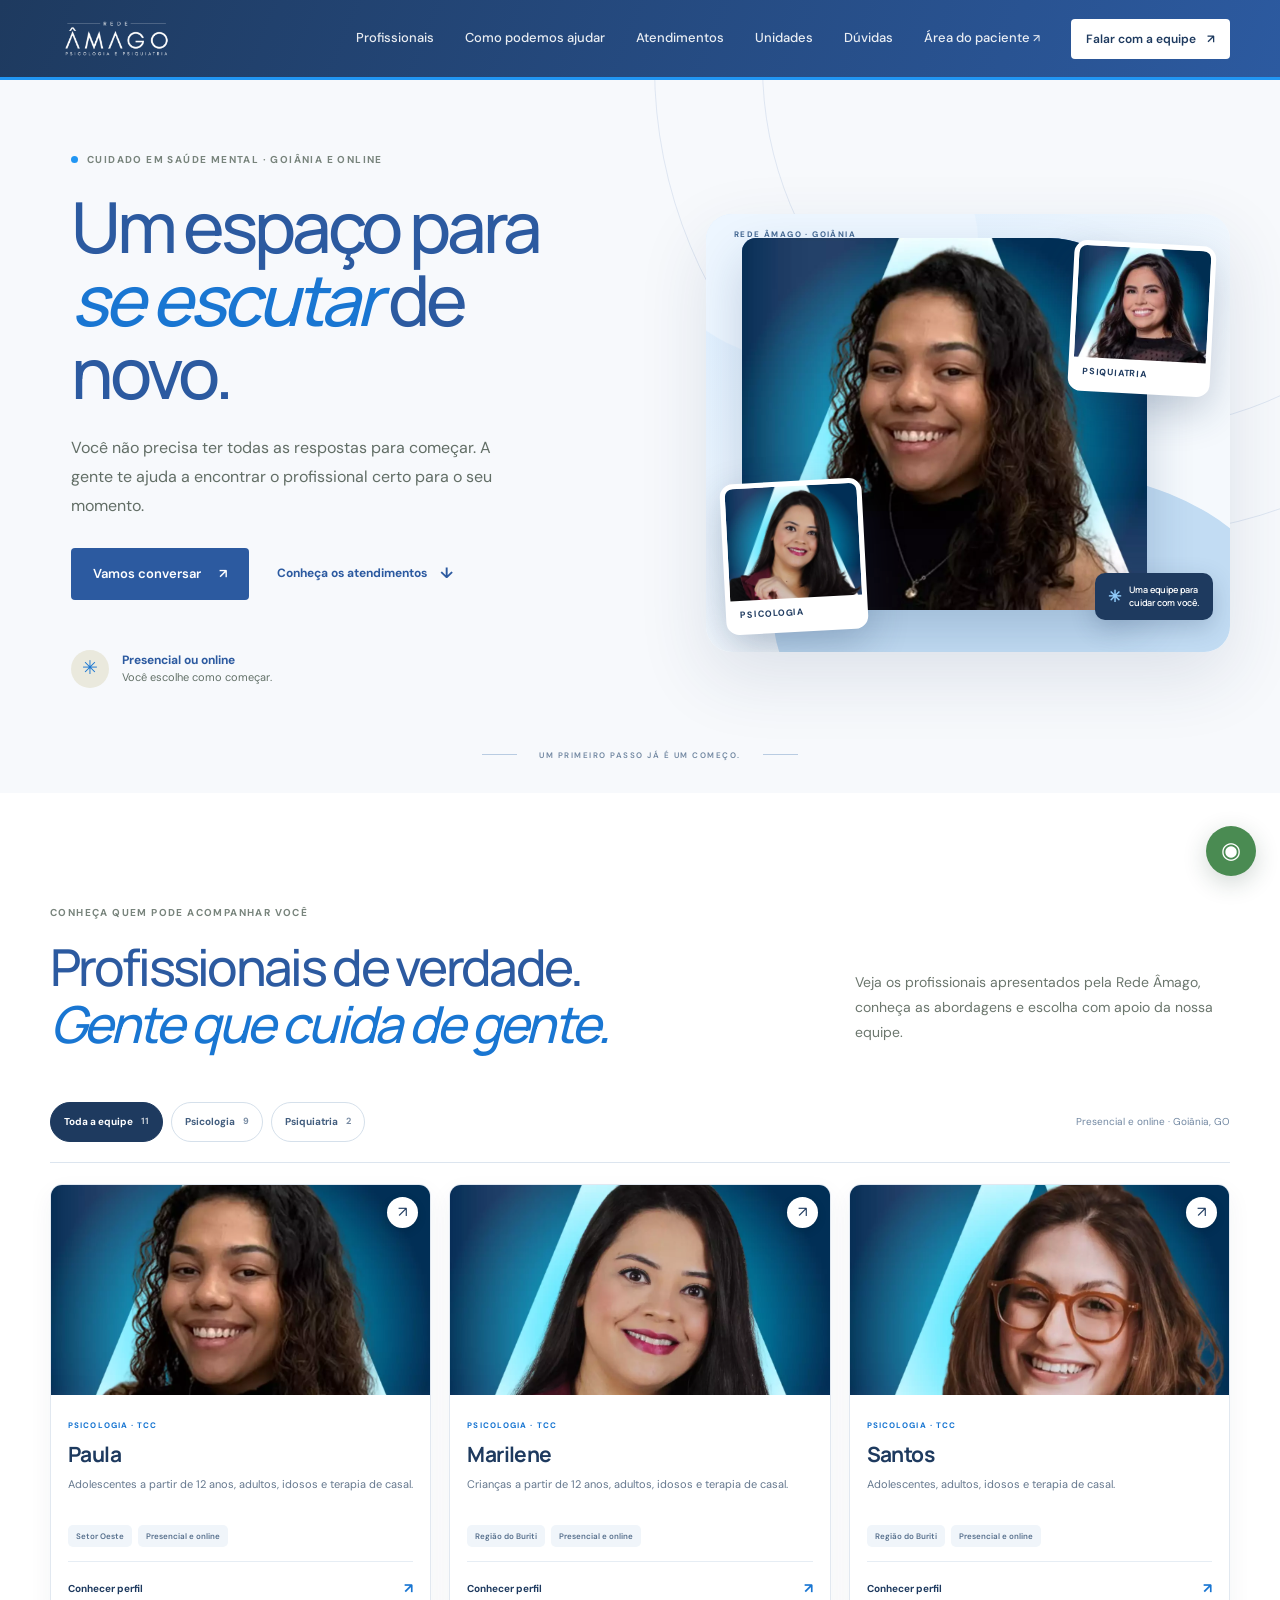
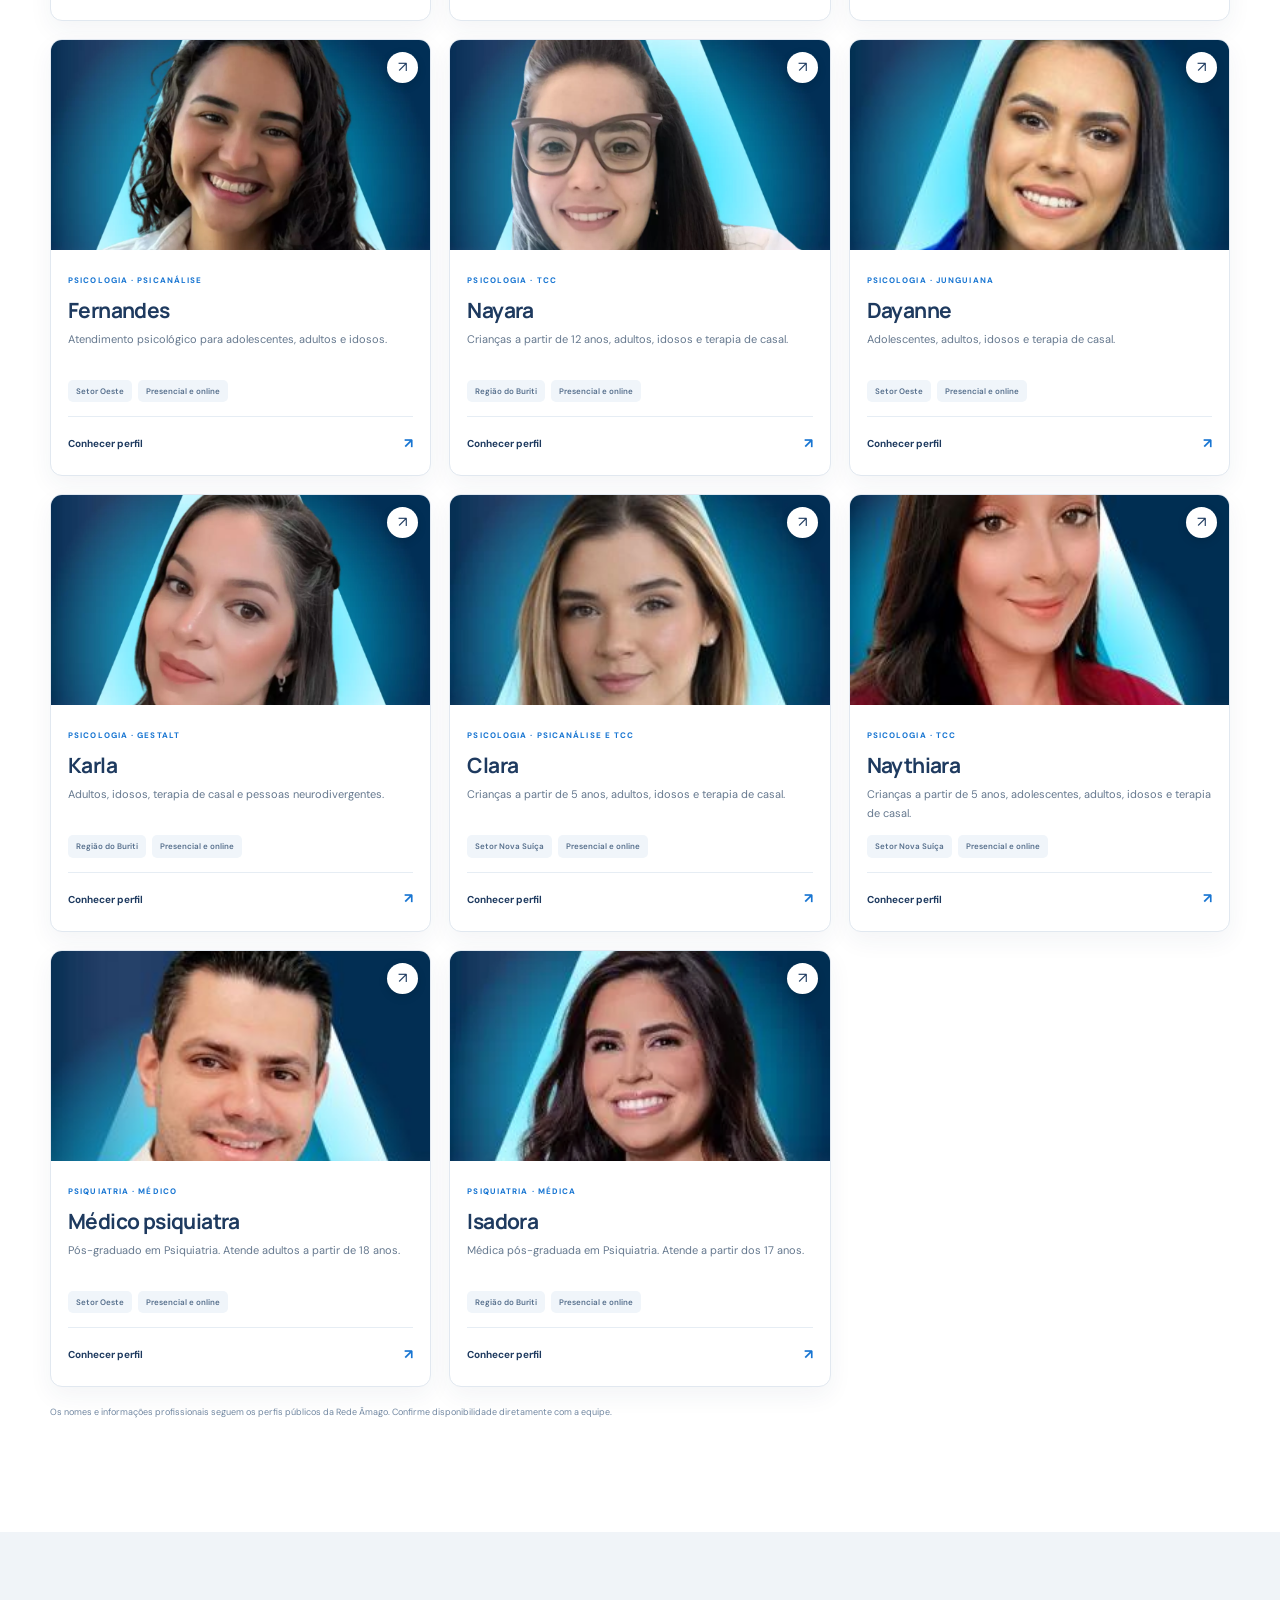
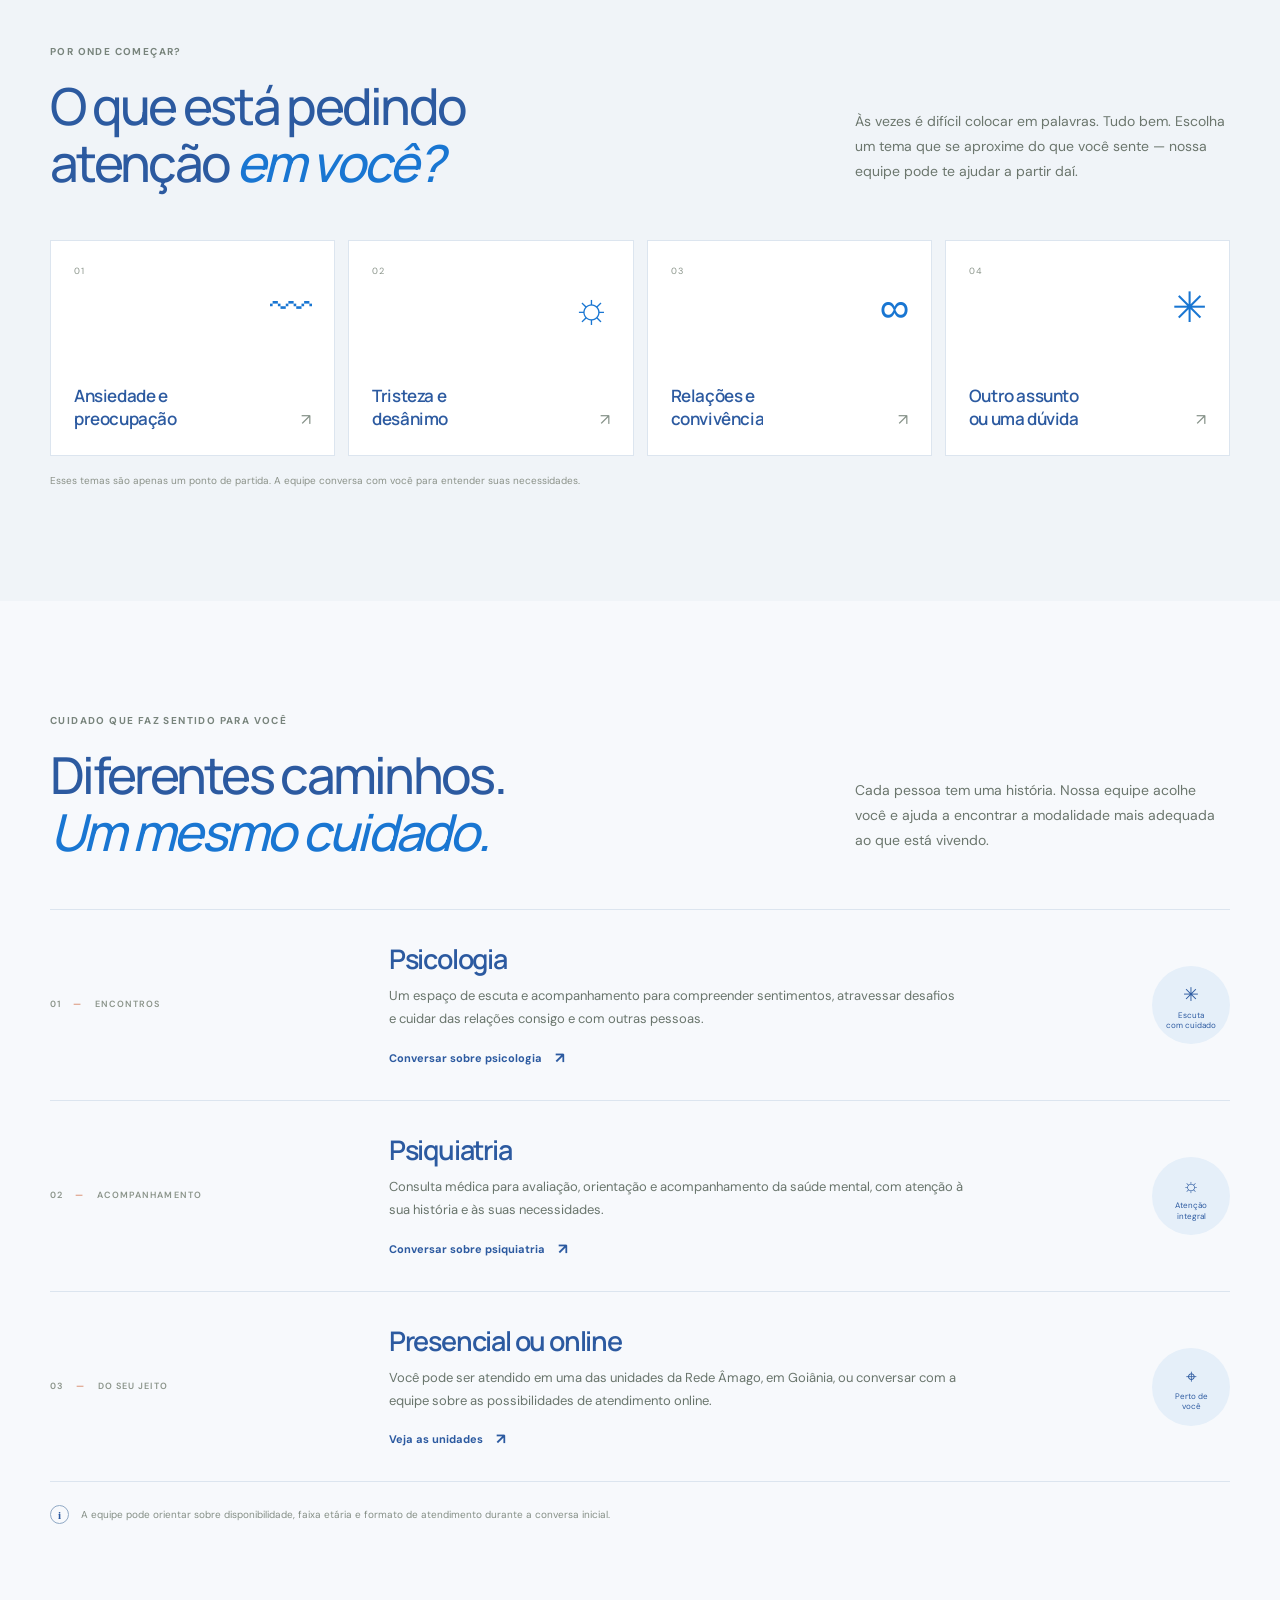
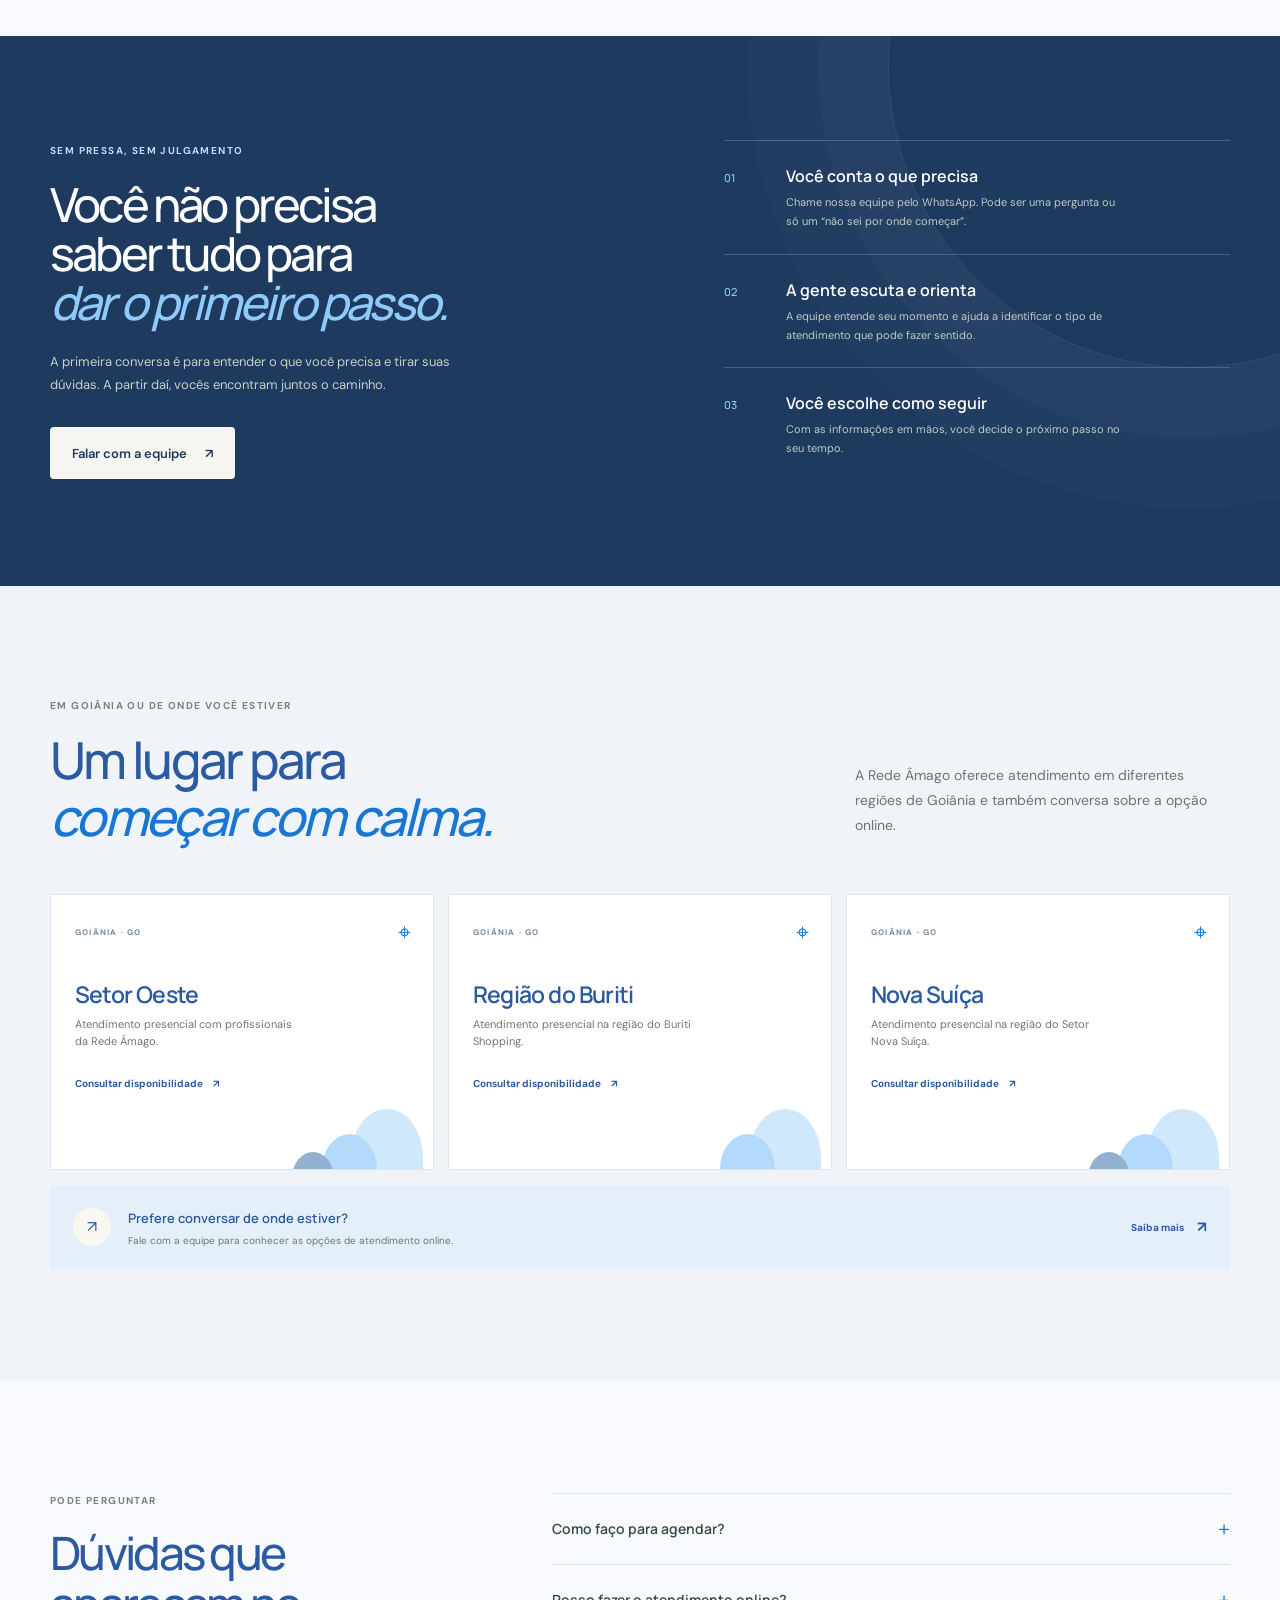
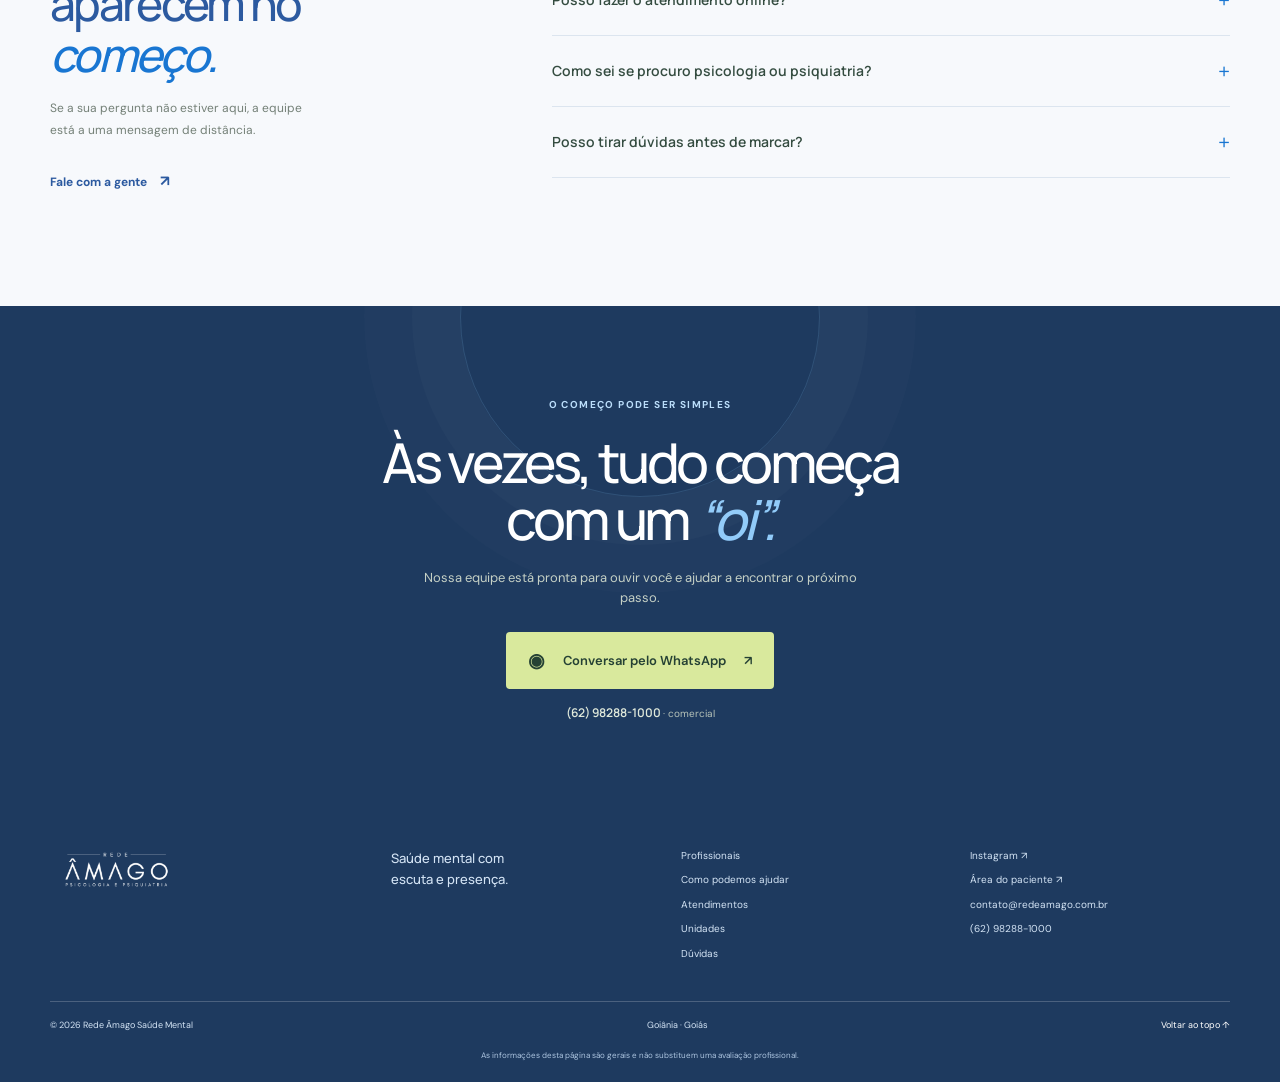
<file: index.html>
<!doctype html>
<html lang="pt-BR">
  <head>
    <meta charset="UTF-8" />
    <meta name="viewport" content="width=device-width, initial-scale=1" />
    <meta name="theme-color" content="#f7f5ef" />
    <meta name="description" content="Conheça psicólogos e psiquiatras da Rede Âmago em Goiânia. Veja perfis, abordagens e regiões de atendimento; converse com a equipe pelo WhatsApp." />
    <title>Rede Âmago | Psicologia e Psiquiatria em Goiânia</title>
    <link rel="preconnect" href="https://fonts.googleapis.com" />
    <link rel="preconnect" href="https://fonts.gstatic.com" crossorigin />
    <link href="https://fonts.googleapis.com/css2?family=DM+Sans:wght@400;500;600;700&family=Manrope:wght@400;500;600;700;800&display=swap" rel="stylesheet" />
    <link rel="stylesheet" href="styles.css" />
    <script src="script.js" defer></script>
  </head>
  <body>
    <a class="skip-link" href="#conteudo">Pular para o conteúdo</a>
    <header class="site-header">
      <div class="container nav-wrap">
        <a class="brand" href="#inicio" aria-label="Rede Âmago, início">
          <img class="brand-logo" src="assets/logo-rede-amago.webp" alt="Rede Âmago" />
        </a>
        <button class="menu-toggle" type="button" aria-expanded="false" aria-controls="site-nav" aria-label="Abrir menu"><span></span><span></span></button>
        <nav id="site-nav" class="site-nav" aria-label="Navegação principal">
          <a href="#profissionais">Profissionais</a>
          <a href="#cuidado">Como podemos ajudar</a>
          <a href="#atendimentos">Atendimentos</a>
          <a href="#unidades">Unidades</a>
          <a href="#duvidas">Dúvidas</a>
          <a class="nav-login" href="https://paciente.redeamago.com.br/" target="_blank" rel="noreferrer">Área do paciente <span aria-hidden="true">↗</span></a>
          <a class="button button-small button-dark nav-cta" href="#agendar">Falar com a equipe <span aria-hidden="true">↗</span></a>
        </nav>
      </div>
    </header>

    <main id="conteudo">
      <section class="hero" id="inicio">
        <div class="hero-orbit orbit-one" aria-hidden="true"></div><div class="hero-orbit orbit-two" aria-hidden="true"></div>
        <div class="container hero-grid">
          <div class="hero-copy">
            <p class="eyebrow"><span class="eyebrow-dot"></span> Cuidado em saúde mental · Goiânia e online</p>
            <h1>Um espaço para<br /><em>se escutar</em> de novo.</h1>
            <p class="hero-lede">Você não precisa ter todas as respostas para começar. A gente te ajuda a encontrar o profissional certo para o seu momento.</p>
            <div class="hero-actions">
              <a class="button button-dark" href="#agendar">Vamos conversar <span aria-hidden="true">↗</span></a>
              <a class="text-link" href="#atendimentos">Conheça os atendimentos <span aria-hidden="true">↓</span></a>
            </div>
            <div class="hero-note"><span class="note-icon" aria-hidden="true">✳</span><span><strong>Presencial ou online</strong><br />Você escolhe como começar.</span></div>
          </div>
          <div class="hero-art" aria-label="Profissionais da equipe Rede Âmago">
            <div class="hero-photo-main"><img src="assets/paula.webp" alt="Psicóloga Paula, profissional da Rede Âmago" fetchpriority="high" /></div>
            <div class="hero-photo-card hero-photo-top"><img src="assets/isadora.webp" alt="Médica Isadora, profissional da Rede Âmago" /><span>Psiquiatria</span></div>
            <div class="hero-photo-card hero-photo-bottom"><img src="assets/marilene.webp" alt="Psicóloga Marilene, profissional da Rede Âmago" /><span>Psicologia</span></div>
            <div class="hero-photo-label"><span class="caption-spark">✳</span><span>Uma equipe para<br />cuidar com você.</span></div>
            <span class="hero-photo-kicker">Rede Âmago · Goiânia</span>
          </div>
        </div>
        <div class="container trust-row"><span class="trust-line"></span><span>Um primeiro passo já é um começo.</span><span class="trust-line"></span></div>
      </section>

      <section class="section professionals-section" id="profissionais">
        <div class="container">
          <div class="section-heading heading-split"><div><p class="eyebrow">Conheça quem pode acompanhar você</p><h2>Profissionais de verdade.<br /><em>Gente que cuida de gente.</em></h2></div><p class="heading-aside">Veja os profissionais apresentados pela Rede Âmago, conheça as abordagens e escolha com apoio da nossa equipe.</p></div>
          <div class="team-toolbar"><div class="team-filters" role="group" aria-label="Filtrar profissionais"><button class="filter-chip is-active" type="button" data-filter="todos" aria-pressed="true">Toda a equipe <span>11</span></button><button class="filter-chip" type="button" data-filter="psicologia" aria-pressed="false">Psicologia <span>9</span></button><button class="filter-chip" type="button" data-filter="psiquiatria" aria-pressed="false">Psiquiatria <span>2</span></button></div><p>Presencial e online · Goiânia, GO</p></div>
          <div class="team-grid">
            <article class="professional-card" data-professional="psicologia"><a class="professional-photo" href="profissionais/paula.html"><img src="assets/paula.webp" alt="Psicóloga Paula" loading="lazy" /><span class="photo-arrow" aria-hidden="true">↗</span></a><div class="professional-info"><span class="professional-type">PSICOLOGIA · TCC</span><h3>Paula</h3><p>Adolescentes a partir de 12 anos, adultos, idosos e terapia de casal.</p><div class="professional-meta"><span>Setor Oeste</span><span>Presencial e online</span></div><a class="professional-link" href="profissionais/paula.html">Conhecer perfil <span>↗</span></a></div></article>
            <article class="professional-card" data-professional="psicologia"><a class="professional-photo" href="profissionais/marilene.html"><img src="assets/marilene.webp" alt="Psicóloga Marilene" loading="lazy" /><span class="photo-arrow" aria-hidden="true">↗</span></a><div class="professional-info"><span class="professional-type">PSICOLOGIA · TCC</span><h3>Marilene</h3><p>Crianças a partir de 12 anos, adultos, idosos e terapia de casal.</p><div class="professional-meta"><span>Região do Buriti</span><span>Presencial e online</span></div><a class="professional-link" href="profissionais/marilene.html">Conhecer perfil <span>↗</span></a></div></article>
            <article class="professional-card" data-professional="psicologia"><a class="professional-photo" href="profissionais/santos.html"><img src="assets/santos.webp" alt="Psicóloga Santos" loading="lazy" /><span class="photo-arrow" aria-hidden="true">↗</span></a><div class="professional-info"><span class="professional-type">PSICOLOGIA · TCC</span><h3>Santos</h3><p>Adolescentes, adultos, idosos e terapia de casal.</p><div class="professional-meta"><span>Região do Buriti</span><span>Presencial e online</span></div><a class="professional-link" href="profissionais/santos.html">Conhecer perfil <span>↗</span></a></div></article>
            <article class="professional-card" data-professional="psicologia"><a class="professional-photo" href="profissionais/fernandes.html"><img src="assets/fernandes.webp" alt="Psicóloga Fernandes" loading="lazy" /><span class="photo-arrow" aria-hidden="true">↗</span></a><div class="professional-info"><span class="professional-type">PSICOLOGIA · PSICANÁLISE</span><h3>Fernandes</h3><p>Atendimento psicológico para adolescentes, adultos e idosos.</p><div class="professional-meta"><span>Setor Oeste</span><span>Presencial e online</span></div><a class="professional-link" href="profissionais/fernandes.html">Conhecer perfil <span>↗</span></a></div></article>
            <article class="professional-card" data-professional="psicologia"><a class="professional-photo" href="profissionais/silva.html"><img src="assets/silva.webp" alt="Psicóloga Silva" loading="lazy" /><span class="photo-arrow" aria-hidden="true">↗</span></a><div class="professional-info"><span class="professional-type">PSICOLOGIA · TCC</span><h3>Nayara</h3><p>Crianças a partir de 12 anos, adultos, idosos e terapia de casal.</p><div class="professional-meta"><span>Região do Buriti</span><span>Presencial e online</span></div><a class="professional-link" href="profissionais/silva.html">Conhecer perfil <span>↗</span></a></div></article>
            <article class="professional-card" data-professional="psicologia"><a class="professional-photo" href="profissionais/dayanne.html"><img src="assets/diniz.jpg" alt="Psicóloga Dayanne" loading="lazy" /><span class="photo-arrow" aria-hidden="true">↗</span></a><div class="professional-info"><span class="professional-type">PSICOLOGIA · JUNGUIANA</span><h3>Dayanne</h3><p>Adolescentes, adultos, idosos e terapia de casal.</p><div class="professional-meta"><span>Setor Oeste</span><span>Presencial e online</span></div><a class="professional-link" href="profissionais/dayanne.html">Conhecer perfil <span>↗</span></a></div></article>
            <article class="professional-card" data-professional="psicologia"><a class="professional-photo" href="profissionais/karla.html"><img src="assets/queiroz.webp" alt="Psicóloga Karla" loading="lazy" /><span class="photo-arrow" aria-hidden="true">↗</span></a><div class="professional-info"><span class="professional-type">PSICOLOGIA · GESTALT</span><h3>Karla</h3><p>Adultos, idosos, terapia de casal e pessoas neurodivergentes.</p><div class="professional-meta"><span>Região do Buriti</span><span>Presencial e online</span></div><a class="professional-link" href="profissionais/karla.html">Conhecer perfil <span>↗</span></a></div></article>
            <article class="professional-card" data-professional="psicologia"><a class="professional-photo" href="profissionais/clara.html"><img src="assets/oliveira.webp" alt="Psicóloga Clara" loading="lazy" /><span class="photo-arrow" aria-hidden="true">↗</span></a><div class="professional-info"><span class="professional-type">PSICOLOGIA · PSICANÁLISE E TCC</span><h3>Clara</h3><p>Crianças a partir de 5 anos, adultos, idosos e terapia de casal.</p><div class="professional-meta"><span>Setor Nova Suíça</span><span>Presencial e online</span></div><a class="professional-link" href="profissionais/clara.html">Conhecer perfil <span>↗</span></a></div></article>
            <article class="professional-card" data-professional="psicologia"><a class="professional-photo" href="profissionais/naythiara.html"><img src="assets/rosa.jpg" alt="Psicóloga Naythiara" loading="lazy" /><span class="photo-arrow" aria-hidden="true">↗</span></a><div class="professional-info"><span class="professional-type">PSICOLOGIA · TCC</span><h3>Naythiara</h3><p>Crianças a partir de 5 anos, adolescentes, adultos, idosos e terapia de casal.</p><div class="professional-meta"><span>Setor Nova Suíça</span><span>Presencial e online</span></div><a class="professional-link" href="profissionais/naythiara.html">Conhecer perfil <span>↗</span></a></div></article>
            <article class="professional-card" data-professional="psiquiatria"><a class="professional-photo" href="profissionais/medico-psiquiatria.html"><img src="assets/psiquiatra-setor-oeste.jpg" alt="Médico da equipe de psiquiatria da Rede Âmago" loading="lazy" /><span class="photo-arrow" aria-hidden="true">↗</span></a><div class="professional-info"><span class="professional-type">PSIQUIATRIA · MÉDICO</span><h3>Médico psiquiatra</h3><p>Pós-graduado em Psiquiatria. Atende adultos a partir de 18 anos.</p><div class="professional-meta"><span>Setor Oeste</span><span>Presencial e online</span></div><a class="professional-link" href="profissionais/medico-psiquiatria.html">Conhecer perfil <span>↗</span></a></div></article>
            <article class="professional-card" data-professional="psiquiatria"><a class="professional-photo" href="profissionais/isadora.html"><img src="assets/isadora.webp" alt="Médica Isadora, profissional da equipe de psiquiatria" loading="lazy" /><span class="photo-arrow" aria-hidden="true">↗</span></a><div class="professional-info"><span class="professional-type">PSIQUIATRIA · MÉDICA</span><h3>Isadora</h3><p>Médica pós-graduada em Psiquiatria. Atende a partir dos 17 anos.</p><div class="professional-meta"><span>Região do Buriti</span><span>Presencial e online</span></div><a class="professional-link" href="profissionais/isadora.html">Conhecer perfil <span>↗</span></a></div></article>
          </div>
          <p class="team-footnote">Os nomes e informações profissionais seguem os perfis públicos da Rede Âmago. Confirme disponibilidade diretamente com a equipe.</p>
        </div>
      </section>

      <section class="section care-section" id="cuidado">
        <div class="container">
          <div class="section-heading heading-split"><div><p class="eyebrow">Por onde começar?</p><h2>O que está pedindo<br />atenção <em>em você?</em></h2></div><p class="heading-aside">Às vezes é difícil colocar em palavras. Tudo bem. Escolha um tema que se aproxime do que você sente — nossa equipe pode te ajudar a partir daí.</p></div>
          <div class="topic-grid" role="group" aria-label="Selecione um tema para iniciar a conversa">
            <button class="topic-card" type="button" data-topic="ansiedade"><span class="topic-number">01</span><span class="topic-symbol symbol-1" aria-hidden="true">〰</span><span class="topic-title">Ansiedade e<br />preocupação</span><span class="topic-arrow" aria-hidden="true">↗</span></button>
            <button class="topic-card" type="button" data-topic="tristeza"><span class="topic-number">02</span><span class="topic-symbol symbol-2" aria-hidden="true">☼</span><span class="topic-title">Tristeza e<br />desânimo</span><span class="topic-arrow" aria-hidden="true">↗</span></button>
            <button class="topic-card" type="button" data-topic="relacionamentos"><span class="topic-number">03</span><span class="topic-symbol symbol-3" aria-hidden="true">∞</span><span class="topic-title">Relações e<br />convivência</span><span class="topic-arrow" aria-hidden="true">↗</span></button>
            <button class="topic-card topic-card-other" type="button" data-topic="outro assunto"><span class="topic-number">04</span><span class="topic-symbol symbol-4" aria-hidden="true">✳</span><span class="topic-title">Outro assunto<br />ou uma dúvida</span><span class="topic-arrow" aria-hidden="true">↗</span></button>
          </div>
          <p class="topic-disclaimer">Esses temas são apenas um ponto de partida. A equipe conversa com você para entender suas necessidades.</p>
        </div>
      </section>

      <section class="section services-section" id="atendimentos">
        <div class="container">
          <div class="section-heading heading-split"><div><p class="eyebrow">Cuidado que faz sentido para você</p><h2>Diferentes caminhos.<br /><em>Um mesmo cuidado.</em></h2></div><p class="heading-aside">Cada pessoa tem uma história. Nossa equipe acolhe você e ajuda a encontrar a modalidade mais adequada ao que está vivendo.</p></div>
          <div class="service-list">
            <article class="service-item"><div class="service-index">01 <span>—</span> ENCONTROS</div><div class="service-main"><h3>Psicologia</h3><p>Um espaço de escuta e acompanhamento para compreender sentimentos, atravessar desafios e cuidar das relações consigo e com outras pessoas.</p><a class="text-link" href="#agendar" data-message="Olá! Gostaria de saber mais sobre atendimento psicológico.">Conversar sobre psicologia <span aria-hidden="true">↗</span></a></div><div class="service-badge badge-green"><span aria-hidden="true">✳</span><small>Escuta<br />com cuidado</small></div></article>
            <article class="service-item"><div class="service-index">02 <span>—</span> ACOMPANHAMENTO</div><div class="service-main"><h3>Psiquiatria</h3><p>Consulta médica para avaliação, orientação e acompanhamento da saúde mental, com atenção à sua história e às suas necessidades.</p><a class="text-link" href="#agendar" data-message="Olá! Gostaria de saber mais sobre atendimento psiquiátrico.">Conversar sobre psiquiatria <span aria-hidden="true">↗</span></a></div><div class="service-badge badge-peach"><span aria-hidden="true">☼</span><small>Atenção<br />integral</small></div></article>
            <article class="service-item"><div class="service-index">03 <span>—</span> DO SEU JEITO</div><div class="service-main"><h3>Presencial ou online</h3><p>Você pode ser atendido em uma das unidades da Rede Âmago, em Goiânia, ou conversar com a equipe sobre as possibilidades de atendimento online.</p><a class="text-link" href="#unidades">Veja as unidades <span aria-hidden="true">↗</span></a></div><div class="service-badge badge-blue"><span aria-hidden="true">⌖</span><small>Perto de<br />você</small></div></article>
          </div>
          <div class="care-note"><span aria-hidden="true">i</span><p>A equipe pode orientar sobre disponibilidade, faixa etária e formato de atendimento durante a conversa inicial.</p></div>
        </div>
      </section>

      <section class="journey-section">
        <div class="container journey-grid">
          <div class="journey-intro"><p class="eyebrow eyebrow-light">Sem pressa, sem julgamento</p><h2>Você não precisa<br />saber tudo para<br /><em>dar o primeiro passo.</em></h2><p>A primeira conversa é para entender o que você precisa e tirar suas dúvidas. A partir daí, vocês encontram juntos o caminho.</p><a class="button button-light" href="#agendar">Falar com a equipe <span aria-hidden="true">↗</span></a></div>
          <div class="journey-steps"><article class="step"><span class="step-no">01</span><div><h3>Você conta o que precisa</h3><p>Chame nossa equipe pelo WhatsApp. Pode ser uma pergunta ou só um “não sei por onde começar”.</p></div><span class="step-line"></span></article><article class="step"><span class="step-no">02</span><div><h3>A gente escuta e orienta</h3><p>A equipe entende seu momento e ajuda a identificar o tipo de atendimento que pode fazer sentido.</p></div><span class="step-line"></span></article><article class="step"><span class="step-no">03</span><div><h3>Você escolhe como seguir</h3><p>Com as informações em mãos, você decide o próximo passo no seu tempo.</p></div></article></div>
        </div>
      </section>

      <section class="section locations-section" id="unidades">
        <div class="container">
          <div class="section-heading heading-split"><div><p class="eyebrow">Em Goiânia ou de onde você estiver</p><h2>Um lugar para<br /><em>começar com calma.</em></h2></div><p class="heading-aside">A Rede Âmago oferece atendimento em diferentes regiões de Goiânia e também conversa sobre a opção online.</p></div>
          <div class="location-grid">
            <article class="location-card location-main"><span class="location-tag">GOIÂNIA · GO</span><span class="location-icon" aria-hidden="true">⌖</span><h3>Setor Oeste</h3><p>Atendimento presencial com profissionais da Rede Âmago.</p><a href="#agendar" class="location-link" data-message="Olá! Gostaria de informações sobre atendimento no Setor Oeste.">Consultar disponibilidade <span aria-hidden="true">↗</span></a><div class="location-art art-west" aria-hidden="true"><span></span><span></span><span></span></div></article>
            <article class="location-card"><span class="location-tag">GOIÂNIA · GO</span><span class="location-icon" aria-hidden="true">⌖</span><h3>Região do Buriti</h3><p>Atendimento presencial na região do Buriti Shopping.</p><a href="#agendar" class="location-link" data-message="Olá! Gostaria de informações sobre atendimento na região do Buriti Shopping.">Consultar disponibilidade <span aria-hidden="true">↗</span></a><div class="location-art art-buriti" aria-hidden="true"><span></span><span></span></div></article>
            <article class="location-card"><span class="location-tag">GOIÂNIA · GO</span><span class="location-icon" aria-hidden="true">⌖</span><h3>Nova Suíça</h3><p>Atendimento presencial na região do Setor Nova Suíça.</p><a href="#agendar" class="location-link" data-message="Olá! Gostaria de informações sobre atendimento na região do Setor Nova Suíça.">Consultar disponibilidade <span aria-hidden="true">↗</span></a><div class="location-art art-switzerland" aria-hidden="true"><span></span><span></span><span></span></div></article>
          </div>
          <div class="online-strip"><span class="online-orb" aria-hidden="true">↗</span><div><strong>Prefere conversar de onde estiver?</strong><p>Fale com a equipe para conhecer as opções de atendimento online.</p></div><a class="text-link" href="#agendar" data-message="Olá! Gostaria de saber sobre atendimento online.">Saiba mais <span aria-hidden="true">↗</span></a></div>
        </div>
      </section>

      <section class="faq-section section" id="duvidas">
        <div class="container faq-grid"><div class="faq-intro"><p class="eyebrow">Pode perguntar</p><h2>Dúvidas que<br />aparecem no<br /><em>começo.</em></h2><p>Se a sua pergunta não estiver aqui, a equipe está a uma mensagem de distância.</p><a class="text-link" href="#agendar">Fale com a gente <span aria-hidden="true">↗</span></a></div>
          <div class="faq-list"><details><summary>Como faço para agendar? <span aria-hidden="true">+</span></summary><p>Entre em contato pelo WhatsApp. A equipe vai ouvir o que você procura, responder às suas dúvidas e orientar sobre os próximos passos.</p></details><details><summary>Posso fazer o atendimento online? <span aria-hidden="true">+</span></summary><p>A Rede Âmago informa que oferece atendimento presencial e online. Fale com a equipe para confirmar disponibilidade e entender como funciona para você.</p></details><details><summary>Como sei se procuro psicologia ou psiquiatria? <span aria-hidden="true">+</span></summary><p>Você não precisa decidir sozinho. Conte à equipe o que está vivendo, e ela pode explicar as diferenças e ajudar a direcionar sua busca.</p></details><details><summary>Posso tirar dúvidas antes de marcar? <span aria-hidden="true">+</span></summary><p>Sim. O primeiro contato também serve para entender o atendimento, as unidades e as opções disponíveis.</p></details></div>
        </div>
      </section>

      <section class="contact-section" id="agendar"><div class="container contact-inner"><div class="contact-sun" aria-hidden="true"></div><p class="eyebrow eyebrow-light">O começo pode ser simples</p><h2>Às vezes, tudo começa<br />com um <em>“oi”.</em></h2><p class="contact-copy">Nossa equipe está pronta para ouvir você e ajudar a encontrar o próximo passo.</p><a class="button button-lime" id="main-whatsapp" href="https://wa.me/5562982881000?text=Ol%C3%A1%21%20Gostaria%20de%20saber%20mais%20sobre%20os%20atendimentos%20da%20Rede%20%C3%82mago." target="_blank" rel="noreferrer"><span class="whatsapp-icon" aria-hidden="true">◉</span> Conversar pelo WhatsApp <span aria-hidden="true">↗</span></a><p class="contact-phone">(62) 98288-1000 <span>· comercial</span></p></div></section>
    </main>

    <footer class="site-footer"><div class="container footer-top"><a class="brand brand-footer" href="#inicio"><img class="brand-logo" src="assets/logo-rede-amago.webp" alt="Rede Âmago" /></a><p>Saúde mental com<br />escuta e presença.</p><div class="footer-links"><a href="#profissionais">Profissionais</a><a href="#cuidado">Como podemos ajudar</a><a href="#atendimentos">Atendimentos</a><a href="#unidades">Unidades</a><a href="#duvidas">Dúvidas</a></div><div class="footer-links"><a href="https://www.instagram.com/rede.amago/" target="_blank" rel="noreferrer">Instagram ↗</a><a href="https://paciente.redeamago.com.br/" target="_blank" rel="noreferrer">Área do paciente ↗</a><a href="mailto:contato@redeamago.com.br">contato@redeamago.com.br</a><a href="tel:+5562982881000">(62) 98288-1000</a></div></div><div class="container footer-bottom"><span>© 2026 Rede Âmago Saúde Mental</span><span>Goiânia · Goiás</span><a href="#inicio">Voltar ao topo ↑</a></div><p class="footer-disclaimer">As informações desta página são gerais e não substituem uma avaliação profissional.</p></footer>
    <a class="floating-whatsapp" href="https://wa.me/5562982881000?text=Ol%C3%A1%21%20Gostaria%20de%20saber%20mais%20sobre%20os%20atendimentos%20da%20Rede%20%C3%82mago." aria-label="Conversar com a Rede Âmago pelo WhatsApp" target="_blank" rel="noreferrer"><span aria-hidden="true">◉</span></a>
  </body>
</html>
</file>
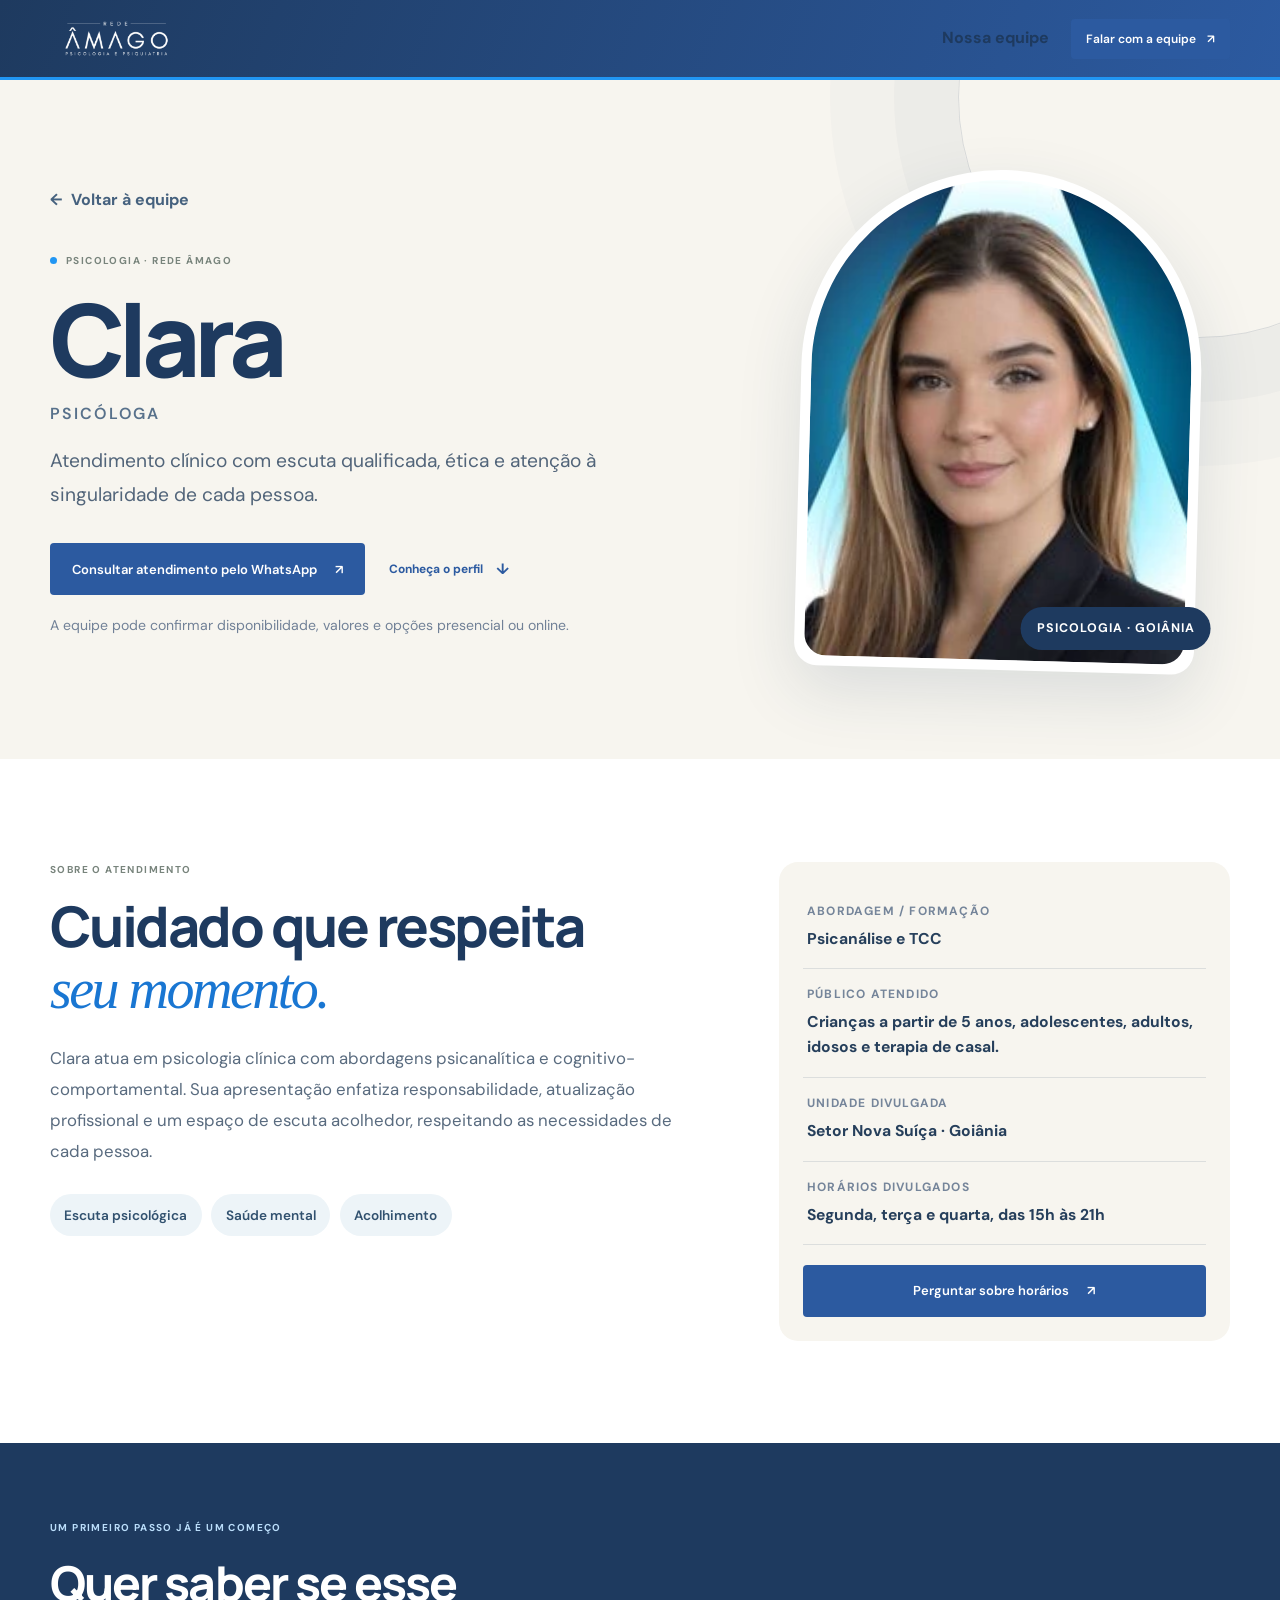
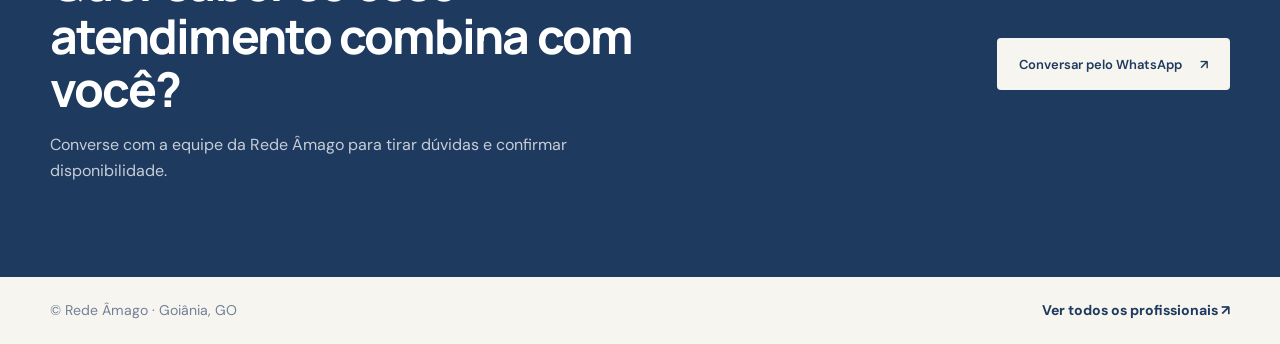
<file: profissionais/clara.html>
<!doctype html>
<html lang="pt-BR">
  <head>
    <meta charset="UTF-8" />
    <meta name="viewport" content="width=device-width, initial-scale=1" />
    <meta name="theme-color" content="#f7f5ef" />
    <meta name="description" content="Psicóloga Clara na Rede Âmago, em Goiânia. Conheça abordagem, público atendido e horários divulgados." />
    <title>Clara | Rede Âmago — Psicologia em Goiânia</title>
    <link rel="preconnect" href="https://fonts.googleapis.com" />
    <link rel="preconnect" href="https://fonts.gstatic.com" crossorigin />
    <link href="https://fonts.googleapis.com/css2?family=DM+Sans:wght@400;500;600;700&family=Manrope:wght@400;500;600;700;800&display=swap" rel="stylesheet" />
    <link rel="stylesheet" href="../styles.css" />
    <link rel="stylesheet" href="../professional-page.css" />
  </head>
  <body class="profile-page">
    <a class="skip-link" href="#conteudo">Pular para o conteúdo</a>
    <header class="site-header">
      <div class="container nav-wrap">
        <a class="brand" href="../index.html" aria-label="Rede Âmago, início"><img class="brand-logo" src="../assets/logo-rede-amago.webp" alt="Rede Âmago" /></a>
        <nav class="profile-nav" aria-label="Navegação principal"><a href="../index.html#profissionais">Nossa equipe</a><a class="button button-small button-dark" href="https://wa.me/5562982881000?text=Ol%C3%A1!%20Gostaria%20de%20informa%C3%A7%C3%B5es%20sobre%20atendimento%20com%20Clara." target="_blank" rel="noopener noreferrer">Falar com a equipe <span aria-hidden="true">↗</span></a></nav>
      </div>
    </header>
    <main id="conteudo">
      <section class="profile-hero">
        <div class="container profile-hero-grid">
          <div class="profile-copy">
            <a class="profile-back" href="../index.html#profissionais"><span aria-hidden="true">←</span> Voltar à equipe</a>
            <p class="eyebrow"><span class="eyebrow-dot"></span> Psicologia · Rede Âmago</p>
            <h1>Clara<span class="profile-role">Psicóloga</span></h1>
            <p class="profile-summary">Atendimento clínico com escuta qualificada, ética e atenção à singularidade de cada pessoa.</p>
            <div class="profile-actions"><a class="button button-dark" href="https://wa.me/5562982881000?text=Ol%C3%A1!%20Gostaria%20de%20informa%C3%A7%C3%B5es%20sobre%20atendimento%20com%20Clara." target="_blank" rel="noopener noreferrer">Consultar atendimento pelo WhatsApp <span aria-hidden="true">↗</span></a><a class="text-link" href="#sobre">Conheça o perfil <span aria-hidden="true">↓</span></a></div>
            <p class="profile-contact-note">A equipe pode confirmar disponibilidade, valores e opções presencial ou online.</p>
          </div>
          <div class="profile-portrait-wrap"><img class="profile-portrait" src="../assets/oliveira.webp" alt="Psicóloga Clara, profissional da Rede Âmago" /><span class="profile-portrait-caption">Psicologia · Goiânia</span></div>
        </div>
      </section>
      <section class="profile-details section" id="sobre">
        <div class="container profile-detail-grid">
          <div class="profile-about"><p class="eyebrow">Sobre o atendimento</p><h2>Cuidado que respeita <em>seu momento.</em></h2><p>Clara atua em psicologia clínica com abordagens psicanalítica e cognitivo-comportamental. Sua apresentação enfatiza responsabilidade, atualização profissional e um espaço de escuta acolhedor, respeitando as necessidades de cada pessoa.</p><div class="profile-tags" aria-label="Temas e áreas de atuação"><span>Escuta psicológica</span><span>Saúde mental</span><span>Acolhimento</span></div></div>
          <aside class="profile-facts" aria-label="Informações do atendimento">
            <div class="profile-fact"><span class="fact-label">Abordagem / formação</span><strong>Psicanálise e TCC</strong></div>
            <div class="profile-fact"><span class="fact-label">Público atendido</span><strong>Crianças a partir de 5 anos, adolescentes, adultos, idosos e terapia de casal.</strong></div>
            <div class="profile-fact"><span class="fact-label">Unidade divulgada</span><strong>Setor Nova Suíça · Goiânia</strong></div>
            <div class="profile-fact"><span class="fact-label">Horários divulgados</span><strong>Segunda, terça e quarta, das 15h às 21h</strong></div>
            <a class="button button-dark profile-fact-button" href="https://wa.me/5562982881000?text=Ol%C3%A1!%20Gostaria%20de%20informa%C3%A7%C3%B5es%20sobre%20atendimento%20com%20Clara." target="_blank" rel="noopener noreferrer">Perguntar sobre horários <span aria-hidden="true">↗</span></a>
          </aside>
        </div>
      </section>
      <section class="profile-next"><div class="container profile-next-inner"><div><p class="eyebrow eyebrow-light">Um primeiro passo já é um começo</p><h2>Quer saber se esse atendimento combina com você?</h2><p>Converse com a equipe da Rede Âmago para tirar dúvidas e confirmar disponibilidade.</p></div><a class="button button-light" href="https://wa.me/5562982881000?text=Ol%C3%A1!%20Gostaria%20de%20informa%C3%A7%C3%B5es%20sobre%20atendimento%20com%20Clara." target="_blank" rel="noopener noreferrer">Conversar pelo WhatsApp <span aria-hidden="true">↗</span></a></div></section>
    </main>
    <footer class="profile-footer"><div class="container"><span>© Rede Âmago · Goiânia, GO</span><a href="../index.html#profissionais">Ver todos os profissionais <span aria-hidden="true">↗</span></a></div></footer>
  </body>
</html>
</file>
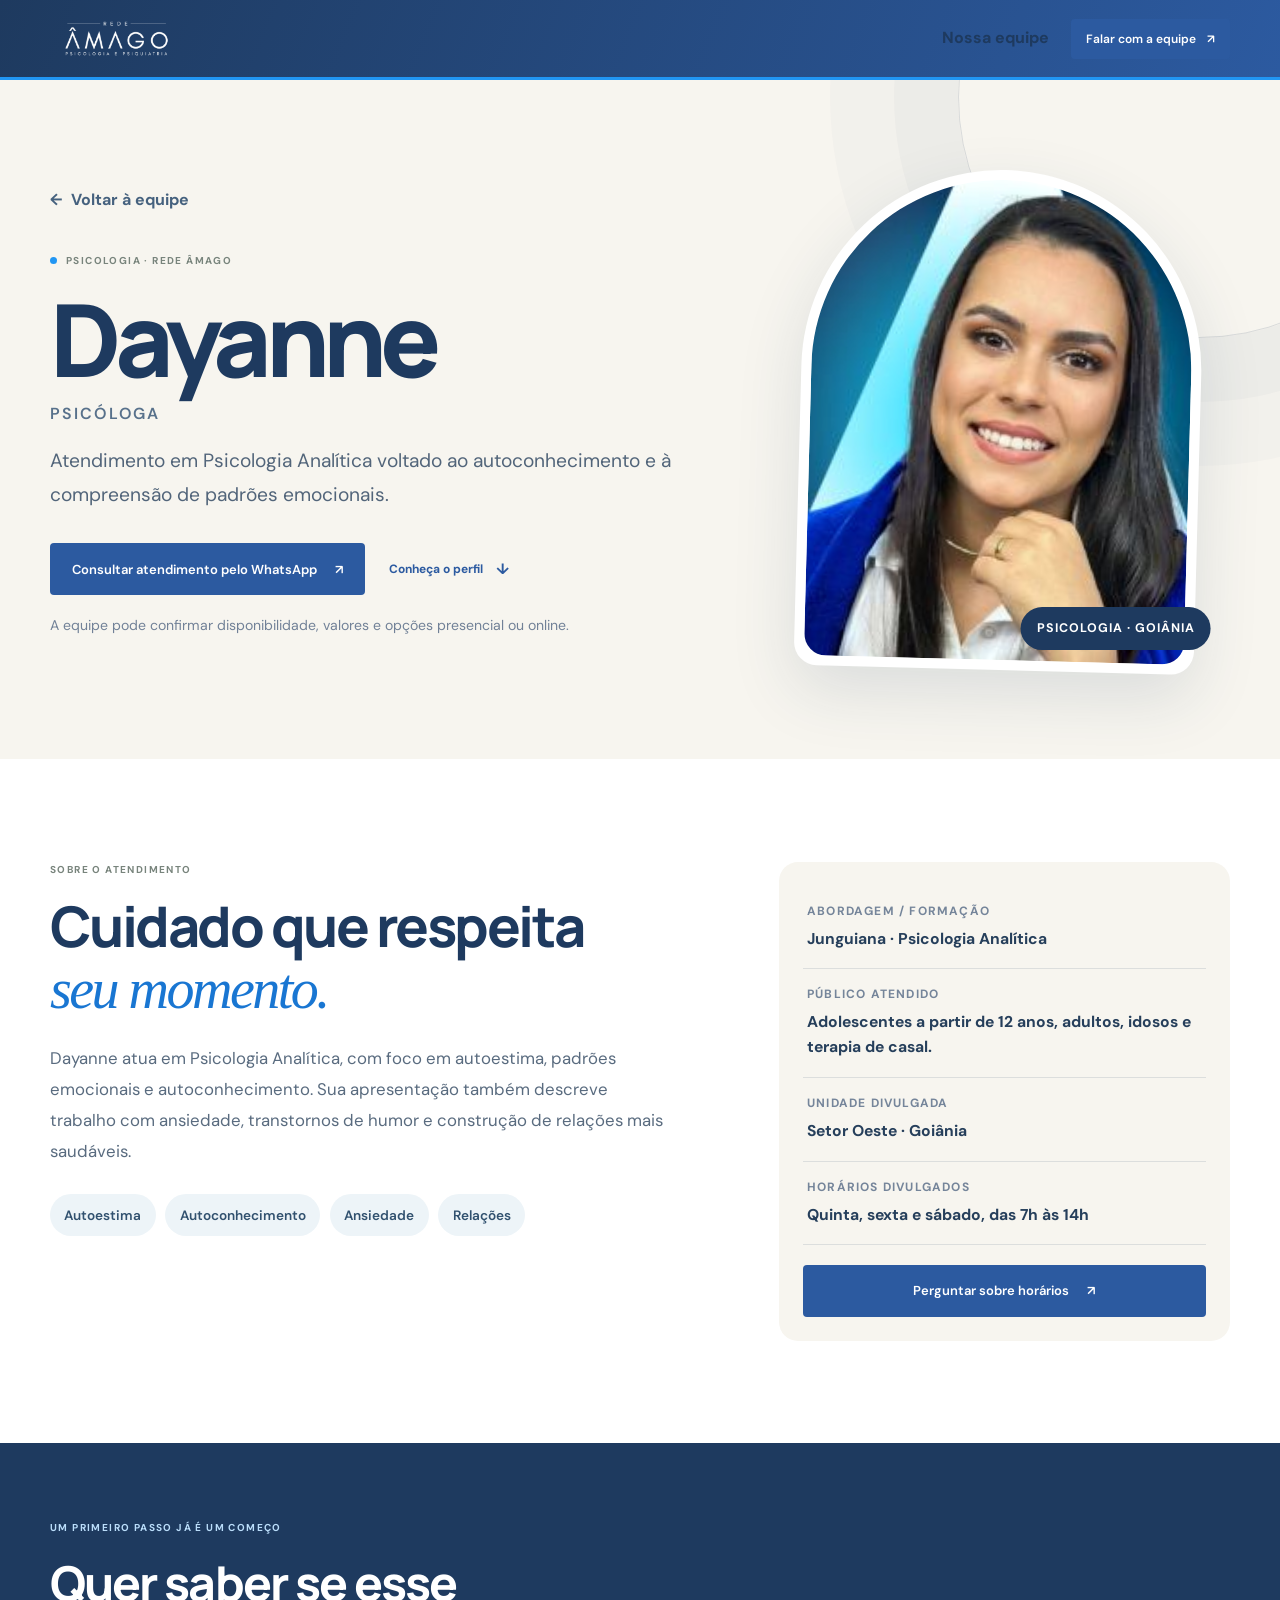
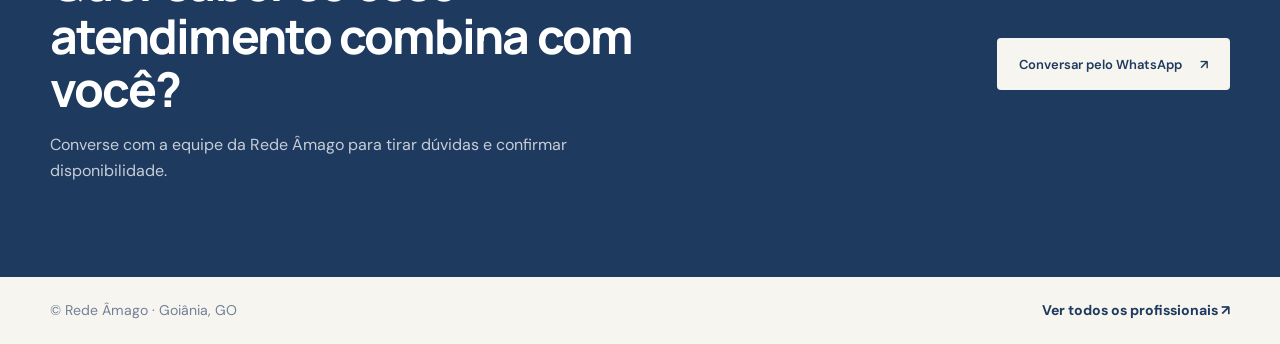
<file: profissionais/dayanne.html>
<!doctype html>
<html lang="pt-BR">
  <head>
    <meta charset="UTF-8" />
    <meta name="viewport" content="width=device-width, initial-scale=1" />
    <meta name="theme-color" content="#f7f5ef" />
    <meta name="description" content="Psicóloga Dayanne na Rede Âmago, em Goiânia. Conheça abordagem, público atendido e horários divulgados." />
    <title>Dayanne | Rede Âmago — Psicologia em Goiânia</title>
    <link rel="preconnect" href="https://fonts.googleapis.com" />
    <link rel="preconnect" href="https://fonts.gstatic.com" crossorigin />
    <link href="https://fonts.googleapis.com/css2?family=DM+Sans:wght@400;500;600;700&family=Manrope:wght@400;500;600;700;800&display=swap" rel="stylesheet" />
    <link rel="stylesheet" href="../styles.css" />
    <link rel="stylesheet" href="../professional-page.css" />
  </head>
  <body class="profile-page">
    <a class="skip-link" href="#conteudo">Pular para o conteúdo</a>
    <header class="site-header">
      <div class="container nav-wrap">
        <a class="brand" href="../index.html" aria-label="Rede Âmago, início"><img class="brand-logo" src="../assets/logo-rede-amago.webp" alt="Rede Âmago" /></a>
        <nav class="profile-nav" aria-label="Navegação principal"><a href="../index.html#profissionais">Nossa equipe</a><a class="button button-small button-dark" href="https://wa.me/5562982881000?text=Ol%C3%A1!%20Gostaria%20de%20informa%C3%A7%C3%B5es%20sobre%20atendimento%20com%20Dayanne." target="_blank" rel="noopener noreferrer">Falar com a equipe <span aria-hidden="true">↗</span></a></nav>
      </div>
    </header>
    <main id="conteudo">
      <section class="profile-hero">
        <div class="container profile-hero-grid">
          <div class="profile-copy">
            <a class="profile-back" href="../index.html#profissionais"><span aria-hidden="true">←</span> Voltar à equipe</a>
            <p class="eyebrow"><span class="eyebrow-dot"></span> Psicologia · Rede Âmago</p>
            <h1>Dayanne<span class="profile-role">Psicóloga</span></h1>
            <p class="profile-summary">Atendimento em Psicologia Analítica voltado ao autoconhecimento e à compreensão de padrões emocionais.</p>
            <div class="profile-actions"><a class="button button-dark" href="https://wa.me/5562982881000?text=Ol%C3%A1!%20Gostaria%20de%20informa%C3%A7%C3%B5es%20sobre%20atendimento%20com%20Dayanne." target="_blank" rel="noopener noreferrer">Consultar atendimento pelo WhatsApp <span aria-hidden="true">↗</span></a><a class="text-link" href="#sobre">Conheça o perfil <span aria-hidden="true">↓</span></a></div>
            <p class="profile-contact-note">A equipe pode confirmar disponibilidade, valores e opções presencial ou online.</p>
          </div>
          <div class="profile-portrait-wrap"><img class="profile-portrait" src="../assets/diniz.jpg" alt="Psicóloga Dayanne, profissional da Rede Âmago" /><span class="profile-portrait-caption">Psicologia · Goiânia</span></div>
        </div>
      </section>
      <section class="profile-details section" id="sobre">
        <div class="container profile-detail-grid">
          <div class="profile-about"><p class="eyebrow">Sobre o atendimento</p><h2>Cuidado que respeita <em>seu momento.</em></h2><p>Dayanne atua em Psicologia Analítica, com foco em autoestima, padrões emocionais e autoconhecimento. Sua apresentação também descreve trabalho com ansiedade, transtornos de humor e construção de relações mais saudáveis.</p><div class="profile-tags" aria-label="Temas e áreas de atuação"><span>Autoestima</span><span>Autoconhecimento</span><span>Ansiedade</span><span>Relações</span></div></div>
          <aside class="profile-facts" aria-label="Informações do atendimento">
            <div class="profile-fact"><span class="fact-label">Abordagem / formação</span><strong>Junguiana · Psicologia Analítica</strong></div>
            <div class="profile-fact"><span class="fact-label">Público atendido</span><strong>Adolescentes a partir de 12 anos, adultos, idosos e terapia de casal.</strong></div>
            <div class="profile-fact"><span class="fact-label">Unidade divulgada</span><strong>Setor Oeste · Goiânia</strong></div>
            <div class="profile-fact"><span class="fact-label">Horários divulgados</span><strong>Quinta, sexta e sábado, das 7h às 14h</strong></div>
            <a class="button button-dark profile-fact-button" href="https://wa.me/5562982881000?text=Ol%C3%A1!%20Gostaria%20de%20informa%C3%A7%C3%B5es%20sobre%20atendimento%20com%20Dayanne." target="_blank" rel="noopener noreferrer">Perguntar sobre horários <span aria-hidden="true">↗</span></a>
          </aside>
        </div>
      </section>
      <section class="profile-next"><div class="container profile-next-inner"><div><p class="eyebrow eyebrow-light">Um primeiro passo já é um começo</p><h2>Quer saber se esse atendimento combina com você?</h2><p>Converse com a equipe da Rede Âmago para tirar dúvidas e confirmar disponibilidade.</p></div><a class="button button-light" href="https://wa.me/5562982881000?text=Ol%C3%A1!%20Gostaria%20de%20informa%C3%A7%C3%B5es%20sobre%20atendimento%20com%20Dayanne." target="_blank" rel="noopener noreferrer">Conversar pelo WhatsApp <span aria-hidden="true">↗</span></a></div></section>
    </main>
    <footer class="profile-footer"><div class="container"><span>© Rede Âmago · Goiânia, GO</span><a href="../index.html#profissionais">Ver todos os profissionais <span aria-hidden="true">↗</span></a></div></footer>
  </body>
</html>
</file>
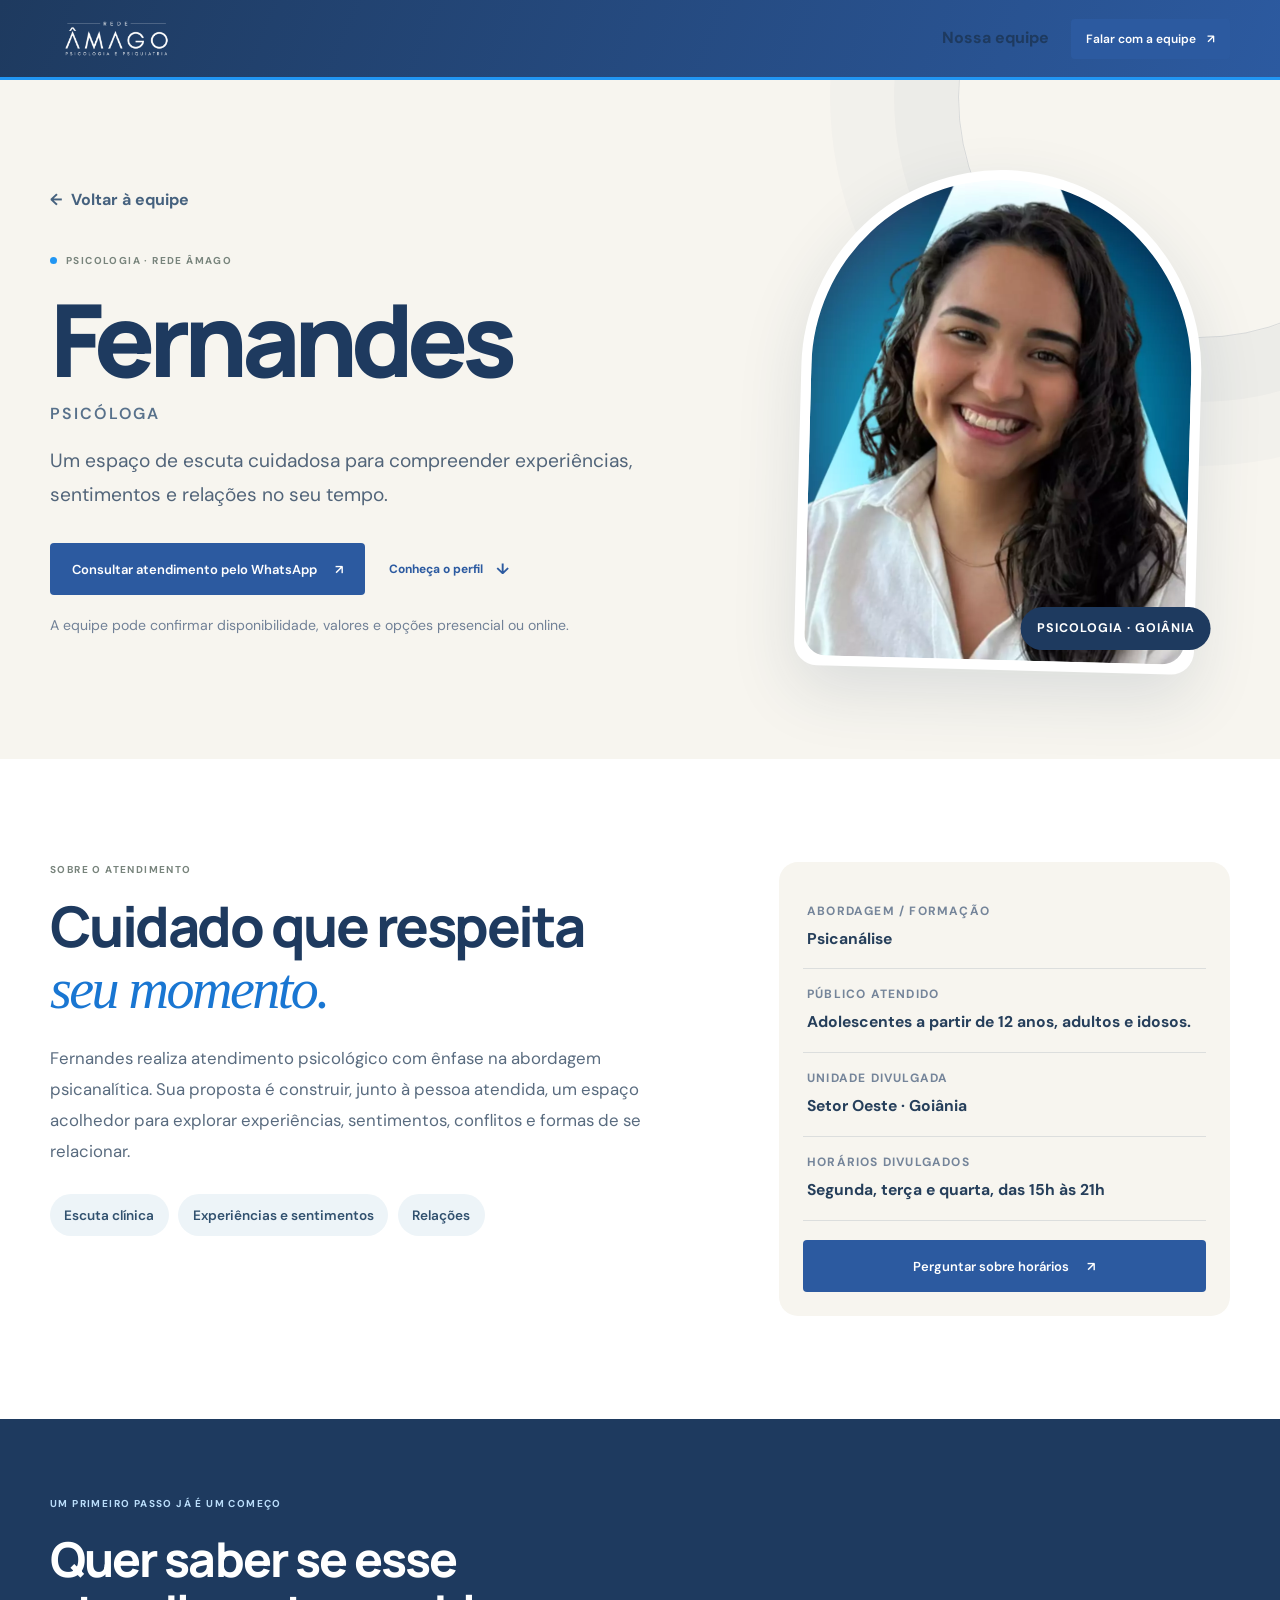
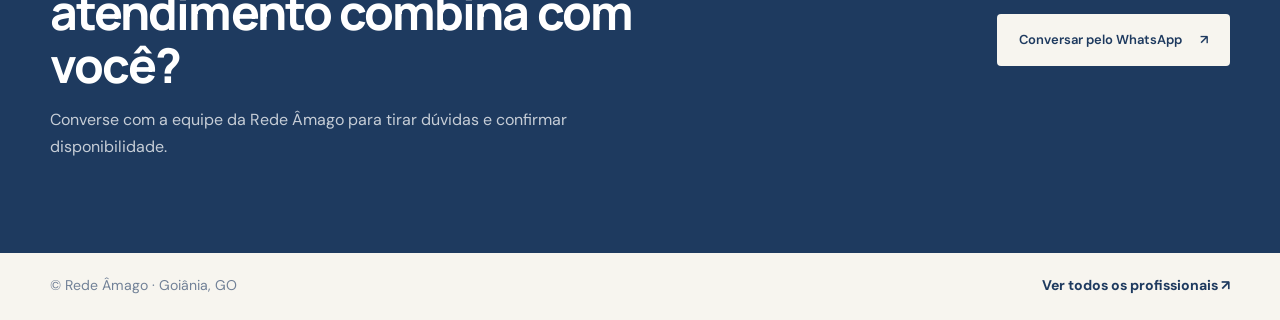
<file: profissionais/fernandes.html>
<!doctype html>
<html lang="pt-BR">
  <head>
    <meta charset="UTF-8" />
    <meta name="viewport" content="width=device-width, initial-scale=1" />
    <meta name="theme-color" content="#f7f5ef" />
    <meta name="description" content="Psicóloga Fernandes na Rede Âmago, em Goiânia. Conheça abordagem, público atendido e horários divulgados." />
    <title>Fernandes | Rede Âmago — Psicologia em Goiânia</title>
    <link rel="preconnect" href="https://fonts.googleapis.com" />
    <link rel="preconnect" href="https://fonts.gstatic.com" crossorigin />
    <link href="https://fonts.googleapis.com/css2?family=DM+Sans:wght@400;500;600;700&family=Manrope:wght@400;500;600;700;800&display=swap" rel="stylesheet" />
    <link rel="stylesheet" href="../styles.css" />
    <link rel="stylesheet" href="../professional-page.css" />
  </head>
  <body class="profile-page">
    <a class="skip-link" href="#conteudo">Pular para o conteúdo</a>
    <header class="site-header">
      <div class="container nav-wrap">
        <a class="brand" href="../index.html" aria-label="Rede Âmago, início"><img class="brand-logo" src="../assets/logo-rede-amago.webp" alt="Rede Âmago" /></a>
        <nav class="profile-nav" aria-label="Navegação principal"><a href="../index.html#profissionais">Nossa equipe</a><a class="button button-small button-dark" href="https://wa.me/5562982881000?text=Ol%C3%A1!%20Gostaria%20de%20informa%C3%A7%C3%B5es%20sobre%20atendimento%20com%20Fernandes." target="_blank" rel="noopener noreferrer">Falar com a equipe <span aria-hidden="true">↗</span></a></nav>
      </div>
    </header>
    <main id="conteudo">
      <section class="profile-hero">
        <div class="container profile-hero-grid">
          <div class="profile-copy">
            <a class="profile-back" href="../index.html#profissionais"><span aria-hidden="true">←</span> Voltar à equipe</a>
            <p class="eyebrow"><span class="eyebrow-dot"></span> Psicologia · Rede Âmago</p>
            <h1>Fernandes<span class="profile-role">Psicóloga</span></h1>
            <p class="profile-summary">Um espaço de escuta cuidadosa para compreender experiências, sentimentos e relações no seu tempo.</p>
            <div class="profile-actions"><a class="button button-dark" href="https://wa.me/5562982881000?text=Ol%C3%A1!%20Gostaria%20de%20informa%C3%A7%C3%B5es%20sobre%20atendimento%20com%20Fernandes." target="_blank" rel="noopener noreferrer">Consultar atendimento pelo WhatsApp <span aria-hidden="true">↗</span></a><a class="text-link" href="#sobre">Conheça o perfil <span aria-hidden="true">↓</span></a></div>
            <p class="profile-contact-note">A equipe pode confirmar disponibilidade, valores e opções presencial ou online.</p>
          </div>
          <div class="profile-portrait-wrap"><img class="profile-portrait" src="../assets/fernandes.webp" alt="Psicóloga Fernandes, profissional da Rede Âmago" /><span class="profile-portrait-caption">Psicologia · Goiânia</span></div>
        </div>
      </section>
      <section class="profile-details section" id="sobre">
        <div class="container profile-detail-grid">
          <div class="profile-about"><p class="eyebrow">Sobre o atendimento</p><h2>Cuidado que respeita <em>seu momento.</em></h2><p>Fernandes realiza atendimento psicológico com ênfase na abordagem psicanalítica. Sua proposta é construir, junto à pessoa atendida, um espaço acolhedor para explorar experiências, sentimentos, conflitos e formas de se relacionar.</p><div class="profile-tags" aria-label="Temas e áreas de atuação"><span>Escuta clínica</span><span>Experiências e sentimentos</span><span>Relações</span></div></div>
          <aside class="profile-facts" aria-label="Informações do atendimento">
            <div class="profile-fact"><span class="fact-label">Abordagem / formação</span><strong>Psicanálise</strong></div>
            <div class="profile-fact"><span class="fact-label">Público atendido</span><strong>Adolescentes a partir de 12 anos, adultos e idosos.</strong></div>
            <div class="profile-fact"><span class="fact-label">Unidade divulgada</span><strong>Setor Oeste · Goiânia</strong></div>
            <div class="profile-fact"><span class="fact-label">Horários divulgados</span><strong>Segunda, terça e quarta, das 15h às 21h</strong></div>
            <a class="button button-dark profile-fact-button" href="https://wa.me/5562982881000?text=Ol%C3%A1!%20Gostaria%20de%20informa%C3%A7%C3%B5es%20sobre%20atendimento%20com%20Fernandes." target="_blank" rel="noopener noreferrer">Perguntar sobre horários <span aria-hidden="true">↗</span></a>
          </aside>
        </div>
      </section>
      <section class="profile-next"><div class="container profile-next-inner"><div><p class="eyebrow eyebrow-light">Um primeiro passo já é um começo</p><h2>Quer saber se esse atendimento combina com você?</h2><p>Converse com a equipe da Rede Âmago para tirar dúvidas e confirmar disponibilidade.</p></div><a class="button button-light" href="https://wa.me/5562982881000?text=Ol%C3%A1!%20Gostaria%20de%20informa%C3%A7%C3%B5es%20sobre%20atendimento%20com%20Fernandes." target="_blank" rel="noopener noreferrer">Conversar pelo WhatsApp <span aria-hidden="true">↗</span></a></div></section>
    </main>
    <footer class="profile-footer"><div class="container"><span>© Rede Âmago · Goiânia, GO</span><a href="../index.html#profissionais">Ver todos os profissionais <span aria-hidden="true">↗</span></a></div></footer>
  </body>
</html>
</file>
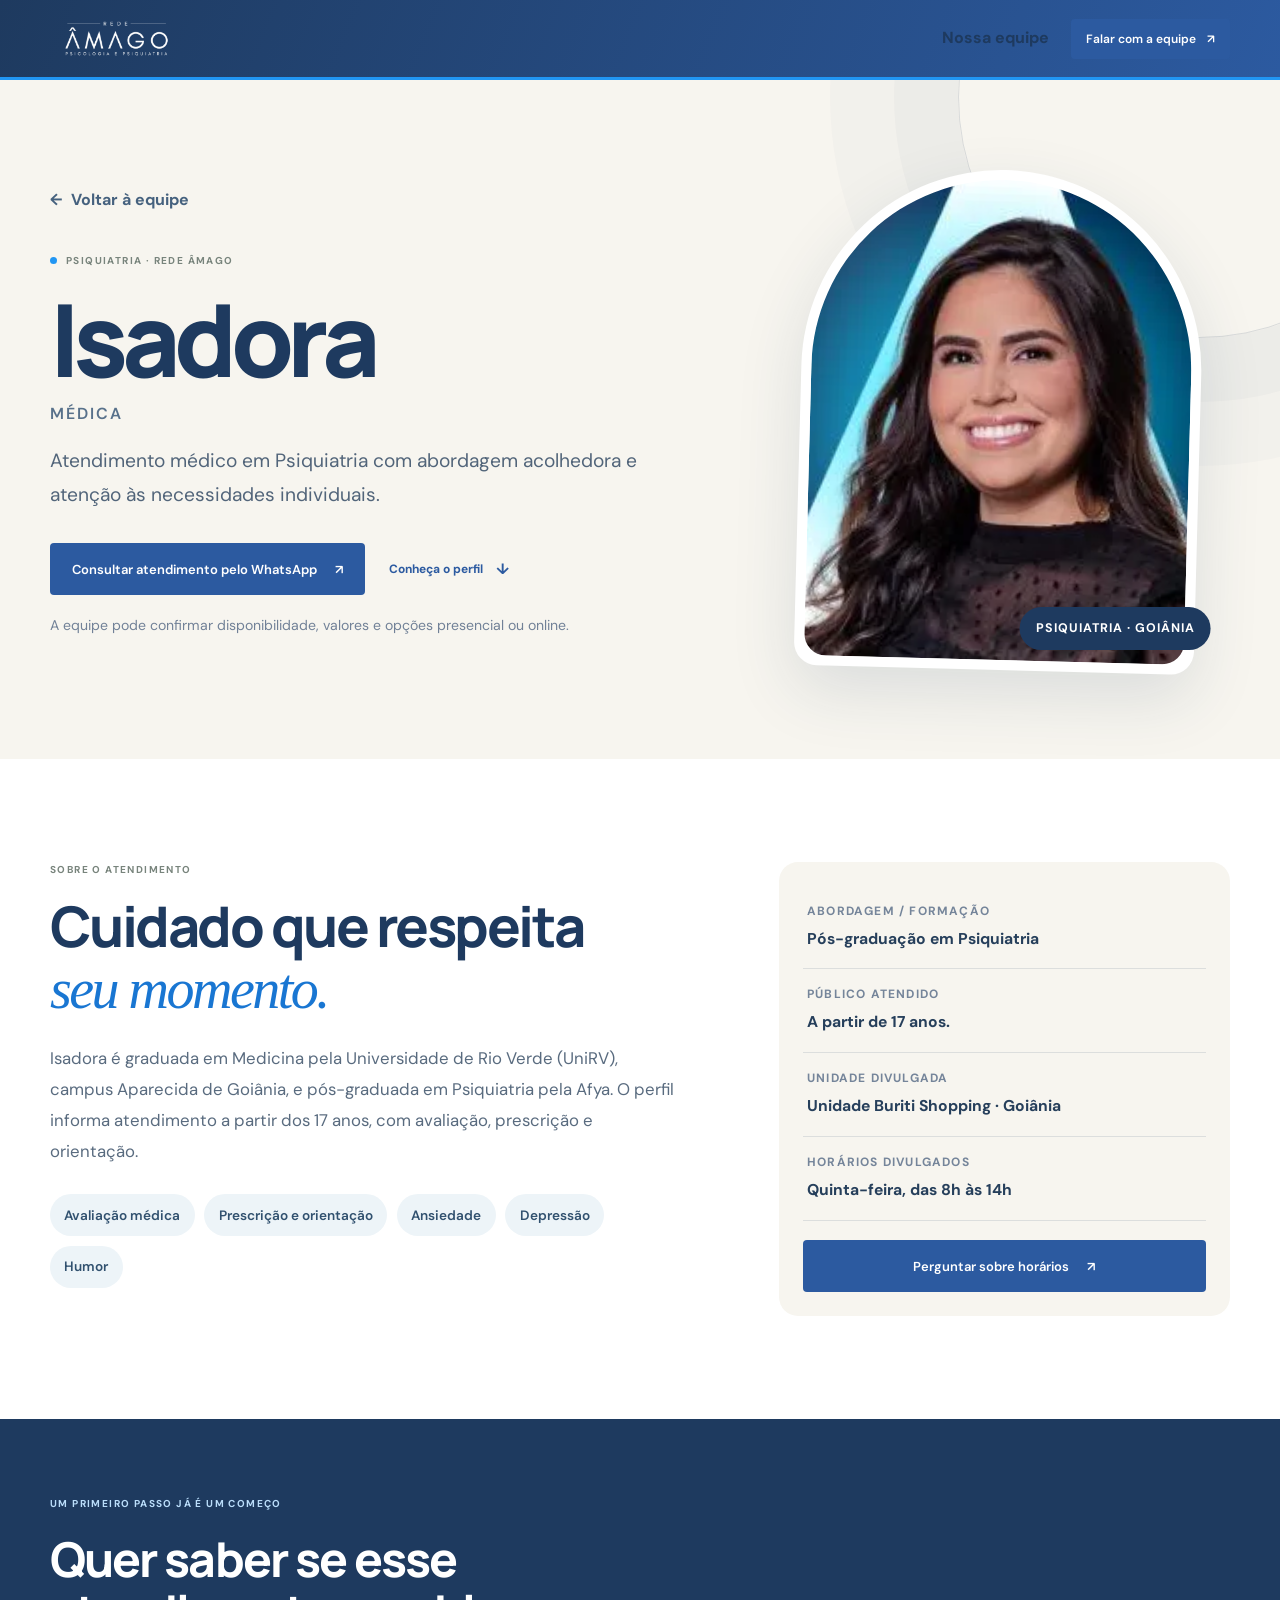
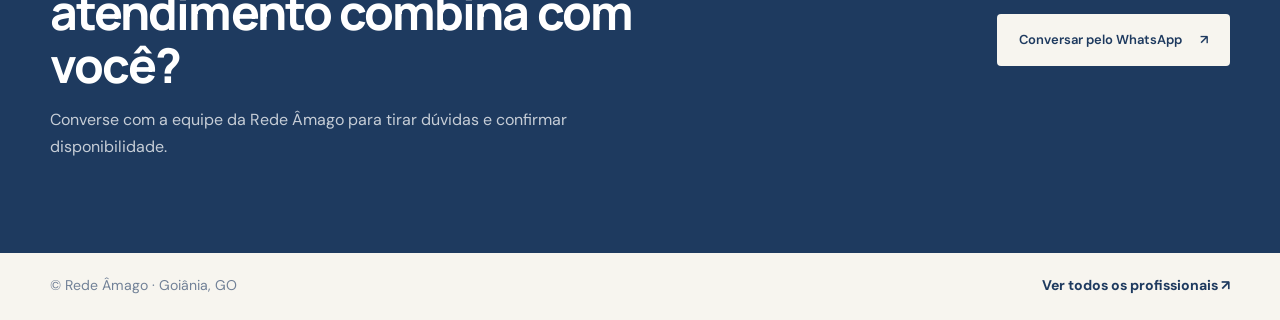
<file: profissionais/isadora.html>
<!doctype html>
<html lang="pt-BR">
  <head>
    <meta charset="UTF-8" />
    <meta name="viewport" content="width=device-width, initial-scale=1" />
    <meta name="theme-color" content="#f7f5ef" />
    <meta name="description" content="Médica Isadora na Rede Âmago, em Goiânia. Conheça abordagem, público atendido e horários divulgados." />
    <title>Isadora | Rede Âmago — Psiquiatria em Goiânia</title>
    <link rel="preconnect" href="https://fonts.googleapis.com" />
    <link rel="preconnect" href="https://fonts.gstatic.com" crossorigin />
    <link href="https://fonts.googleapis.com/css2?family=DM+Sans:wght@400;500;600;700&family=Manrope:wght@400;500;600;700;800&display=swap" rel="stylesheet" />
    <link rel="stylesheet" href="../styles.css" />
    <link rel="stylesheet" href="../professional-page.css" />
  </head>
  <body class="profile-page">
    <a class="skip-link" href="#conteudo">Pular para o conteúdo</a>
    <header class="site-header">
      <div class="container nav-wrap">
        <a class="brand" href="../index.html" aria-label="Rede Âmago, início"><img class="brand-logo" src="../assets/logo-rede-amago.webp" alt="Rede Âmago" /></a>
        <nav class="profile-nav" aria-label="Navegação principal"><a href="../index.html#profissionais">Nossa equipe</a><a class="button button-small button-dark" href="https://wa.me/5562982881000?text=Ol%C3%A1!%20Gostaria%20de%20informa%C3%A7%C3%B5es%20sobre%20atendimento%20com%20Isadora." target="_blank" rel="noopener noreferrer">Falar com a equipe <span aria-hidden="true">↗</span></a></nav>
      </div>
    </header>
    <main id="conteudo">
      <section class="profile-hero">
        <div class="container profile-hero-grid">
          <div class="profile-copy">
            <a class="profile-back" href="../index.html#profissionais"><span aria-hidden="true">←</span> Voltar à equipe</a>
            <p class="eyebrow"><span class="eyebrow-dot"></span> Psiquiatria · Rede Âmago</p>
            <h1>Isadora<span class="profile-role">Médica</span></h1>
            <p class="profile-summary">Atendimento médico em Psiquiatria com abordagem acolhedora e atenção às necessidades individuais.</p>
            <div class="profile-actions"><a class="button button-dark" href="https://wa.me/5562982881000?text=Ol%C3%A1!%20Gostaria%20de%20informa%C3%A7%C3%B5es%20sobre%20atendimento%20com%20Isadora." target="_blank" rel="noopener noreferrer">Consultar atendimento pelo WhatsApp <span aria-hidden="true">↗</span></a><a class="text-link" href="#sobre">Conheça o perfil <span aria-hidden="true">↓</span></a></div>
            <p class="profile-contact-note">A equipe pode confirmar disponibilidade, valores e opções presencial ou online.</p>
          </div>
          <div class="profile-portrait-wrap"><img class="profile-portrait" src="../assets/isadora.webp" alt="Médica Isadora, profissional da Rede Âmago" /><span class="profile-portrait-caption">Psiquiatria · Goiânia</span></div>
        </div>
      </section>
      <section class="profile-details section" id="sobre">
        <div class="container profile-detail-grid">
          <div class="profile-about"><p class="eyebrow">Sobre o atendimento</p><h2>Cuidado que respeita <em>seu momento.</em></h2><p>Isadora é graduada em Medicina pela Universidade de Rio Verde (UniRV), campus Aparecida de Goiânia, e pós-graduada em Psiquiatria pela Afya. O perfil informa atendimento a partir dos 17 anos, com avaliação, prescrição e orientação.</p><div class="profile-tags" aria-label="Temas e áreas de atuação"><span>Avaliação médica</span><span>Prescrição e orientação</span><span>Ansiedade</span><span>Depressão</span><span>Humor</span></div></div>
          <aside class="profile-facts" aria-label="Informações do atendimento">
            <div class="profile-fact"><span class="fact-label">Abordagem / formação</span><strong>Pós-graduação em Psiquiatria</strong></div>
            <div class="profile-fact"><span class="fact-label">Público atendido</span><strong>A partir de 17 anos.</strong></div>
            <div class="profile-fact"><span class="fact-label">Unidade divulgada</span><strong>Unidade Buriti Shopping · Goiânia</strong></div>
            <div class="profile-fact"><span class="fact-label">Horários divulgados</span><strong>Quinta-feira, das 8h às 14h</strong></div>
            <a class="button button-dark profile-fact-button" href="https://wa.me/5562982881000?text=Ol%C3%A1!%20Gostaria%20de%20informa%C3%A7%C3%B5es%20sobre%20atendimento%20com%20Isadora." target="_blank" rel="noopener noreferrer">Perguntar sobre horários <span aria-hidden="true">↗</span></a>
          </aside>
        </div>
      </section>
      <section class="profile-next"><div class="container profile-next-inner"><div><p class="eyebrow eyebrow-light">Um primeiro passo já é um começo</p><h2>Quer saber se esse atendimento combina com você?</h2><p>Converse com a equipe da Rede Âmago para tirar dúvidas e confirmar disponibilidade.</p></div><a class="button button-light" href="https://wa.me/5562982881000?text=Ol%C3%A1!%20Gostaria%20de%20informa%C3%A7%C3%B5es%20sobre%20atendimento%20com%20Isadora." target="_blank" rel="noopener noreferrer">Conversar pelo WhatsApp <span aria-hidden="true">↗</span></a></div></section>
    </main>
    <footer class="profile-footer"><div class="container"><span>© Rede Âmago · Goiânia, GO</span><a href="../index.html#profissionais">Ver todos os profissionais <span aria-hidden="true">↗</span></a></div></footer>
  </body>
</html>
</file>
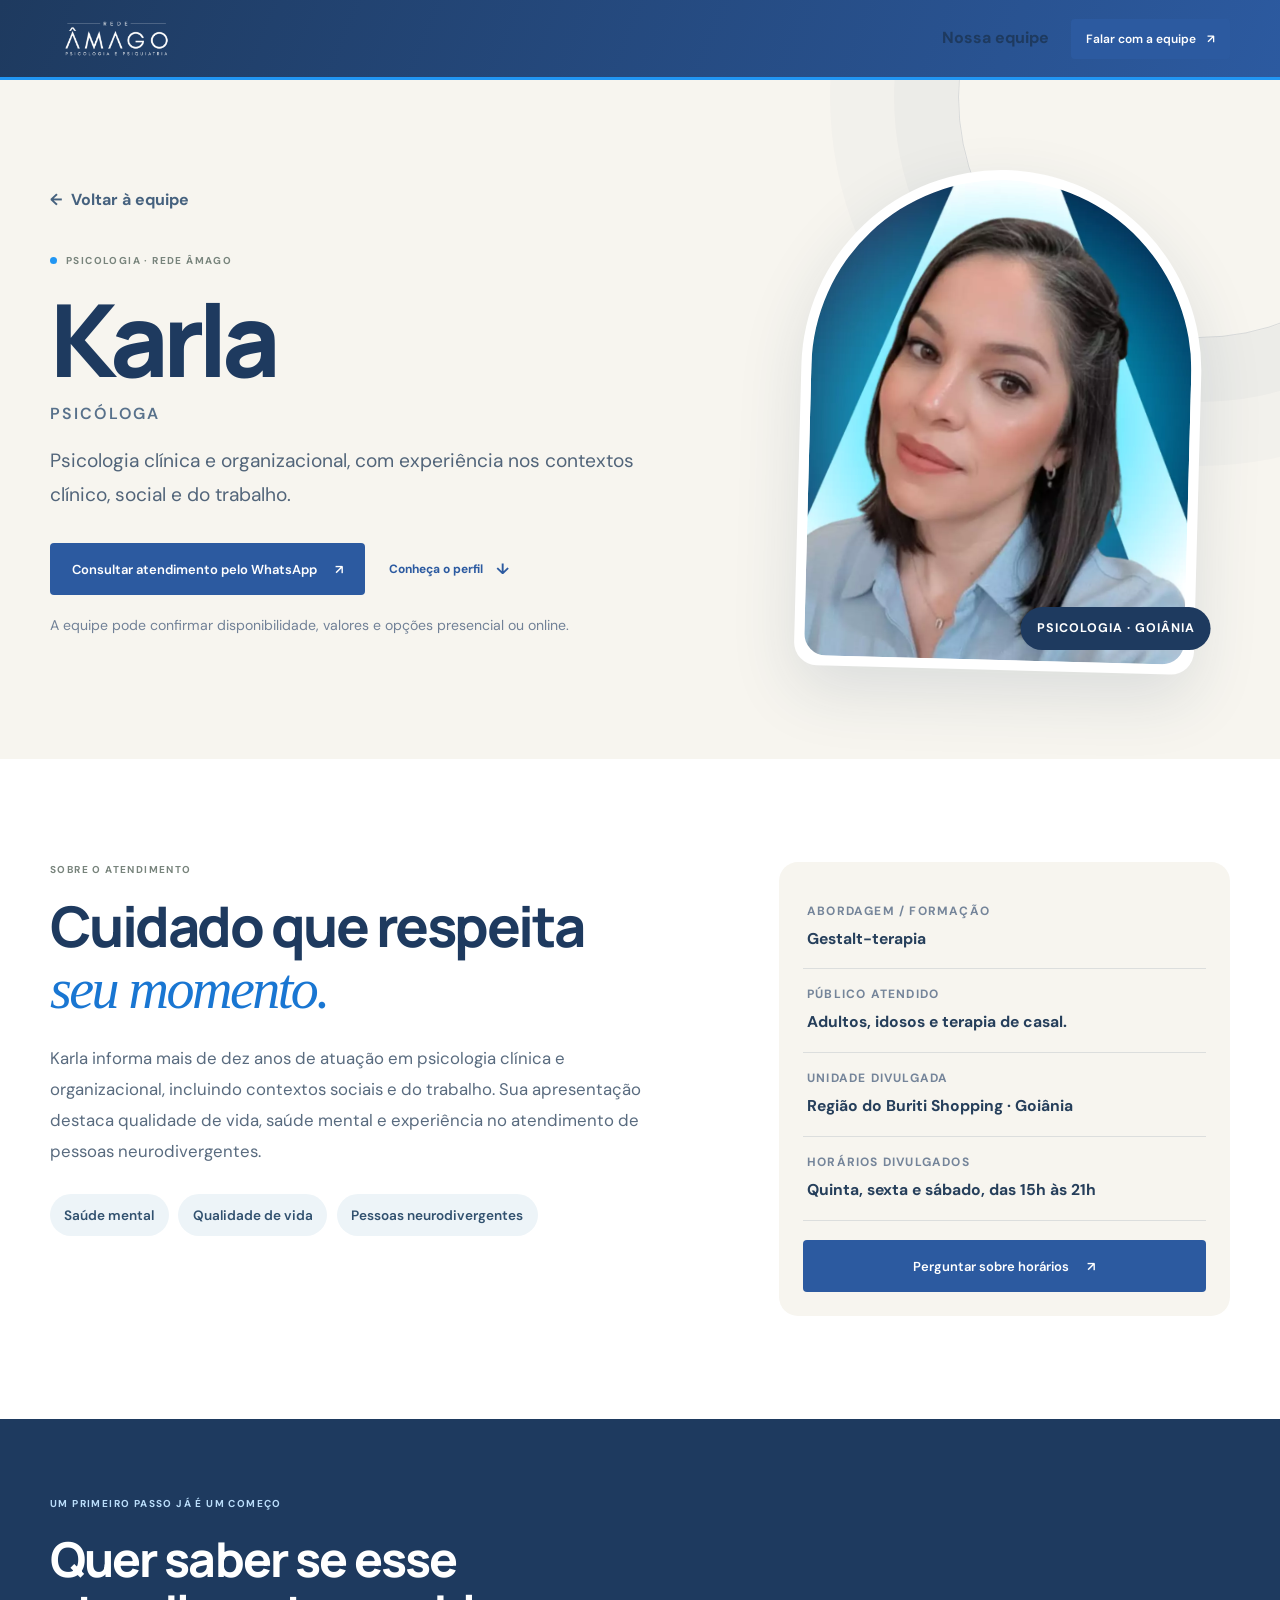
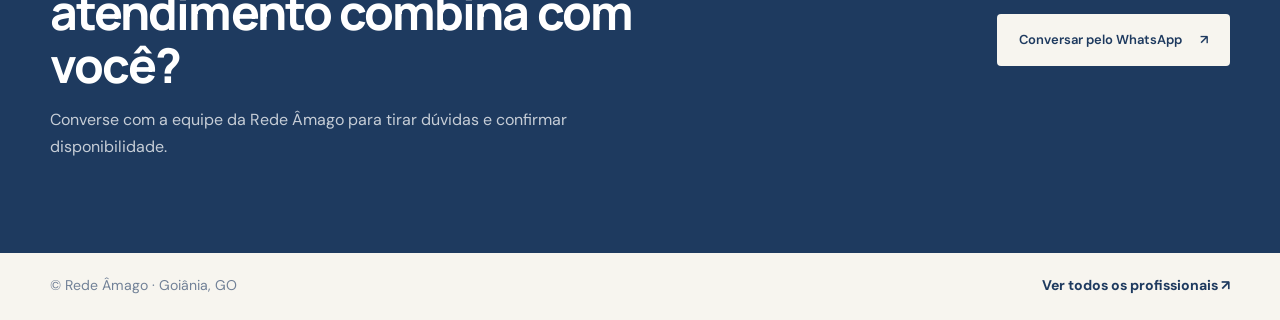
<file: profissionais/karla.html>
<!doctype html>
<html lang="pt-BR">
  <head>
    <meta charset="UTF-8" />
    <meta name="viewport" content="width=device-width, initial-scale=1" />
    <meta name="theme-color" content="#f7f5ef" />
    <meta name="description" content="Psicóloga Karla na Rede Âmago, em Goiânia. Conheça abordagem, público atendido e horários divulgados." />
    <title>Karla | Rede Âmago — Psicologia em Goiânia</title>
    <link rel="preconnect" href="https://fonts.googleapis.com" />
    <link rel="preconnect" href="https://fonts.gstatic.com" crossorigin />
    <link href="https://fonts.googleapis.com/css2?family=DM+Sans:wght@400;500;600;700&family=Manrope:wght@400;500;600;700;800&display=swap" rel="stylesheet" />
    <link rel="stylesheet" href="../styles.css" />
    <link rel="stylesheet" href="../professional-page.css" />
  </head>
  <body class="profile-page">
    <a class="skip-link" href="#conteudo">Pular para o conteúdo</a>
    <header class="site-header">
      <div class="container nav-wrap">
        <a class="brand" href="../index.html" aria-label="Rede Âmago, início"><img class="brand-logo" src="../assets/logo-rede-amago.webp" alt="Rede Âmago" /></a>
        <nav class="profile-nav" aria-label="Navegação principal"><a href="../index.html#profissionais">Nossa equipe</a><a class="button button-small button-dark" href="https://wa.me/5562982881000?text=Ol%C3%A1!%20Gostaria%20de%20informa%C3%A7%C3%B5es%20sobre%20atendimento%20com%20Karla." target="_blank" rel="noopener noreferrer">Falar com a equipe <span aria-hidden="true">↗</span></a></nav>
      </div>
    </header>
    <main id="conteudo">
      <section class="profile-hero">
        <div class="container profile-hero-grid">
          <div class="profile-copy">
            <a class="profile-back" href="../index.html#profissionais"><span aria-hidden="true">←</span> Voltar à equipe</a>
            <p class="eyebrow"><span class="eyebrow-dot"></span> Psicologia · Rede Âmago</p>
            <h1>Karla<span class="profile-role">Psicóloga</span></h1>
            <p class="profile-summary">Psicologia clínica e organizacional, com experiência nos contextos clínico, social e do trabalho.</p>
            <div class="profile-actions"><a class="button button-dark" href="https://wa.me/5562982881000?text=Ol%C3%A1!%20Gostaria%20de%20informa%C3%A7%C3%B5es%20sobre%20atendimento%20com%20Karla." target="_blank" rel="noopener noreferrer">Consultar atendimento pelo WhatsApp <span aria-hidden="true">↗</span></a><a class="text-link" href="#sobre">Conheça o perfil <span aria-hidden="true">↓</span></a></div>
            <p class="profile-contact-note">A equipe pode confirmar disponibilidade, valores e opções presencial ou online.</p>
          </div>
          <div class="profile-portrait-wrap"><img class="profile-portrait" src="../assets/queiroz.webp" alt="Psicóloga Karla, profissional da Rede Âmago" /><span class="profile-portrait-caption">Psicologia · Goiânia</span></div>
        </div>
      </section>
      <section class="profile-details section" id="sobre">
        <div class="container profile-detail-grid">
          <div class="profile-about"><p class="eyebrow">Sobre o atendimento</p><h2>Cuidado que respeita <em>seu momento.</em></h2><p>Karla informa mais de dez anos de atuação em psicologia clínica e organizacional, incluindo contextos sociais e do trabalho. Sua apresentação destaca qualidade de vida, saúde mental e experiência no atendimento de pessoas neurodivergentes.</p><div class="profile-tags" aria-label="Temas e áreas de atuação"><span>Saúde mental</span><span>Qualidade de vida</span><span>Pessoas neurodivergentes</span></div></div>
          <aside class="profile-facts" aria-label="Informações do atendimento">
            <div class="profile-fact"><span class="fact-label">Abordagem / formação</span><strong>Gestalt-terapia</strong></div>
            <div class="profile-fact"><span class="fact-label">Público atendido</span><strong>Adultos, idosos e terapia de casal.</strong></div>
            <div class="profile-fact"><span class="fact-label">Unidade divulgada</span><strong>Região do Buriti Shopping · Goiânia</strong></div>
            <div class="profile-fact"><span class="fact-label">Horários divulgados</span><strong>Quinta, sexta e sábado, das 15h às 21h</strong></div>
            <a class="button button-dark profile-fact-button" href="https://wa.me/5562982881000?text=Ol%C3%A1!%20Gostaria%20de%20informa%C3%A7%C3%B5es%20sobre%20atendimento%20com%20Karla." target="_blank" rel="noopener noreferrer">Perguntar sobre horários <span aria-hidden="true">↗</span></a>
          </aside>
        </div>
      </section>
      <section class="profile-next"><div class="container profile-next-inner"><div><p class="eyebrow eyebrow-light">Um primeiro passo já é um começo</p><h2>Quer saber se esse atendimento combina com você?</h2><p>Converse com a equipe da Rede Âmago para tirar dúvidas e confirmar disponibilidade.</p></div><a class="button button-light" href="https://wa.me/5562982881000?text=Ol%C3%A1!%20Gostaria%20de%20informa%C3%A7%C3%B5es%20sobre%20atendimento%20com%20Karla." target="_blank" rel="noopener noreferrer">Conversar pelo WhatsApp <span aria-hidden="true">↗</span></a></div></section>
    </main>
    <footer class="profile-footer"><div class="container"><span>© Rede Âmago · Goiânia, GO</span><a href="../index.html#profissionais">Ver todos os profissionais <span aria-hidden="true">↗</span></a></div></footer>
  </body>
</html>
</file>
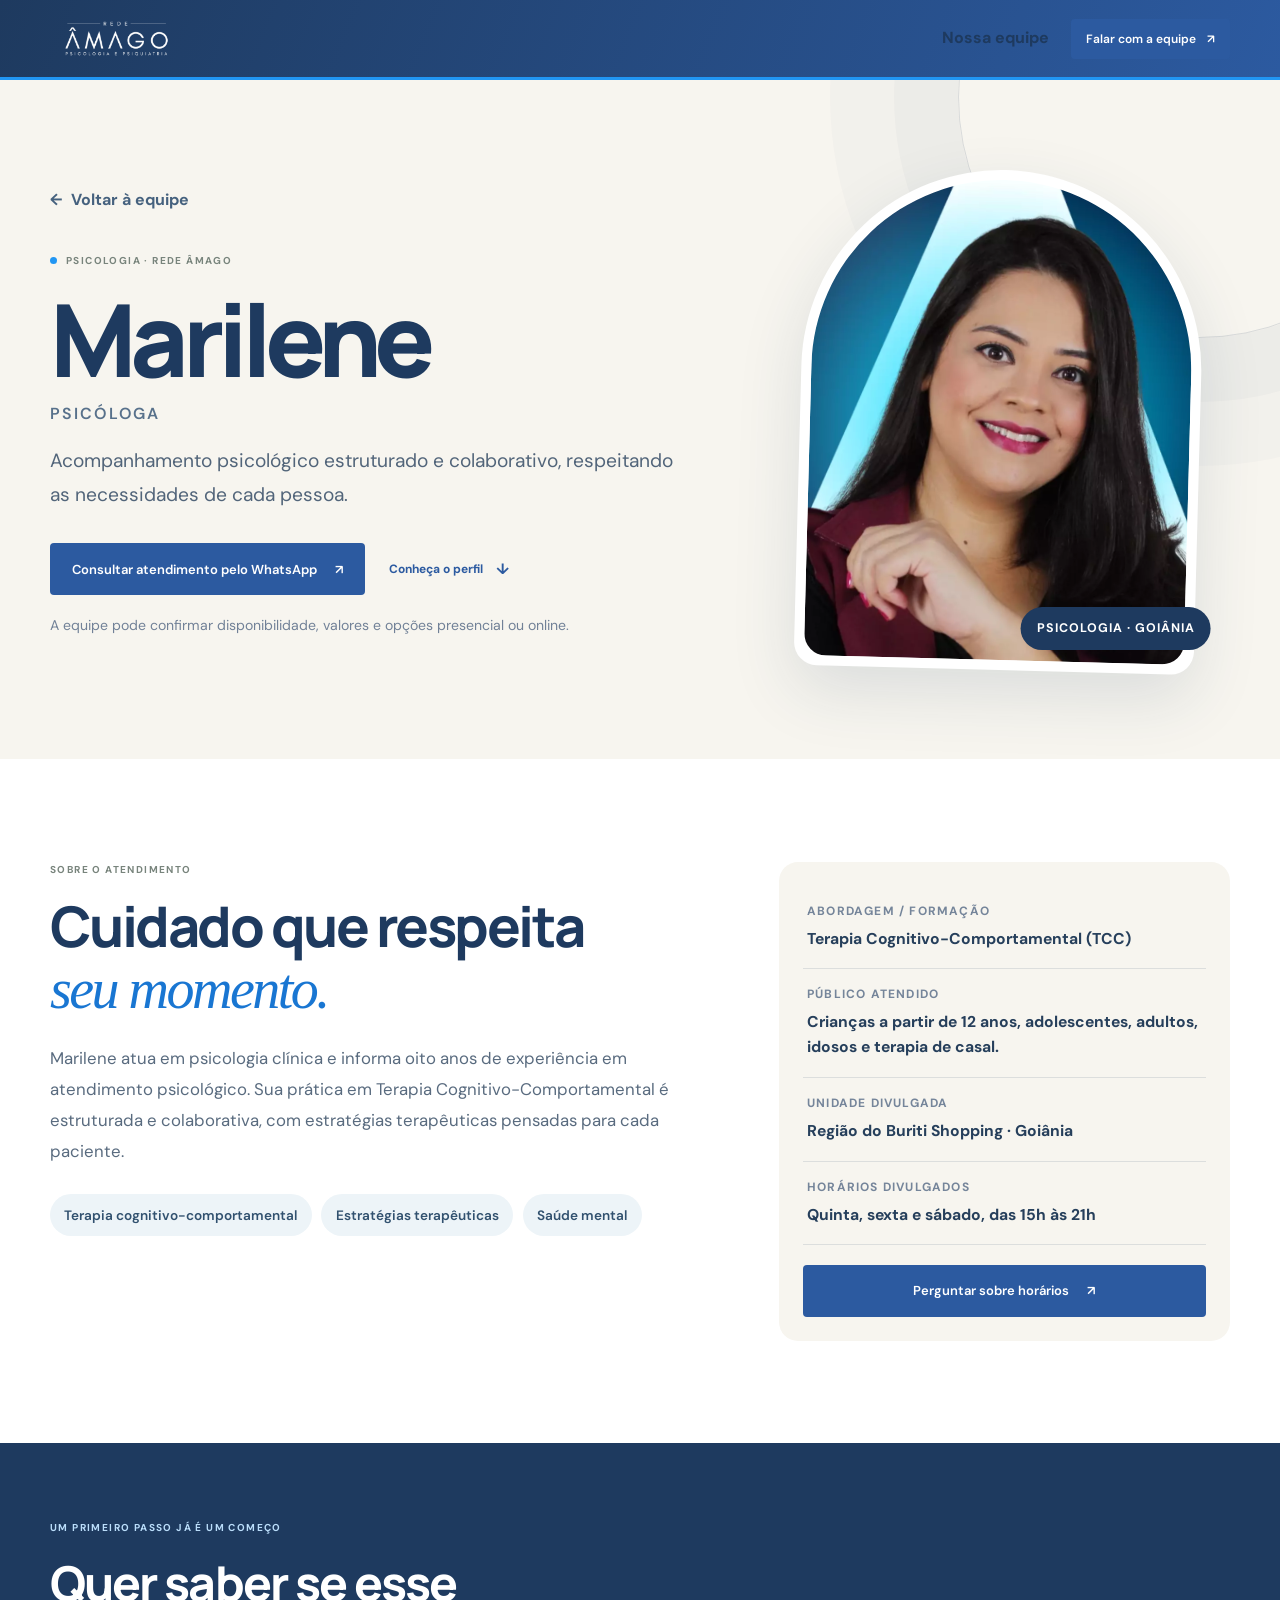
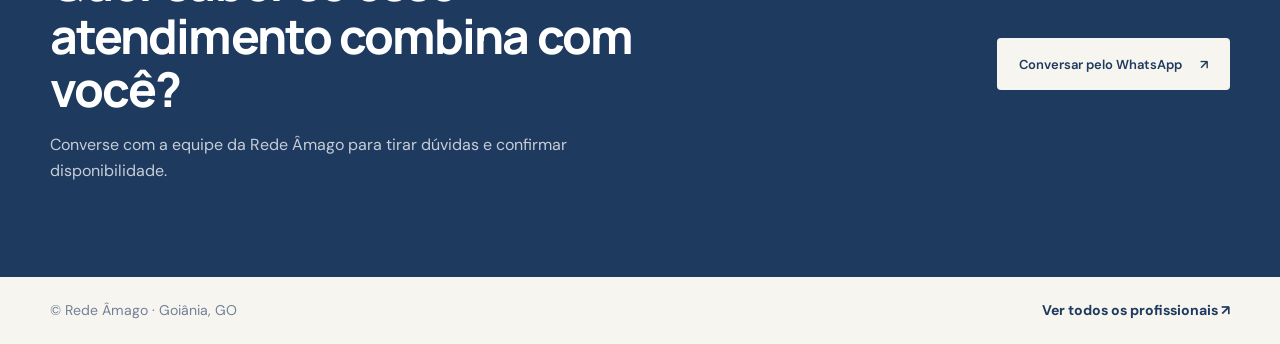
<file: profissionais/marilene.html>
<!doctype html>
<html lang="pt-BR">
  <head>
    <meta charset="UTF-8" />
    <meta name="viewport" content="width=device-width, initial-scale=1" />
    <meta name="theme-color" content="#f7f5ef" />
    <meta name="description" content="Psicóloga Marilene na Rede Âmago, em Goiânia. Conheça abordagem, público atendido e horários divulgados." />
    <title>Marilene | Rede Âmago — Psicologia em Goiânia</title>
    <link rel="preconnect" href="https://fonts.googleapis.com" />
    <link rel="preconnect" href="https://fonts.gstatic.com" crossorigin />
    <link href="https://fonts.googleapis.com/css2?family=DM+Sans:wght@400;500;600;700&family=Manrope:wght@400;500;600;700;800&display=swap" rel="stylesheet" />
    <link rel="stylesheet" href="../styles.css" />
    <link rel="stylesheet" href="../professional-page.css" />
  </head>
  <body class="profile-page">
    <a class="skip-link" href="#conteudo">Pular para o conteúdo</a>
    <header class="site-header">
      <div class="container nav-wrap">
        <a class="brand" href="../index.html" aria-label="Rede Âmago, início"><img class="brand-logo" src="../assets/logo-rede-amago.webp" alt="Rede Âmago" /></a>
        <nav class="profile-nav" aria-label="Navegação principal"><a href="../index.html#profissionais">Nossa equipe</a><a class="button button-small button-dark" href="https://wa.me/5562982881000?text=Ol%C3%A1!%20Gostaria%20de%20informa%C3%A7%C3%B5es%20sobre%20atendimento%20com%20Marilene." target="_blank" rel="noopener noreferrer">Falar com a equipe <span aria-hidden="true">↗</span></a></nav>
      </div>
    </header>
    <main id="conteudo">
      <section class="profile-hero">
        <div class="container profile-hero-grid">
          <div class="profile-copy">
            <a class="profile-back" href="../index.html#profissionais"><span aria-hidden="true">←</span> Voltar à equipe</a>
            <p class="eyebrow"><span class="eyebrow-dot"></span> Psicologia · Rede Âmago</p>
            <h1>Marilene<span class="profile-role">Psicóloga</span></h1>
            <p class="profile-summary">Acompanhamento psicológico estruturado e colaborativo, respeitando as necessidades de cada pessoa.</p>
            <div class="profile-actions"><a class="button button-dark" href="https://wa.me/5562982881000?text=Ol%C3%A1!%20Gostaria%20de%20informa%C3%A7%C3%B5es%20sobre%20atendimento%20com%20Marilene." target="_blank" rel="noopener noreferrer">Consultar atendimento pelo WhatsApp <span aria-hidden="true">↗</span></a><a class="text-link" href="#sobre">Conheça o perfil <span aria-hidden="true">↓</span></a></div>
            <p class="profile-contact-note">A equipe pode confirmar disponibilidade, valores e opções presencial ou online.</p>
          </div>
          <div class="profile-portrait-wrap"><img class="profile-portrait" src="../assets/marilene.webp" alt="Psicóloga Marilene, profissional da Rede Âmago" /><span class="profile-portrait-caption">Psicologia · Goiânia</span></div>
        </div>
      </section>
      <section class="profile-details section" id="sobre">
        <div class="container profile-detail-grid">
          <div class="profile-about"><p class="eyebrow">Sobre o atendimento</p><h2>Cuidado que respeita <em>seu momento.</em></h2><p>Marilene atua em psicologia clínica e informa oito anos de experiência em atendimento psicológico. Sua prática em Terapia Cognitivo-Comportamental é estruturada e colaborativa, com estratégias terapêuticas pensadas para cada paciente.</p><div class="profile-tags" aria-label="Temas e áreas de atuação"><span>Terapia cognitivo-comportamental</span><span>Estratégias terapêuticas</span><span>Saúde mental</span></div></div>
          <aside class="profile-facts" aria-label="Informações do atendimento">
            <div class="profile-fact"><span class="fact-label">Abordagem / formação</span><strong>Terapia Cognitivo-Comportamental (TCC)</strong></div>
            <div class="profile-fact"><span class="fact-label">Público atendido</span><strong>Crianças a partir de 12 anos, adolescentes, adultos, idosos e terapia de casal.</strong></div>
            <div class="profile-fact"><span class="fact-label">Unidade divulgada</span><strong>Região do Buriti Shopping · Goiânia</strong></div>
            <div class="profile-fact"><span class="fact-label">Horários divulgados</span><strong>Quinta, sexta e sábado, das 15h às 21h</strong></div>
            <a class="button button-dark profile-fact-button" href="https://wa.me/5562982881000?text=Ol%C3%A1!%20Gostaria%20de%20informa%C3%A7%C3%B5es%20sobre%20atendimento%20com%20Marilene." target="_blank" rel="noopener noreferrer">Perguntar sobre horários <span aria-hidden="true">↗</span></a>
          </aside>
        </div>
      </section>
      <section class="profile-next"><div class="container profile-next-inner"><div><p class="eyebrow eyebrow-light">Um primeiro passo já é um começo</p><h2>Quer saber se esse atendimento combina com você?</h2><p>Converse com a equipe da Rede Âmago para tirar dúvidas e confirmar disponibilidade.</p></div><a class="button button-light" href="https://wa.me/5562982881000?text=Ol%C3%A1!%20Gostaria%20de%20informa%C3%A7%C3%B5es%20sobre%20atendimento%20com%20Marilene." target="_blank" rel="noopener noreferrer">Conversar pelo WhatsApp <span aria-hidden="true">↗</span></a></div></section>
    </main>
    <footer class="profile-footer"><div class="container"><span>© Rede Âmago · Goiânia, GO</span><a href="../index.html#profissionais">Ver todos os profissionais <span aria-hidden="true">↗</span></a></div></footer>
  </body>
</html>
</file>
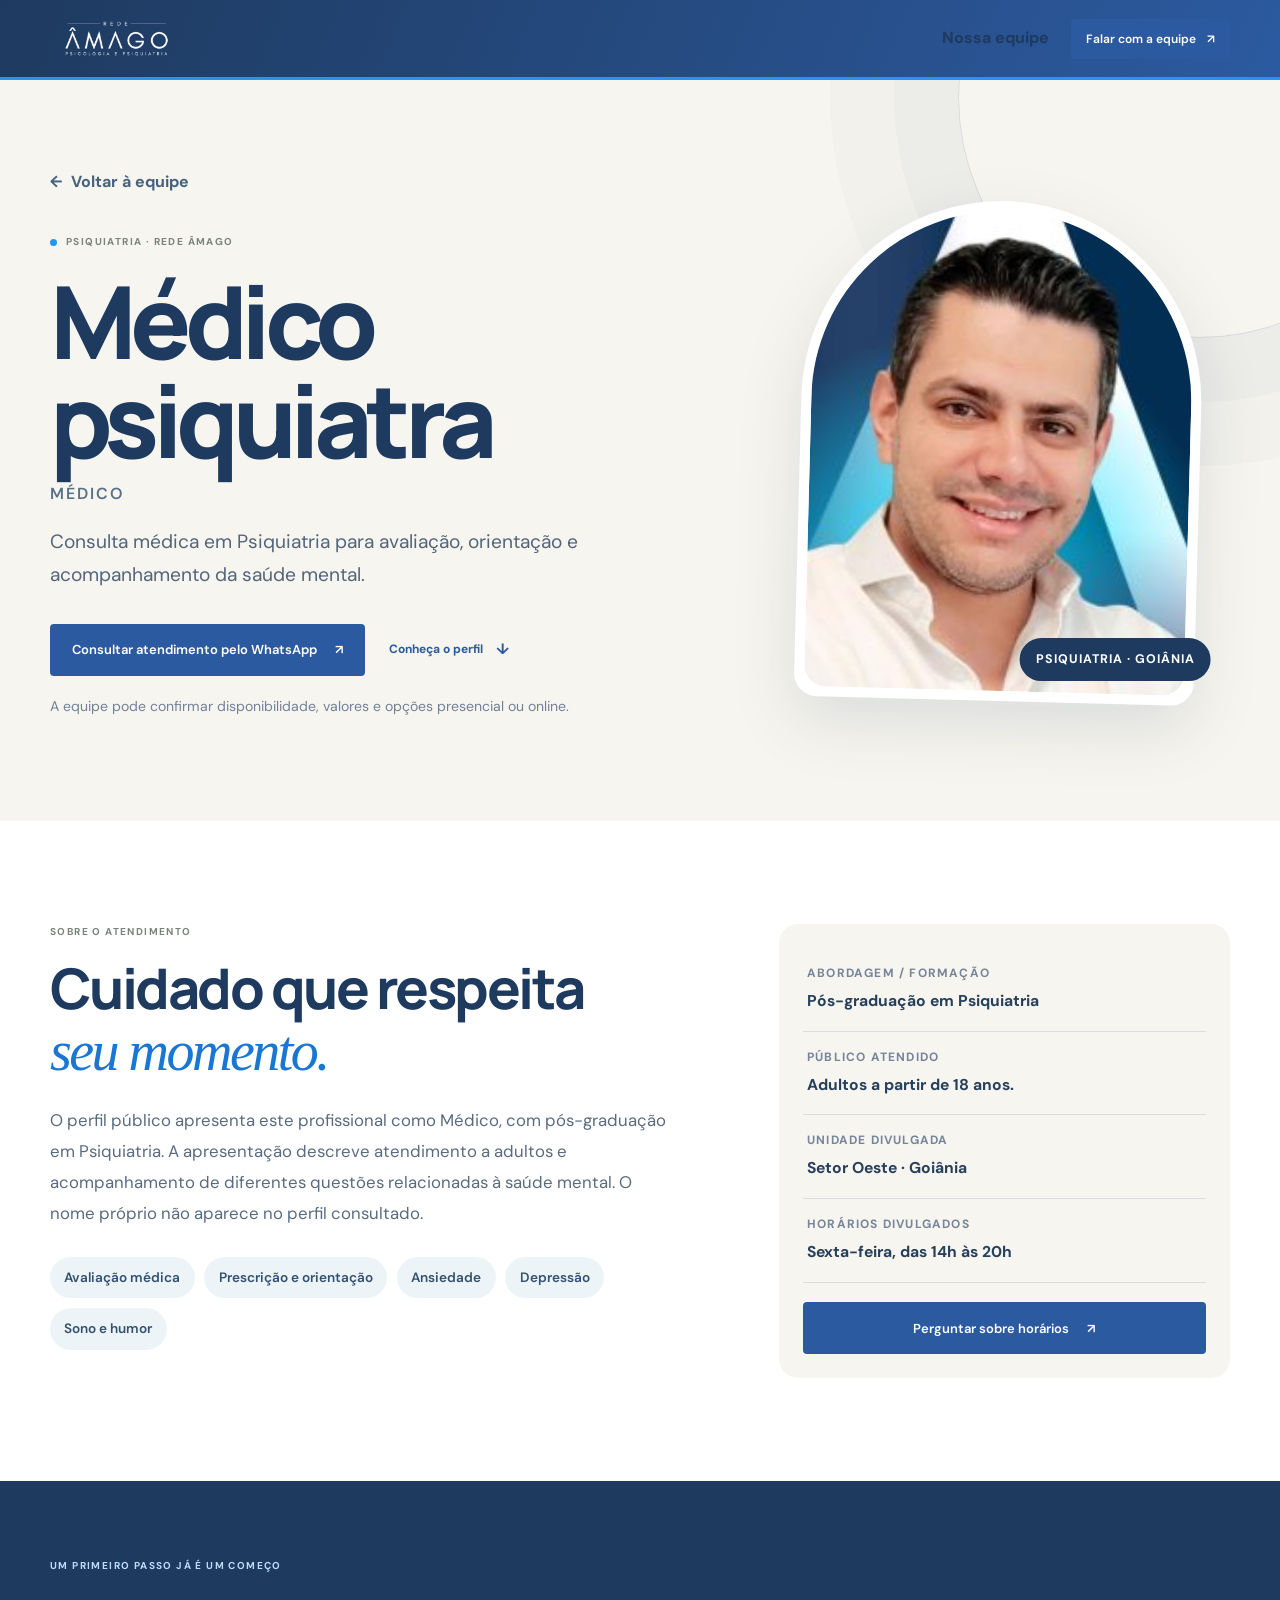
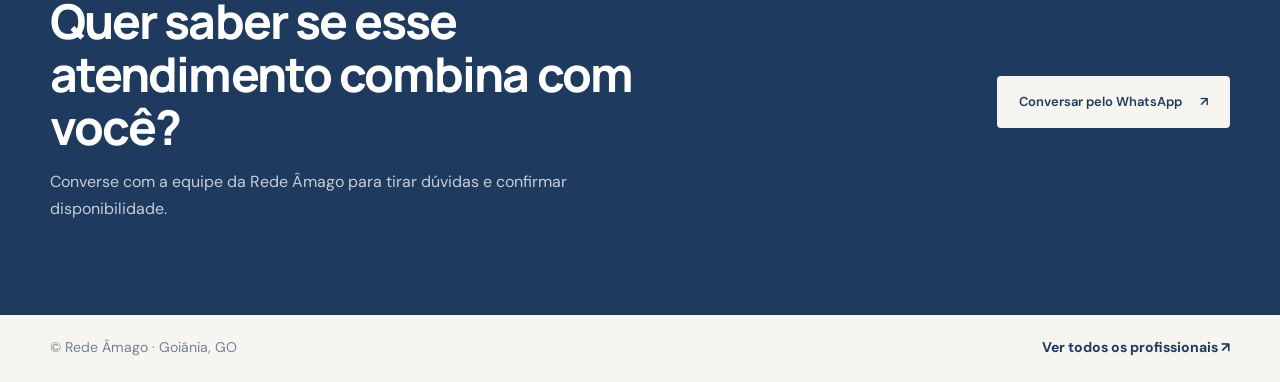
<file: profissionais/medico-psiquiatria.html>
<!doctype html>
<html lang="pt-BR">
  <head>
    <meta charset="UTF-8" />
    <meta name="viewport" content="width=device-width, initial-scale=1" />
    <meta name="theme-color" content="#f7f5ef" />
    <meta name="description" content="Médico Médico psiquiatra na Rede Âmago, em Goiânia. Conheça abordagem, público atendido e horários divulgados." />
    <title>Médico psiquiatra | Rede Âmago — Psiquiatria em Goiânia</title>
    <link rel="preconnect" href="https://fonts.googleapis.com" />
    <link rel="preconnect" href="https://fonts.gstatic.com" crossorigin />
    <link href="https://fonts.googleapis.com/css2?family=DM+Sans:wght@400;500;600;700&family=Manrope:wght@400;500;600;700;800&display=swap" rel="stylesheet" />
    <link rel="stylesheet" href="../styles.css" />
    <link rel="stylesheet" href="../professional-page.css" />
  </head>
  <body class="profile-page">
    <a class="skip-link" href="#conteudo">Pular para o conteúdo</a>
    <header class="site-header">
      <div class="container nav-wrap">
        <a class="brand" href="../index.html" aria-label="Rede Âmago, início"><img class="brand-logo" src="../assets/logo-rede-amago.webp" alt="Rede Âmago" /></a>
        <nav class="profile-nav" aria-label="Navegação principal"><a href="../index.html#profissionais">Nossa equipe</a><a class="button button-small button-dark" href="https://wa.me/5562982881000?text=Ol%C3%A1!%20Gostaria%20de%20informa%C3%A7%C3%B5es%20sobre%20atendimento%20com%20M%C3%A9dico%20psiquiatra." target="_blank" rel="noopener noreferrer">Falar com a equipe <span aria-hidden="true">↗</span></a></nav>
      </div>
    </header>
    <main id="conteudo">
      <section class="profile-hero">
        <div class="container profile-hero-grid">
          <div class="profile-copy">
            <a class="profile-back" href="../index.html#profissionais"><span aria-hidden="true">←</span> Voltar à equipe</a>
            <p class="eyebrow"><span class="eyebrow-dot"></span> Psiquiatria · Rede Âmago</p>
            <h1>Médico psiquiatra<span class="profile-role">Médico</span></h1>
            <p class="profile-summary">Consulta médica em Psiquiatria para avaliação, orientação e acompanhamento da saúde mental.</p>
            <div class="profile-actions"><a class="button button-dark" href="https://wa.me/5562982881000?text=Ol%C3%A1!%20Gostaria%20de%20informa%C3%A7%C3%B5es%20sobre%20atendimento%20com%20M%C3%A9dico%20psiquiatra." target="_blank" rel="noopener noreferrer">Consultar atendimento pelo WhatsApp <span aria-hidden="true">↗</span></a><a class="text-link" href="#sobre">Conheça o perfil <span aria-hidden="true">↓</span></a></div>
            <p class="profile-contact-note">A equipe pode confirmar disponibilidade, valores e opções presencial ou online.</p>
          </div>
          <div class="profile-portrait-wrap"><img class="profile-portrait" src="../assets/psiquiatra-setor-oeste.jpg" alt="Médico Médico psiquiatra, profissional da Rede Âmago" /><span class="profile-portrait-caption">Psiquiatria · Goiânia</span></div>
        </div>
      </section>
      <section class="profile-details section" id="sobre">
        <div class="container profile-detail-grid">
          <div class="profile-about"><p class="eyebrow">Sobre o atendimento</p><h2>Cuidado que respeita <em>seu momento.</em></h2><p>O perfil público apresenta este profissional como Médico, com pós-graduação em Psiquiatria. A apresentação descreve atendimento a adultos e acompanhamento de diferentes questões relacionadas à saúde mental. O nome próprio não aparece no perfil consultado.</p><div class="profile-tags" aria-label="Temas e áreas de atuação"><span>Avaliação médica</span><span>Prescrição e orientação</span><span>Ansiedade</span><span>Depressão</span><span>Sono e humor</span></div></div>
          <aside class="profile-facts" aria-label="Informações do atendimento">
            <div class="profile-fact"><span class="fact-label">Abordagem / formação</span><strong>Pós-graduação em Psiquiatria</strong></div>
            <div class="profile-fact"><span class="fact-label">Público atendido</span><strong>Adultos a partir de 18 anos.</strong></div>
            <div class="profile-fact"><span class="fact-label">Unidade divulgada</span><strong>Setor Oeste · Goiânia</strong></div>
            <div class="profile-fact"><span class="fact-label">Horários divulgados</span><strong>Sexta-feira, das 14h às 20h</strong></div>
            <a class="button button-dark profile-fact-button" href="https://wa.me/5562982881000?text=Ol%C3%A1!%20Gostaria%20de%20informa%C3%A7%C3%B5es%20sobre%20atendimento%20com%20M%C3%A9dico%20psiquiatra." target="_blank" rel="noopener noreferrer">Perguntar sobre horários <span aria-hidden="true">↗</span></a>
          </aside>
        </div>
      </section>
      <section class="profile-next"><div class="container profile-next-inner"><div><p class="eyebrow eyebrow-light">Um primeiro passo já é um começo</p><h2>Quer saber se esse atendimento combina com você?</h2><p>Converse com a equipe da Rede Âmago para tirar dúvidas e confirmar disponibilidade.</p></div><a class="button button-light" href="https://wa.me/5562982881000?text=Ol%C3%A1!%20Gostaria%20de%20informa%C3%A7%C3%B5es%20sobre%20atendimento%20com%20M%C3%A9dico%20psiquiatra." target="_blank" rel="noopener noreferrer">Conversar pelo WhatsApp <span aria-hidden="true">↗</span></a></div></section>
    </main>
    <footer class="profile-footer"><div class="container"><span>© Rede Âmago · Goiânia, GO</span><a href="../index.html#profissionais">Ver todos os profissionais <span aria-hidden="true">↗</span></a></div></footer>
  </body>
</html>
</file>
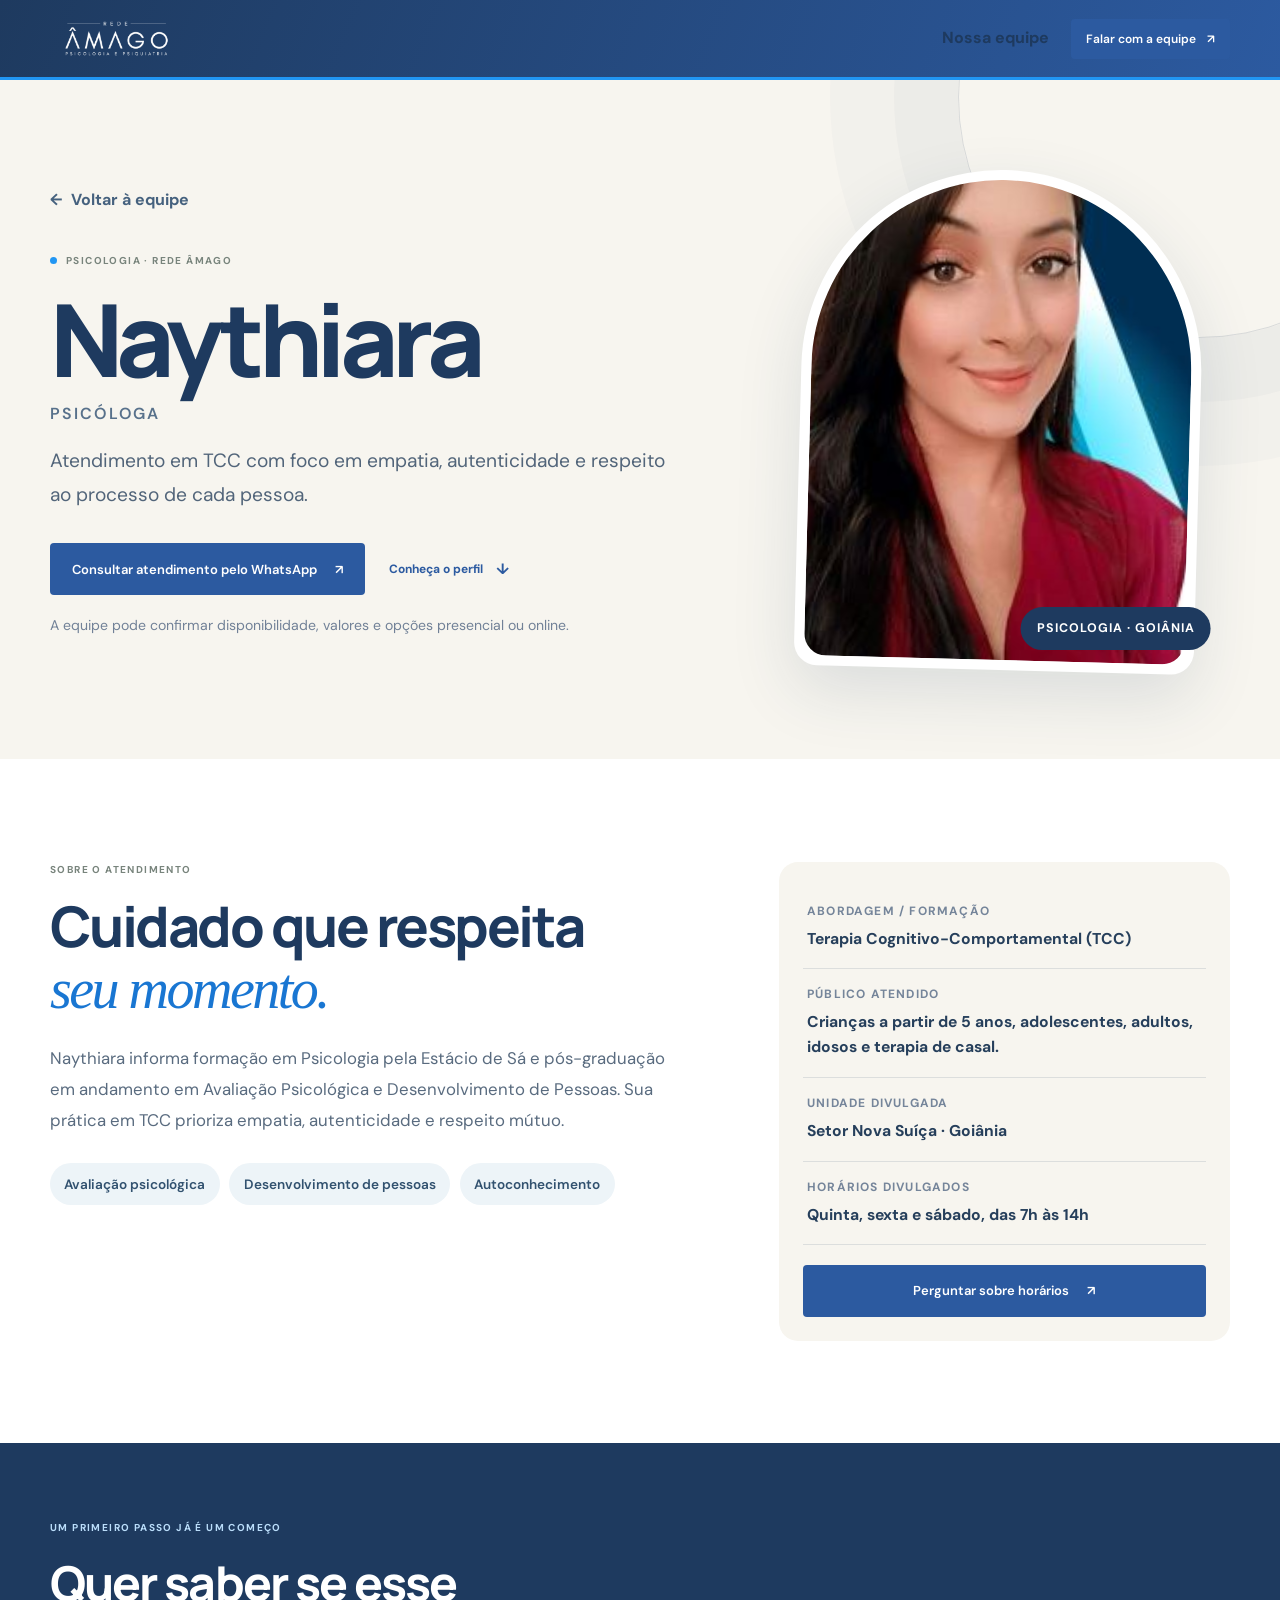
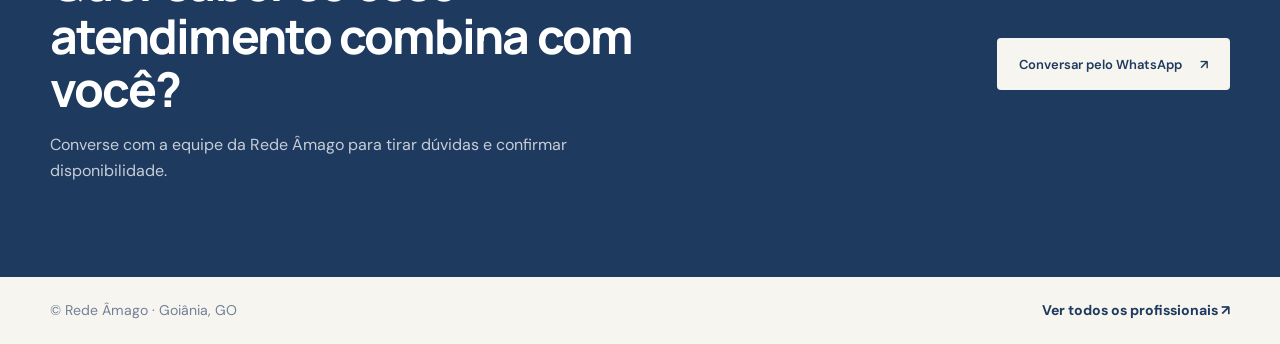
<file: profissionais/naythiara.html>
<!doctype html>
<html lang="pt-BR">
  <head>
    <meta charset="UTF-8" />
    <meta name="viewport" content="width=device-width, initial-scale=1" />
    <meta name="theme-color" content="#f7f5ef" />
    <meta name="description" content="Psicóloga Naythiara na Rede Âmago, em Goiânia. Conheça abordagem, público atendido e horários divulgados." />
    <title>Naythiara | Rede Âmago — Psicologia em Goiânia</title>
    <link rel="preconnect" href="https://fonts.googleapis.com" />
    <link rel="preconnect" href="https://fonts.gstatic.com" crossorigin />
    <link href="https://fonts.googleapis.com/css2?family=DM+Sans:wght@400;500;600;700&family=Manrope:wght@400;500;600;700;800&display=swap" rel="stylesheet" />
    <link rel="stylesheet" href="../styles.css" />
    <link rel="stylesheet" href="../professional-page.css" />
  </head>
  <body class="profile-page">
    <a class="skip-link" href="#conteudo">Pular para o conteúdo</a>
    <header class="site-header">
      <div class="container nav-wrap">
        <a class="brand" href="../index.html" aria-label="Rede Âmago, início"><img class="brand-logo" src="../assets/logo-rede-amago.webp" alt="Rede Âmago" /></a>
        <nav class="profile-nav" aria-label="Navegação principal"><a href="../index.html#profissionais">Nossa equipe</a><a class="button button-small button-dark" href="https://wa.me/5562982881000?text=Ol%C3%A1!%20Gostaria%20de%20informa%C3%A7%C3%B5es%20sobre%20atendimento%20com%20Naythiara." target="_blank" rel="noopener noreferrer">Falar com a equipe <span aria-hidden="true">↗</span></a></nav>
      </div>
    </header>
    <main id="conteudo">
      <section class="profile-hero">
        <div class="container profile-hero-grid">
          <div class="profile-copy">
            <a class="profile-back" href="../index.html#profissionais"><span aria-hidden="true">←</span> Voltar à equipe</a>
            <p class="eyebrow"><span class="eyebrow-dot"></span> Psicologia · Rede Âmago</p>
            <h1>Naythiara<span class="profile-role">Psicóloga</span></h1>
            <p class="profile-summary">Atendimento em TCC com foco em empatia, autenticidade e respeito ao processo de cada pessoa.</p>
            <div class="profile-actions"><a class="button button-dark" href="https://wa.me/5562982881000?text=Ol%C3%A1!%20Gostaria%20de%20informa%C3%A7%C3%B5es%20sobre%20atendimento%20com%20Naythiara." target="_blank" rel="noopener noreferrer">Consultar atendimento pelo WhatsApp <span aria-hidden="true">↗</span></a><a class="text-link" href="#sobre">Conheça o perfil <span aria-hidden="true">↓</span></a></div>
            <p class="profile-contact-note">A equipe pode confirmar disponibilidade, valores e opções presencial ou online.</p>
          </div>
          <div class="profile-portrait-wrap"><img class="profile-portrait" src="../assets/rosa.jpg" alt="Psicóloga Naythiara, profissional da Rede Âmago" /><span class="profile-portrait-caption">Psicologia · Goiânia</span></div>
        </div>
      </section>
      <section class="profile-details section" id="sobre">
        <div class="container profile-detail-grid">
          <div class="profile-about"><p class="eyebrow">Sobre o atendimento</p><h2>Cuidado que respeita <em>seu momento.</em></h2><p>Naythiara informa formação em Psicologia pela Estácio de Sá e pós-graduação em andamento em Avaliação Psicológica e Desenvolvimento de Pessoas. Sua prática em TCC prioriza empatia, autenticidade e respeito mútuo.</p><div class="profile-tags" aria-label="Temas e áreas de atuação"><span>Avaliação psicológica</span><span>Desenvolvimento de pessoas</span><span>Autoconhecimento</span></div></div>
          <aside class="profile-facts" aria-label="Informações do atendimento">
            <div class="profile-fact"><span class="fact-label">Abordagem / formação</span><strong>Terapia Cognitivo-Comportamental (TCC)</strong></div>
            <div class="profile-fact"><span class="fact-label">Público atendido</span><strong>Crianças a partir de 5 anos, adolescentes, adultos, idosos e terapia de casal.</strong></div>
            <div class="profile-fact"><span class="fact-label">Unidade divulgada</span><strong>Setor Nova Suíça · Goiânia</strong></div>
            <div class="profile-fact"><span class="fact-label">Horários divulgados</span><strong>Quinta, sexta e sábado, das 7h às 14h</strong></div>
            <a class="button button-dark profile-fact-button" href="https://wa.me/5562982881000?text=Ol%C3%A1!%20Gostaria%20de%20informa%C3%A7%C3%B5es%20sobre%20atendimento%20com%20Naythiara." target="_blank" rel="noopener noreferrer">Perguntar sobre horários <span aria-hidden="true">↗</span></a>
          </aside>
        </div>
      </section>
      <section class="profile-next"><div class="container profile-next-inner"><div><p class="eyebrow eyebrow-light">Um primeiro passo já é um começo</p><h2>Quer saber se esse atendimento combina com você?</h2><p>Converse com a equipe da Rede Âmago para tirar dúvidas e confirmar disponibilidade.</p></div><a class="button button-light" href="https://wa.me/5562982881000?text=Ol%C3%A1!%20Gostaria%20de%20informa%C3%A7%C3%B5es%20sobre%20atendimento%20com%20Naythiara." target="_blank" rel="noopener noreferrer">Conversar pelo WhatsApp <span aria-hidden="true">↗</span></a></div></section>
    </main>
    <footer class="profile-footer"><div class="container"><span>© Rede Âmago · Goiânia, GO</span><a href="../index.html#profissionais">Ver todos os profissionais <span aria-hidden="true">↗</span></a></div></footer>
  </body>
</html>
</file>
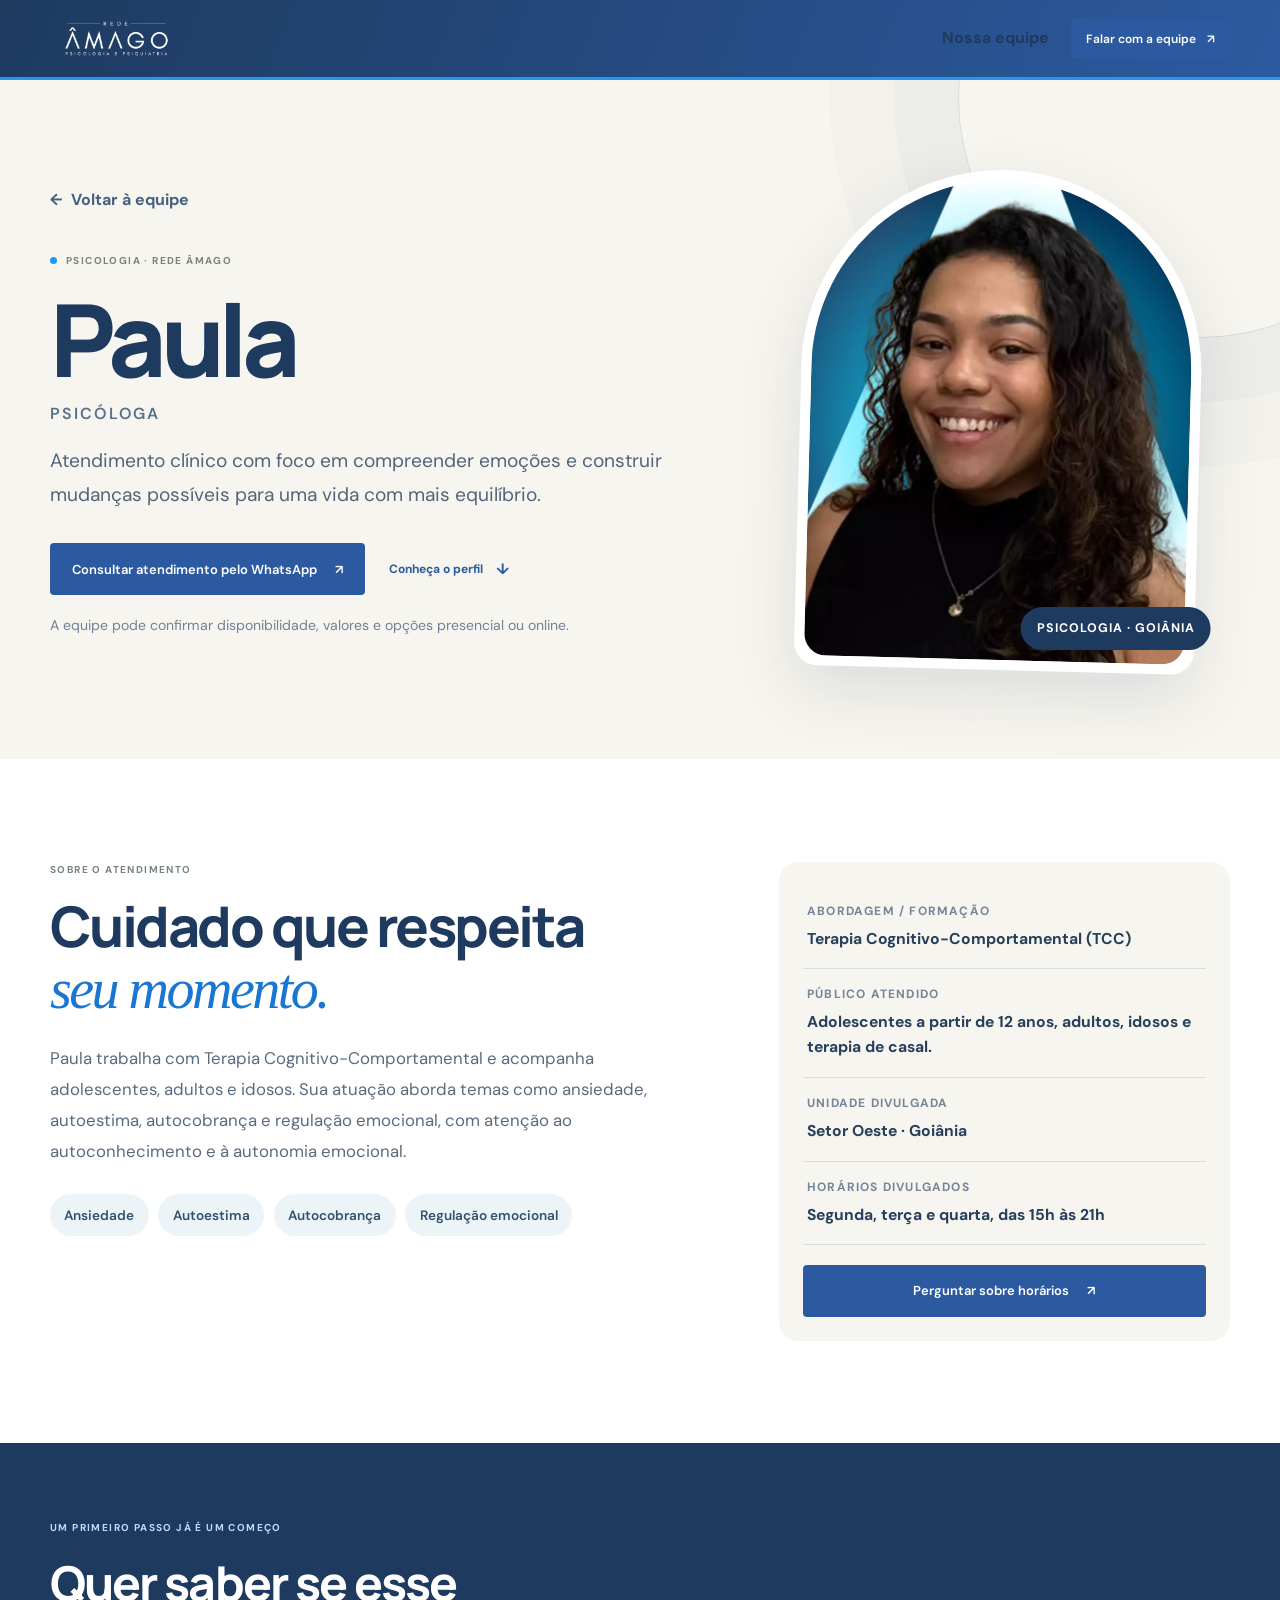
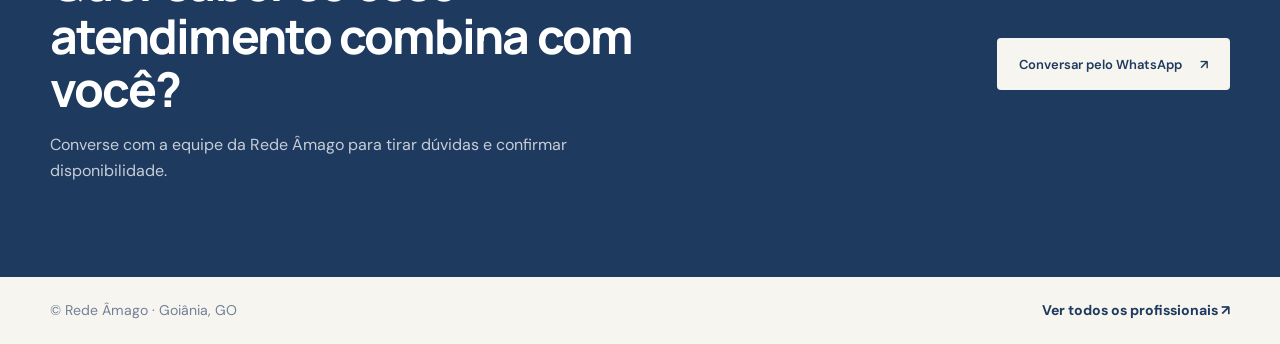
<file: profissionais/paula.html>
<!doctype html>
<html lang="pt-BR">
  <head>
    <meta charset="UTF-8" />
    <meta name="viewport" content="width=device-width, initial-scale=1" />
    <meta name="theme-color" content="#f7f5ef" />
    <meta name="description" content="Psicóloga Paula na Rede Âmago, em Goiânia. Conheça abordagem, público atendido e horários divulgados." />
    <title>Paula | Rede Âmago — Psicologia em Goiânia</title>
    <link rel="preconnect" href="https://fonts.googleapis.com" />
    <link rel="preconnect" href="https://fonts.gstatic.com" crossorigin />
    <link href="https://fonts.googleapis.com/css2?family=DM+Sans:wght@400;500;600;700&family=Manrope:wght@400;500;600;700;800&display=swap" rel="stylesheet" />
    <link rel="stylesheet" href="../styles.css" />
    <link rel="stylesheet" href="../professional-page.css" />
  </head>
  <body class="profile-page">
    <a class="skip-link" href="#conteudo">Pular para o conteúdo</a>
    <header class="site-header">
      <div class="container nav-wrap">
        <a class="brand" href="../index.html" aria-label="Rede Âmago, início"><img class="brand-logo" src="../assets/logo-rede-amago.webp" alt="Rede Âmago" /></a>
        <nav class="profile-nav" aria-label="Navegação principal"><a href="../index.html#profissionais">Nossa equipe</a><a class="button button-small button-dark" href="https://wa.me/5562982881000?text=Ol%C3%A1!%20Gostaria%20de%20informa%C3%A7%C3%B5es%20sobre%20atendimento%20com%20Paula." target="_blank" rel="noopener noreferrer">Falar com a equipe <span aria-hidden="true">↗</span></a></nav>
      </div>
    </header>
    <main id="conteudo">
      <section class="profile-hero">
        <div class="container profile-hero-grid">
          <div class="profile-copy">
            <a class="profile-back" href="../index.html#profissionais"><span aria-hidden="true">←</span> Voltar à equipe</a>
            <p class="eyebrow"><span class="eyebrow-dot"></span> Psicologia · Rede Âmago</p>
            <h1>Paula<span class="profile-role">Psicóloga</span></h1>
            <p class="profile-summary">Atendimento clínico com foco em compreender emoções e construir mudanças possíveis para uma vida com mais equilíbrio.</p>
            <div class="profile-actions"><a class="button button-dark" href="https://wa.me/5562982881000?text=Ol%C3%A1!%20Gostaria%20de%20informa%C3%A7%C3%B5es%20sobre%20atendimento%20com%20Paula." target="_blank" rel="noopener noreferrer">Consultar atendimento pelo WhatsApp <span aria-hidden="true">↗</span></a><a class="text-link" href="#sobre">Conheça o perfil <span aria-hidden="true">↓</span></a></div>
            <p class="profile-contact-note">A equipe pode confirmar disponibilidade, valores e opções presencial ou online.</p>
          </div>
          <div class="profile-portrait-wrap"><img class="profile-portrait" src="../assets/paula.webp" alt="Psicóloga Paula, profissional da Rede Âmago" /><span class="profile-portrait-caption">Psicologia · Goiânia</span></div>
        </div>
      </section>
      <section class="profile-details section" id="sobre">
        <div class="container profile-detail-grid">
          <div class="profile-about"><p class="eyebrow">Sobre o atendimento</p><h2>Cuidado que respeita <em>seu momento.</em></h2><p>Paula trabalha com Terapia Cognitivo-Comportamental e acompanha adolescentes, adultos e idosos. Sua atuação aborda temas como ansiedade, autoestima, autocobrança e regulação emocional, com atenção ao autoconhecimento e à autonomia emocional.</p><div class="profile-tags" aria-label="Temas e áreas de atuação"><span>Ansiedade</span><span>Autoestima</span><span>Autocobrança</span><span>Regulação emocional</span></div></div>
          <aside class="profile-facts" aria-label="Informações do atendimento">
            <div class="profile-fact"><span class="fact-label">Abordagem / formação</span><strong>Terapia Cognitivo-Comportamental (TCC)</strong></div>
            <div class="profile-fact"><span class="fact-label">Público atendido</span><strong>Adolescentes a partir de 12 anos, adultos, idosos e terapia de casal.</strong></div>
            <div class="profile-fact"><span class="fact-label">Unidade divulgada</span><strong>Setor Oeste · Goiânia</strong></div>
            <div class="profile-fact"><span class="fact-label">Horários divulgados</span><strong>Segunda, terça e quarta, das 15h às 21h</strong></div>
            <a class="button button-dark profile-fact-button" href="https://wa.me/5562982881000?text=Ol%C3%A1!%20Gostaria%20de%20informa%C3%A7%C3%B5es%20sobre%20atendimento%20com%20Paula." target="_blank" rel="noopener noreferrer">Perguntar sobre horários <span aria-hidden="true">↗</span></a>
          </aside>
        </div>
      </section>
      <section class="profile-next"><div class="container profile-next-inner"><div><p class="eyebrow eyebrow-light">Um primeiro passo já é um começo</p><h2>Quer saber se esse atendimento combina com você?</h2><p>Converse com a equipe da Rede Âmago para tirar dúvidas e confirmar disponibilidade.</p></div><a class="button button-light" href="https://wa.me/5562982881000?text=Ol%C3%A1!%20Gostaria%20de%20informa%C3%A7%C3%B5es%20sobre%20atendimento%20com%20Paula." target="_blank" rel="noopener noreferrer">Conversar pelo WhatsApp <span aria-hidden="true">↗</span></a></div></section>
    </main>
    <footer class="profile-footer"><div class="container"><span>© Rede Âmago · Goiânia, GO</span><a href="../index.html#profissionais">Ver todos os profissionais <span aria-hidden="true">↗</span></a></div></footer>
  </body>
</html>
</file>
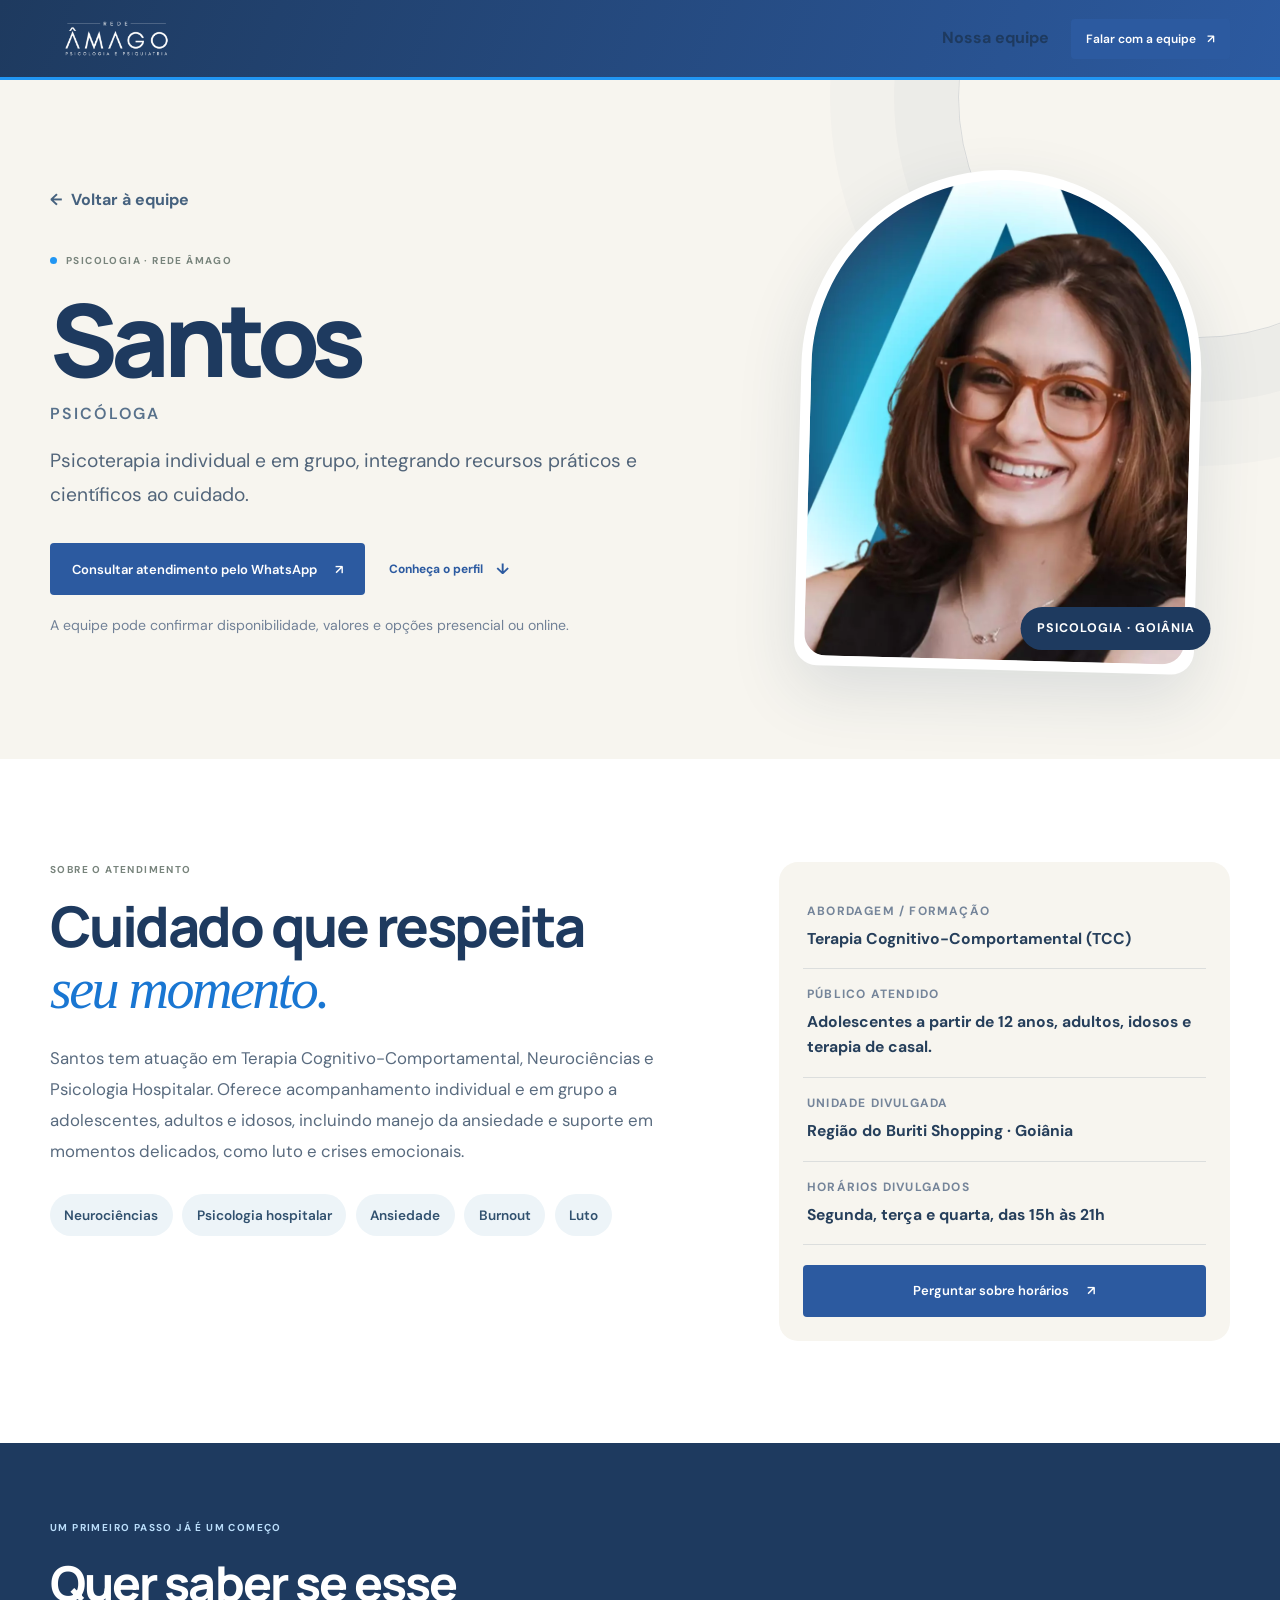
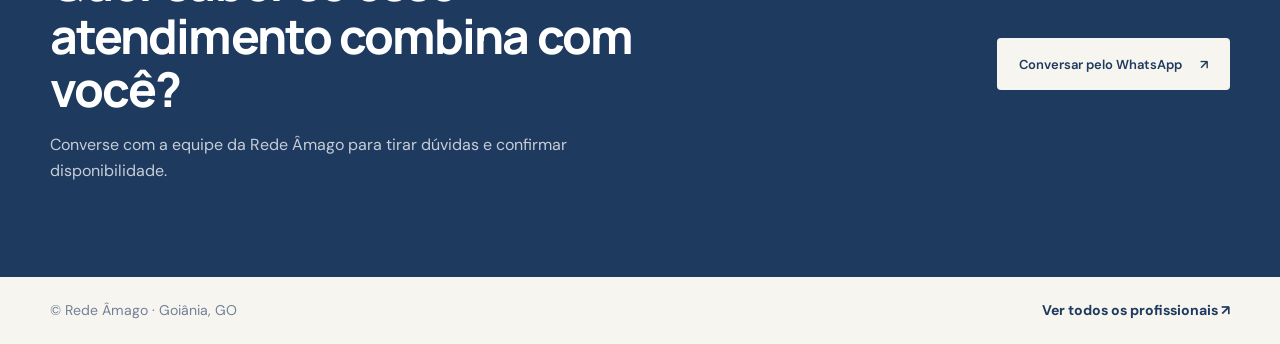
<file: profissionais/santos.html>
<!doctype html>
<html lang="pt-BR">
  <head>
    <meta charset="UTF-8" />
    <meta name="viewport" content="width=device-width, initial-scale=1" />
    <meta name="theme-color" content="#f7f5ef" />
    <meta name="description" content="Psicóloga Santos na Rede Âmago, em Goiânia. Conheça abordagem, público atendido e horários divulgados." />
    <title>Santos | Rede Âmago — Psicologia em Goiânia</title>
    <link rel="preconnect" href="https://fonts.googleapis.com" />
    <link rel="preconnect" href="https://fonts.gstatic.com" crossorigin />
    <link href="https://fonts.googleapis.com/css2?family=DM+Sans:wght@400;500;600;700&family=Manrope:wght@400;500;600;700;800&display=swap" rel="stylesheet" />
    <link rel="stylesheet" href="../styles.css" />
    <link rel="stylesheet" href="../professional-page.css" />
  </head>
  <body class="profile-page">
    <a class="skip-link" href="#conteudo">Pular para o conteúdo</a>
    <header class="site-header">
      <div class="container nav-wrap">
        <a class="brand" href="../index.html" aria-label="Rede Âmago, início"><img class="brand-logo" src="../assets/logo-rede-amago.webp" alt="Rede Âmago" /></a>
        <nav class="profile-nav" aria-label="Navegação principal"><a href="../index.html#profissionais">Nossa equipe</a><a class="button button-small button-dark" href="https://wa.me/5562982881000?text=Ol%C3%A1!%20Gostaria%20de%20informa%C3%A7%C3%B5es%20sobre%20atendimento%20com%20Santos." target="_blank" rel="noopener noreferrer">Falar com a equipe <span aria-hidden="true">↗</span></a></nav>
      </div>
    </header>
    <main id="conteudo">
      <section class="profile-hero">
        <div class="container profile-hero-grid">
          <div class="profile-copy">
            <a class="profile-back" href="../index.html#profissionais"><span aria-hidden="true">←</span> Voltar à equipe</a>
            <p class="eyebrow"><span class="eyebrow-dot"></span> Psicologia · Rede Âmago</p>
            <h1>Santos<span class="profile-role">Psicóloga</span></h1>
            <p class="profile-summary">Psicoterapia individual e em grupo, integrando recursos práticos e científicos ao cuidado.</p>
            <div class="profile-actions"><a class="button button-dark" href="https://wa.me/5562982881000?text=Ol%C3%A1!%20Gostaria%20de%20informa%C3%A7%C3%B5es%20sobre%20atendimento%20com%20Santos." target="_blank" rel="noopener noreferrer">Consultar atendimento pelo WhatsApp <span aria-hidden="true">↗</span></a><a class="text-link" href="#sobre">Conheça o perfil <span aria-hidden="true">↓</span></a></div>
            <p class="profile-contact-note">A equipe pode confirmar disponibilidade, valores e opções presencial ou online.</p>
          </div>
          <div class="profile-portrait-wrap"><img class="profile-portrait" src="../assets/santos.webp" alt="Psicóloga Santos, profissional da Rede Âmago" /><span class="profile-portrait-caption">Psicologia · Goiânia</span></div>
        </div>
      </section>
      <section class="profile-details section" id="sobre">
        <div class="container profile-detail-grid">
          <div class="profile-about"><p class="eyebrow">Sobre o atendimento</p><h2>Cuidado que respeita <em>seu momento.</em></h2><p>Santos tem atuação em Terapia Cognitivo-Comportamental, Neurociências e Psicologia Hospitalar. Oferece acompanhamento individual e em grupo a adolescentes, adultos e idosos, incluindo manejo da ansiedade e suporte em momentos delicados, como luto e crises emocionais.</p><div class="profile-tags" aria-label="Temas e áreas de atuação"><span>Neurociências</span><span>Psicologia hospitalar</span><span>Ansiedade</span><span>Burnout</span><span>Luto</span></div></div>
          <aside class="profile-facts" aria-label="Informações do atendimento">
            <div class="profile-fact"><span class="fact-label">Abordagem / formação</span><strong>Terapia Cognitivo-Comportamental (TCC)</strong></div>
            <div class="profile-fact"><span class="fact-label">Público atendido</span><strong>Adolescentes a partir de 12 anos, adultos, idosos e terapia de casal.</strong></div>
            <div class="profile-fact"><span class="fact-label">Unidade divulgada</span><strong>Região do Buriti Shopping · Goiânia</strong></div>
            <div class="profile-fact"><span class="fact-label">Horários divulgados</span><strong>Segunda, terça e quarta, das 15h às 21h</strong></div>
            <a class="button button-dark profile-fact-button" href="https://wa.me/5562982881000?text=Ol%C3%A1!%20Gostaria%20de%20informa%C3%A7%C3%B5es%20sobre%20atendimento%20com%20Santos." target="_blank" rel="noopener noreferrer">Perguntar sobre horários <span aria-hidden="true">↗</span></a>
          </aside>
        </div>
      </section>
      <section class="profile-next"><div class="container profile-next-inner"><div><p class="eyebrow eyebrow-light">Um primeiro passo já é um começo</p><h2>Quer saber se esse atendimento combina com você?</h2><p>Converse com a equipe da Rede Âmago para tirar dúvidas e confirmar disponibilidade.</p></div><a class="button button-light" href="https://wa.me/5562982881000?text=Ol%C3%A1!%20Gostaria%20de%20informa%C3%A7%C3%B5es%20sobre%20atendimento%20com%20Santos." target="_blank" rel="noopener noreferrer">Conversar pelo WhatsApp <span aria-hidden="true">↗</span></a></div></section>
    </main>
    <footer class="profile-footer"><div class="container"><span>© Rede Âmago · Goiânia, GO</span><a href="../index.html#profissionais">Ver todos os profissionais <span aria-hidden="true">↗</span></a></div></footer>
  </body>
</html>
</file>
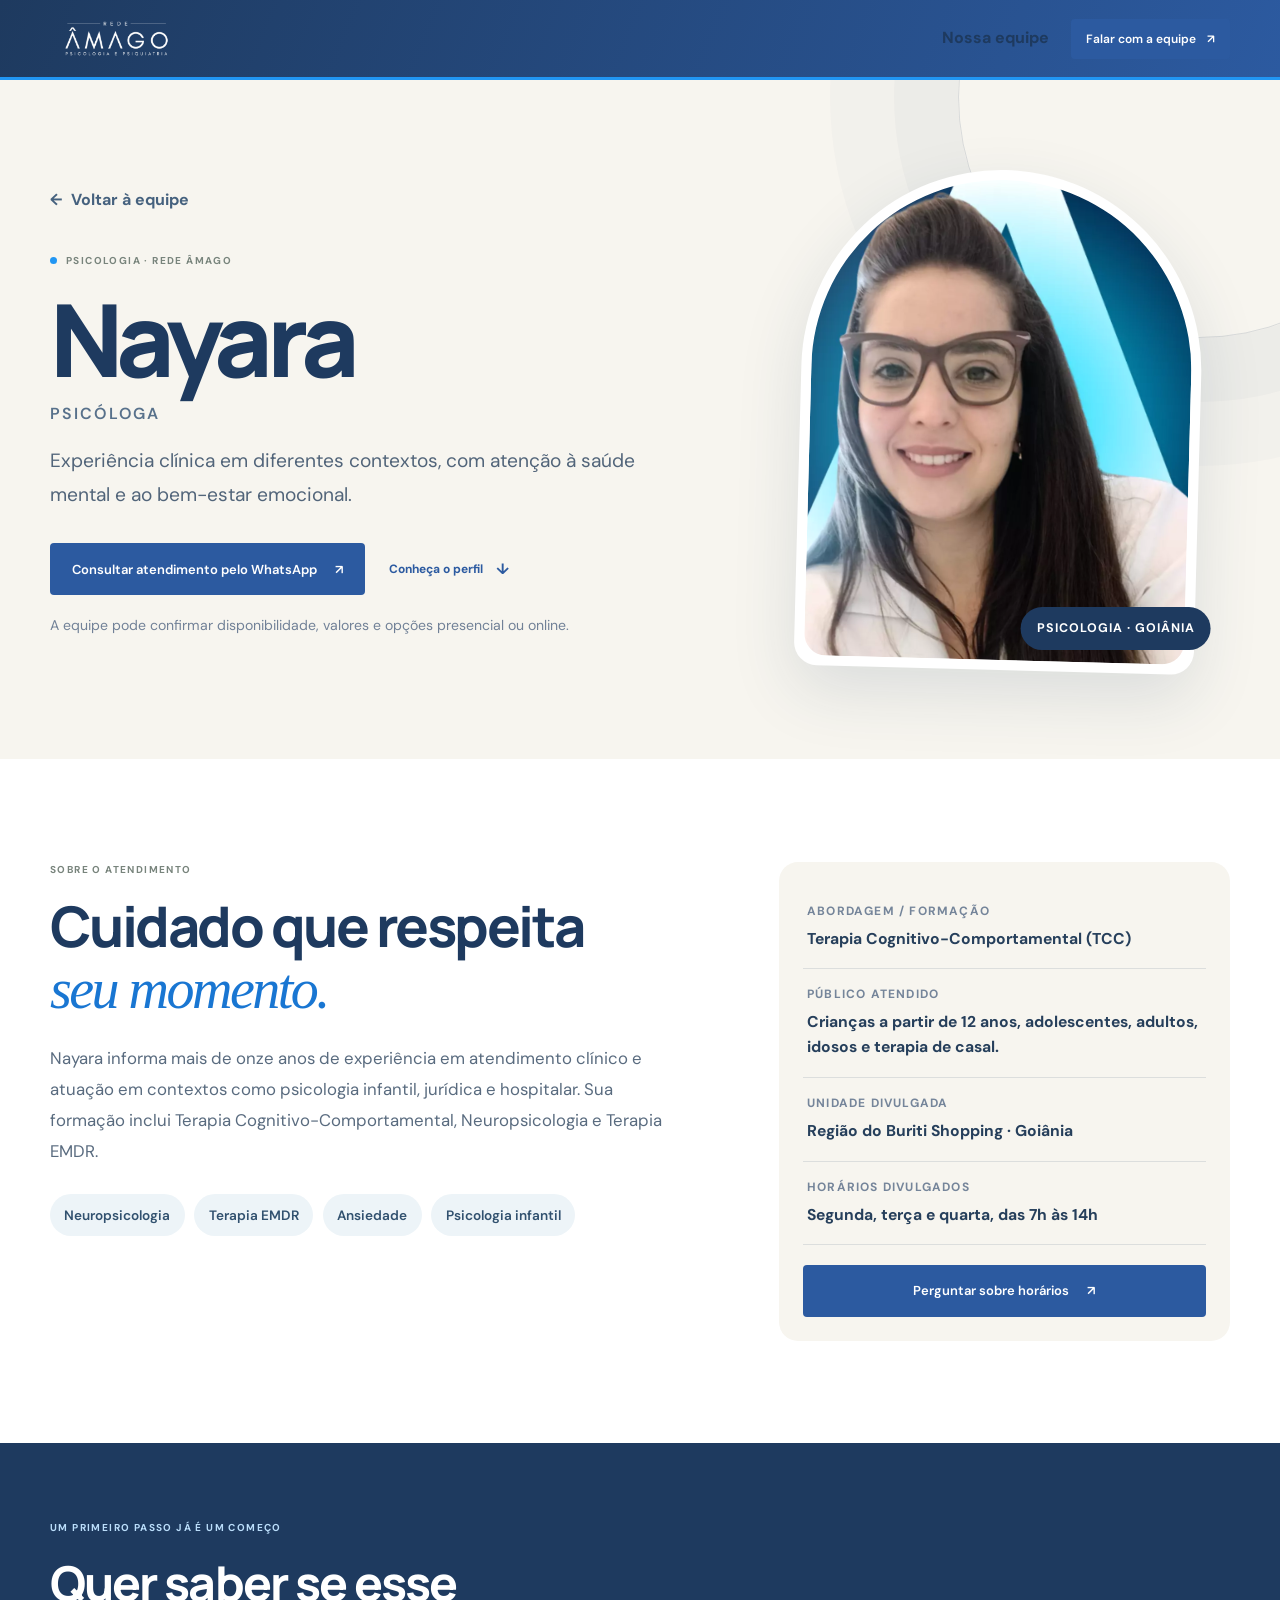
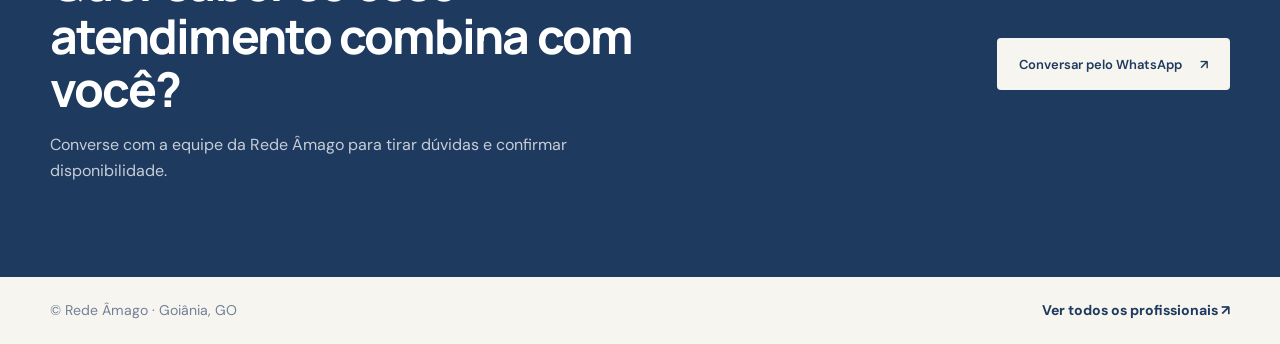
<file: profissionais/silva.html>
<!doctype html>
<html lang="pt-BR">
  <head>
    <meta charset="UTF-8" />
    <meta name="viewport" content="width=device-width, initial-scale=1" />
    <meta name="theme-color" content="#f7f5ef" />
    <meta name="description" content="Psicóloga Nayara na Rede Âmago, em Goiânia. Conheça abordagem, público atendido e horários divulgados." />
    <title>Nayara | Rede Âmago — Psicologia em Goiânia</title>
    <link rel="preconnect" href="https://fonts.googleapis.com" />
    <link rel="preconnect" href="https://fonts.gstatic.com" crossorigin />
    <link href="https://fonts.googleapis.com/css2?family=DM+Sans:wght@400;500;600;700&family=Manrope:wght@400;500;600;700;800&display=swap" rel="stylesheet" />
    <link rel="stylesheet" href="../styles.css" />
    <link rel="stylesheet" href="../professional-page.css" />
  </head>
  <body class="profile-page">
    <a class="skip-link" href="#conteudo">Pular para o conteúdo</a>
    <header class="site-header">
      <div class="container nav-wrap">
        <a class="brand" href="../index.html" aria-label="Rede Âmago, início"><img class="brand-logo" src="../assets/logo-rede-amago.webp" alt="Rede Âmago" /></a>
        <nav class="profile-nav" aria-label="Navegação principal"><a href="../index.html#profissionais">Nossa equipe</a><a class="button button-small button-dark" href="https://wa.me/5562982881000?text=Ol%C3%A1!%20Gostaria%20de%20informa%C3%A7%C3%B5es%20sobre%20atendimento%20com%20Nayara." target="_blank" rel="noopener noreferrer">Falar com a equipe <span aria-hidden="true">↗</span></a></nav>
      </div>
    </header>
    <main id="conteudo">
      <section class="profile-hero">
        <div class="container profile-hero-grid">
          <div class="profile-copy">
            <a class="profile-back" href="../index.html#profissionais"><span aria-hidden="true">←</span> Voltar à equipe</a>
            <p class="eyebrow"><span class="eyebrow-dot"></span> Psicologia · Rede Âmago</p>
            <h1>Nayara<span class="profile-role">Psicóloga</span></h1>
            <p class="profile-summary">Experiência clínica em diferentes contextos, com atenção à saúde mental e ao bem-estar emocional.</p>
            <div class="profile-actions"><a class="button button-dark" href="https://wa.me/5562982881000?text=Ol%C3%A1!%20Gostaria%20de%20informa%C3%A7%C3%B5es%20sobre%20atendimento%20com%20Nayara." target="_blank" rel="noopener noreferrer">Consultar atendimento pelo WhatsApp <span aria-hidden="true">↗</span></a><a class="text-link" href="#sobre">Conheça o perfil <span aria-hidden="true">↓</span></a></div>
            <p class="profile-contact-note">A equipe pode confirmar disponibilidade, valores e opções presencial ou online.</p>
          </div>
          <div class="profile-portrait-wrap"><img class="profile-portrait" src="../assets/silva.webp" alt="Psicóloga Nayara, profissional da Rede Âmago" /><span class="profile-portrait-caption">Psicologia · Goiânia</span></div>
        </div>
      </section>
      <section class="profile-details section" id="sobre">
        <div class="container profile-detail-grid">
          <div class="profile-about"><p class="eyebrow">Sobre o atendimento</p><h2>Cuidado que respeita <em>seu momento.</em></h2><p>Nayara informa mais de onze anos de experiência em atendimento clínico e atuação em contextos como psicologia infantil, jurídica e hospitalar. Sua formação inclui Terapia Cognitivo-Comportamental, Neuropsicologia e Terapia EMDR.</p><div class="profile-tags" aria-label="Temas e áreas de atuação"><span>Neuropsicologia</span><span>Terapia EMDR</span><span>Ansiedade</span><span>Psicologia infantil</span></div></div>
          <aside class="profile-facts" aria-label="Informações do atendimento">
            <div class="profile-fact"><span class="fact-label">Abordagem / formação</span><strong>Terapia Cognitivo-Comportamental (TCC)</strong></div>
            <div class="profile-fact"><span class="fact-label">Público atendido</span><strong>Crianças a partir de 12 anos, adolescentes, adultos, idosos e terapia de casal.</strong></div>
            <div class="profile-fact"><span class="fact-label">Unidade divulgada</span><strong>Região do Buriti Shopping · Goiânia</strong></div>
            <div class="profile-fact"><span class="fact-label">Horários divulgados</span><strong>Segunda, terça e quarta, das 7h às 14h</strong></div>
            <a class="button button-dark profile-fact-button" href="https://wa.me/5562982881000?text=Ol%C3%A1!%20Gostaria%20de%20informa%C3%A7%C3%B5es%20sobre%20atendimento%20com%20Nayara." target="_blank" rel="noopener noreferrer">Perguntar sobre horários <span aria-hidden="true">↗</span></a>
          </aside>
        </div>
      </section>
      <section class="profile-next"><div class="container profile-next-inner"><div><p class="eyebrow eyebrow-light">Um primeiro passo já é um começo</p><h2>Quer saber se esse atendimento combina com você?</h2><p>Converse com a equipe da Rede Âmago para tirar dúvidas e confirmar disponibilidade.</p></div><a class="button button-light" href="https://wa.me/5562982881000?text=Ol%C3%A1!%20Gostaria%20de%20informa%C3%A7%C3%B5es%20sobre%20atendimento%20com%20Nayara." target="_blank" rel="noopener noreferrer">Conversar pelo WhatsApp <span aria-hidden="true">↗</span></a></div></section>
    </main>
    <footer class="profile-footer"><div class="container"><span>© Rede Âmago · Goiânia, GO</span><a href="../index.html#profissionais">Ver todos os profissionais <span aria-hidden="true">↗</span></a></div></footer>
  </body>
</html>
</file>
<file: styles.css>
:root{--paper:#f7f5ef;--paper-deep:#eeece4;--ink:#233a32;--muted:#66716a;--green:#244a3e;--green-dark:#193b31;--moss:#d8e79f;--sage:#a7b5a0;--line:#deddd4;--clay:#d88969;--blue:#b6c8d0;--white:#fff;--heading:"Manrope",sans-serif;--body:"DM Sans",sans-serif}*{box-sizing:border-box}html{scroll-behavior:smooth;scroll-padding-top:90px}body{margin:0;background:var(--paper);color:var(--ink);font-family:var(--body);font-size:16px;line-height:1.55;-webkit-font-smoothing:antialiased}a{color:inherit;text-decoration:none}button{font:inherit}.container{width:min(1180px,calc(100% - 64px));margin:0 auto}.skip-link{position:absolute;top:-50px;left:16px;z-index:20;background:white;padding:12px 18px}.skip-link:focus{top:12px}.site-header{height:80px;position:sticky;top:0;z-index:10;background:rgba(247,245,239,.94);backdrop-filter:blur(14px);border-bottom:1px solid rgba(35,58,50,.08)}.nav-wrap{height:100%;display:flex;align-items:center;justify-content:space-between}.brand{display:inline-flex;align-items:center;gap:11px;color:var(--green);font:500 18px var(--heading);letter-spacing:-.7px}.brand strong{font-weight:800}.brand-mark{width:29px;height:29px;display:flex;align-items:end;gap:3px;position:relative}.brand-mark span{width:7px;border-radius:9px 9px 2px 9px;background:#7d9a76;transform:rotate(-35deg)}.brand-mark span:nth-child(1){height:14px}.brand-mark span:nth-child(2){height:22px;background:#d28768}.brand-mark span:nth-child(3){height:17px;background:#4a6a5b}.site-nav{display:flex;align-items:center;gap:31px;font-size:13px;font-weight:500;color:#516159}.site-nav>a:not(.button):hover,.footer-links a:hover{color:#bd6d4f}.nav-login span{font-size:11px}.button{display:inline-flex;align-items:center;justify-content:center;gap:18px;border-radius:4px;padding:16px 22px;font:600 13px var(--body);transition:transform .2s,background .2s;min-height:52px}.button:hover{transform:translateY(-2px)}.button-dark{background:var(--green);color:#fff}.button-dark:hover{background:var(--green-dark)}.button-small{min-height:40px;padding:10px 15px;gap:11px;font-size:12px}.menu-toggle{display:none}.hero{position:relative;overflow:hidden;padding:72px 0 32px;min-height:625px}.hero-grid{display:grid;grid-template-columns:1fr .91fr;align-items:center;gap:80px;position:relative;z-index:1}.hero-copy{padding:0 0 26px 21px}.eyebrow{margin:0 0 22px;color:#78847c;font-size:10px;letter-spacing:1.4px;font-weight:700;text-transform:uppercase;display:flex;align-items:center;gap:9px}.eyebrow-dot{width:7px;height:7px;border-radius:50%;background:#d88969}.hero h1,.section h2,.journey-intro h2,.contact-inner h2{font:500 clamp(45px,5.5vw,76px)/1.04 var(--heading);letter-spacing:-4.2px;margin:0;color:var(--green)}h1 em,h2 em{font-weight:500;color:#b9684b}.hero-lede{max-width:460px;color:#626e66;font-size:16px;line-height:1.8;margin:25px 0 27px}.hero-actions{display:flex;align-items:center;gap:28px}.text-link{font-weight:700;font-size:12px;color:var(--green);display:inline-flex;gap:13px;align-items:center}.text-link span{font-size:15px;transition:transform .2s}.text-link:hover span{transform:translate(3px,-2px)}.hero-note{display:flex;align-items:center;gap:13px;color:#627067;font-size:11px;line-height:1.5;margin-top:50px}.hero-note strong{color:var(--green);font-size:12px}.note-icon{width:38px;height:38px;background:#eae9dd;border-radius:50%;display:grid;place-items:center;font-size:19px;color:#bb7154}.hero-art{height:438px;position:relative;overflow:hidden;background:#deded1;border-radius:47% 47% 2px 2px;isolation:isolate}.hero-art:before{content:"";position:absolute;inset:0;background:linear-gradient(155deg,#e4e1d6 0 36%,#c7d0bb 36% 61%,#9caa91 61%);z-index:-3}.hero-art:after{content:"";position:absolute;width:100%;height:48%;left:0;bottom:-5%;border-radius:50% 50% 0 0;background:#bdc9b4;z-index:-1}.art-sun{position:absolute;width:150px;height:150px;border-radius:50%;background:#e8ae81;top:58px;right:88px}.art-arch{position:absolute;width:190px;height:262px;bottom:46px;left:calc(50% - 95px);border:1px solid rgba(255,255,255,.65);border-bottom:0;border-radius:100px 100px 0 0;z-index:2}.art-arch:before{content:"";position:absolute;width:139px;height:211px;bottom:0;left:24px;border-radius:80px 80px 0 0;background:rgba(251,247,234,.68);border:1px solid rgba(255,255,255,.55)}.art-leaf{position:absolute;z-index:2;width:85px;height:177px;bottom:78px;border-radius:100% 0 100% 0;background:#597a60;transform:rotate(20deg)}.leaf-left{left:17%;transform:rotate(-25deg);height:142px;background:#809879}.leaf-right{right:16%;height:160px;transform:rotate(46deg);background:#385b4c}.art-leaf:before,.art-leaf:after{content:"";position:absolute;left:50%;top:8%;width:1px;height:83%;background:rgba(240,240,214,.5);transform:rotate(-12deg)}.art-stone{position:absolute;z-index:3;border-radius:48% 52% 34% 29%;background:#d9a87d;box-shadow:inset -10px -8px 12px rgba(129,87,61,.14)}.stone-back{width:85px;height:51px;bottom:85px;left:calc(50% - 100px);transform:rotate(-13deg)}.stone-front{width:106px;height:60px;bottom:45px;left:calc(50% - 52px);background:#e1b589}.art-caption{position:absolute;z-index:4;bottom:20px;right:21px;display:flex;gap:10px;align-items:center;color:var(--green);font:500 11px/1.4 var(--heading)}.caption-spark{font-size:20px}.art-label{position:absolute;color:rgba(34,58,48,.65);font-size:8px;letter-spacing:1.4px;text-transform:uppercase;z-index:2}.label-top{top:31px;left:32px}.label-bottom{bottom:21px;left:24px}.hero-orbit{position:absolute;border:1px solid rgba(92,119,94,.13);border-radius:50%;pointer-events:none}.orbit-one{width:730px;height:730px;right:-212px;top:-380px}.orbit-two{width:940px;height:940px;right:-314px;top:-484px}.trust-row{display:flex;align-items:center;justify-content:center;gap:22px;margin-top:35px;color:#8a9188;text-transform:uppercase;letter-spacing:1.5px;font-size:8px;font-weight:600}.trust-line{width:35px;height:1px;background:#d3d2c9}.section{padding:112px 0}.care-section{background:#f0eee7}.section-heading{margin-bottom:49px}.heading-split{display:flex;align-items:end;justify-content:space-between;gap:40px}.section .eyebrow{margin-bottom:19px}.section h2{font-size:51px;line-height:1.11;letter-spacing:-2.7px}.heading-aside{max-width:375px;color:#6b766d;font-size:14px;line-height:1.8;margin:0 0 7px}.topic-grid{display:grid;grid-template-columns:repeat(4,1fr);gap:13px}.topic-card{position:relative;text-align:left;min-height:216px;border:1px solid #ddded4;background:#f7f5ef;padding:24px 23px;display:flex;flex-direction:column;justify-content:space-between;color:var(--green);cursor:pointer;transition:transform .2s,box-shadow .2s,border .2s}.topic-card:hover,.topic-card:focus-visible{transform:translateY(-4px);border-color:#a4b5a2;box-shadow:0 10px 25px rgba(35,58,50,.08)}.topic-number{font-size:9px;color:#8b958b;letter-spacing:1px}.topic-symbol{font:400 42px/1 var(--heading);position:absolute;top:44px;right:22px}.symbol-1{color:#c57858}.symbol-2{color:#758b70}.symbol-3{color:#819ba3}.symbol-4{color:#d8a264}.topic-title{font:600 17px/1.35 var(--heading);letter-spacing:-.4px}.topic-arrow{position:absolute;right:23px;bottom:22px;color:#859188;font-size:16px}.topic-disclaimer{margin:17px 0 0;color:#8b9289;font-size:10px}.services-section{background:var(--paper)}.service-list{border-top:1px solid var(--line)}.service-item{display:grid;grid-template-columns:1fr 2.2fr 120px;gap:20px;align-items:center;padding:30px 0;border-bottom:1px solid var(--line)}.service-index{font-size:9px;color:#8b948a;letter-spacing:1.1px;font-weight:600}.service-index span{color:#d88969;margin:0 9px}.service-main h3{font:600 27px var(--heading);letter-spacing:-1.2px;margin:0 0 8px;color:var(--green)}.service-main p{max-width:575px;margin:0 0 14px;color:#69756c;font-size:13px;line-height:1.75}.service-main .text-link{font-size:11px}.service-badge{justify-self:end;width:78px;height:78px;border-radius:50%;display:flex;flex-direction:column;align-items:center;justify-content:center;gap:0}.service-badge span{font-size:19px}.service-badge small{font-size:8px;line-height:1.3;text-align:center}.badge-green{background:#dce3d3;color:#3d614c}.badge-peach{background:#f0ded1;color:#a45e43}.badge-blue{background:#dce5e4;color:#4a6c67}.care-note{display:flex;gap:12px;align-items:center;margin-top:23px;color:#858f86;font-size:10px}.care-note>span{width:19px;height:19px;border:1px solid #b6bcb1;color:#829083;border-radius:50%;display:grid;place-items:center;font:600 11px serif}.care-note p{margin:0}.journey-section{padding:104px 0;background:#263f36;color:#fff;overflow:hidden;position:relative}.journey-section:after{content:"";position:absolute;width:600px;height:600px;border-radius:50%;border:1px solid rgba(229,239,212,.1);right:-210px;top:-270px;box-shadow:0 0 0 70px rgba(255,255,255,.018),0 0 0 140px rgba(255,255,255,.014)}.journey-grid{display:grid;grid-template-columns:1fr .88fr;gap:100px;align-items:center;position:relative;z-index:1}.eyebrow-light{color:#b7c5b9}.journey-intro h2{color:white;font-size:47px;letter-spacing:-2.8px}.journey-intro h2 em,.contact-inner h2 em{color:#d4e796}.journey-intro>p:not(.eyebrow){max-width:425px;color:#c7d0c7;font-size:13px;line-height:1.8;margin:23px 0}.button-light{background:#f7f5ef;color:var(--green);margin-top:8px}.button-light:hover{background:#dce8b3}.journey-steps{border-top:1px solid rgba(255,255,255,.2)}.step{padding:24px 0;display:grid;grid-template-columns:44px 1fr;gap:18px;position:relative}.step-no{font:500 11px var(--heading);color:#cddd91;padding-top:5px}.step h3{font:600 16px var(--heading);margin:0 0 6px;color:white}.step p{font-size:11px;line-height:1.7;color:#bfcbc1;margin:0;max-width:340px}.step-line{position:absolute;bottom:0;left:0;width:100%;height:1px;background:rgba(255,255,255,.17)}.locations-section{background:#f0eee7}.location-grid{display:grid;grid-template-columns:repeat(3,1fr);gap:14px}.location-card{position:relative;min-height:276px;overflow:hidden;background:#f8f7f2;padding:23px 24px;border:1px solid #e2e0d7}.location-main{background:#e4e8dc}.location-tag{font-size:8px;letter-spacing:1.2px;font-weight:700;color:#879187}.location-icon{position:absolute;right:22px;top:20px;font-size:23px;color:#c07758}.location-card h3{font:600 23px var(--heading);letter-spacing:-.8px;margin:35px 0 6px;color:var(--green);position:relative;z-index:1}.location-card p{font-size:11px;color:#6c786f;max-width:220px;margin:0 0 20px;position:relative;z-index:1}.location-link{position:relative;z-index:1;font-size:10px;font-weight:700;color:var(--green)}.location-link span{margin-left:8px}.location-art{position:absolute;right:0;bottom:0;width:140px;height:90px;opacity:.68}.location-art span{position:absolute;bottom:-35px;right:10px;width:72px;height:95px;background:#b4c0a7;border-radius:50% 50% 0 0}.location-art span:nth-child(2){right:56px;height:70px;width:55px;background:#d4a37f}.location-art span:nth-child(3){right:99px;height:52px;width:42px;background:#879b82}.art-buriti span{background:#d5c59a}.art-buriti span:nth-child(2){background:#9faf9b}.art-switzerland span{background:#d1aa8f}.art-switzerland span:nth-child(2){background:#a6b8ba}.online-strip{display:flex;align-items:center;gap:17px;background:#e2e6dc;margin-top:16px;padding:20px 23px}.online-orb{width:38px;height:38px;border-radius:50%;background:#f8f7f2;display:grid;place-items:center;color:#52705d}.online-strip div{flex:1}.online-strip strong{font:600 13px var(--heading);color:var(--green)}.online-strip p{font-size:10px;color:#6c796e;margin:2px 0 0}.online-strip .text-link{font-size:10px}.faq-section{background:var(--paper)}.faq-grid{display:grid;grid-template-columns:.75fr 1.25fr;gap:95px}.faq-intro h2{font-size:46px}.faq-intro>p:not(.eyebrow){font-size:12px;color:#748077;max-width:260px;line-height:1.8;margin:18px 0}.faq-intro>.text-link{margin-top:11px}.faq-list{border-top:1px solid var(--line)}.faq-list details{border-bottom:1px solid var(--line);padding:21px 0}.faq-list summary{list-style:none;cursor:pointer;display:flex;align-items:center;justify-content:space-between;font:600 14px var(--heading);color:#344c40}.faq-list summary::-webkit-details-marker{display:none}.faq-list summary span{font-size:21px;font-weight:400;color:#bd7658;transition:transform .2s}.faq-list details[open] summary span{transform:rotate(45deg)}.faq-list details p{color:#718077;font-size:12px;line-height:1.8;max-width:520px;margin:13px 25px 0 0}.contact-section{position:relative;overflow:hidden;text-align:center;background:#293f36;color:#fff;padding:91px 0 82px}.contact-inner{position:relative;z-index:1}.contact-inner .eyebrow{justify-content:center}.contact-inner h2{color:#fff;font-size:55px;letter-spacing:-3.4px}.contact-copy{font-size:13px;color:#c5d0c5;max-width:440px;margin:19px auto 24px}.button-lime{background:#d9e99d;color:#254134;min-width:244px}.button-lime:hover{background:#ebf6c2}.whatsapp-icon{font-size:19px}.contact-phone{font:600 12px var(--heading);margin:15px 0 0;color:#e0e9db}.contact-phone span{font:400 10px var(--body);color:#b7c3b9}.contact-sun{position:absolute;width:360px;height:360px;border-radius:50%;border:1px solid rgba(222,239,203,.12);left:calc(50% - 180px);top:-260px;box-shadow:0 0 0 48px rgba(255,255,255,.018),0 0 0 96px rgba(255,255,255,.012)}.site-footer{background:#f0eee7;padding:45px 0 20px}.footer-top{display:grid;grid-template-columns:1.2fr 1fr 1fr 1fr;gap:30px;padding-bottom:40px;border-bottom:1px solid #d9d9cf}.brand-footer{align-self:start}.footer-top>p{margin:0;color:#6e7a71;font:500 13px/1.65 var(--heading)}.footer-links{display:flex;flex-direction:column;align-items:start;gap:9px;color:#66736a;font-size:10px}.footer-bottom{display:flex;align-items:center;justify-content:space-between;padding-top:17px;color:#92998f;font-size:9px}.footer-disclaimer{text-align:center;color:#a0a59d;font-size:8px;margin:16px 0 0}.floating-whatsapp{position:fixed;z-index:5;bottom:24px;right:24px;width:50px;height:50px;border-radius:50%;display:grid;place-items:center;background:#d5e99a;color:#224536;font-size:23px;box-shadow:0 7px 24px rgba(29,62,47,.2);transition:transform .2s}.floating-whatsapp:hover{transform:translateY(-3px)}:focus-visible{outline:3px solid #cd7f60;outline-offset:4px}
@media(max-width:900px){.container{width:min(100% - 42px,700px)}.site-nav{gap:17px}.site-nav>a:not(.button){font-size:11px}.nav-login{display:none}.hero{padding-top:57px}.hero-grid{gap:38px;grid-template-columns:1.08fr .92fr}.hero-copy{padding-left:0}.hero h1{font-size:58px}.hero-art{height:390px}.section{padding:86px 0}.journey-grid{gap:50px}.faq-grid{gap:55px}.topic-card{min-height:190px;padding:20px}.service-item{grid-template-columns:.8fr 2fr 90px}}
@media(max-width:680px){html{scroll-padding-top:72px}.container{width:calc(100% - 40px)}.site-header{height:68px}.brand{font-size:17px}.menu-toggle{display:flex;width:42px;height:42px;border:0;background:transparent;flex-direction:column;justify-content:center;gap:6px;padding:9px;cursor:pointer}.menu-toggle span{height:1.5px;background:var(--green);width:22px}.site-nav{position:absolute;left:0;right:0;top:67px;background:var(--paper);padding:12px 20px 22px;display:none;flex-direction:column;align-items:stretch;gap:0;border-bottom:1px solid var(--line);box-shadow:0 10px 22px rgba(35,58,50,.08)}.site-nav.is-open{display:flex}.site-nav>a:not(.button){display:block;padding:13px 0;border-bottom:1px solid var(--line);font-size:13px}.site-nav .nav-login{display:block}.site-nav .nav-cta{margin-top:14px;justify-content:center}.hero{padding:50px 0 25px;min-height:auto}.hero-grid{display:flex;flex-direction:column;align-items:stretch;gap:35px}.hero-copy{padding:0}.eyebrow{font-size:9px;letter-spacing:1.2px;margin-bottom:17px}.hero h1{font-size:51px;letter-spacing:-3.2px}.hero-lede{font-size:14px;line-height:1.7;margin:19px 0 21px;max-width:400px}.hero-actions{gap:18px;flex-wrap:wrap}.button{min-height:48px;padding:14px 17px;gap:13px;font-size:12px}.text-link{font-size:10px}.hero-note{margin-top:25px}.hero-art{height:320px;width:min(100%,430px);align-self:center;border-radius:48% 48% 2px 2px}.art-sun{width:115px;height:115px;top:45px;right:70px}.art-arch{height:200px;width:156px;left:calc(50% - 78px);bottom:39px}.art-arch:before{width:111px;height:160px;left:21px}.art-leaf{height:128px;width:64px;bottom:58px}.leaf-left{left:16%;height:110px}.leaf-right{right:15%;height:120px}.stone-back{bottom:66px}.stone-front{bottom:37px}.trust-row{margin-top:23px;gap:12px;font-size:7px;letter-spacing:1px}.trust-line{width:20px}.section{padding:72px 0}.heading-split{display:block}.section-heading{margin-bottom:31px}.section h2{font-size:39px;letter-spacing:-2px}.heading-aside{font-size:12px;margin:16px 0 0;max-width:430px}.topic-grid{grid-template-columns:repeat(2,1fr);gap:9px}.topic-card{min-height:169px;padding:17px}.topic-symbol{font-size:33px;right:16px;top:35px}.topic-title{font-size:14px}.topic-arrow{right:16px;bottom:15px}.topic-disclaimer{font-size:9px;line-height:1.6}.service-item{grid-template-columns:1fr 60px;gap:9px;padding:23px 0}.service-index{grid-column:1/-1;font-size:8px}.service-main h3{font-size:23px}.service-main p{font-size:11px}.service-main .text-link{font-size:10px}.service-badge{grid-column:2;grid-row:2;width:54px;height:54px;align-self:center}.service-badge span{font-size:15px}.service-badge small{font-size:7px}.care-note{font-size:9px;align-items:flex-start}.care-note>span{flex:0 0 19px}.journey-section{padding:72px 0}.journey-grid{grid-template-columns:1fr;gap:38px}.journey-intro h2{font-size:39px;letter-spacing:-2.2px}.journey-intro>p:not(.eyebrow){font-size:12px}.step{padding:19px 0;gap:12px;grid-template-columns:32px 1fr}.step h3{font-size:14px}.step p{font-size:10px}.location-grid{grid-template-columns:1fr;gap:10px}.location-card{min-height:235px;padding:21px}.location-card h3{margin-top:27px}.location-art{transform:scale(.83);transform-origin:bottom right}.online-strip{align-items:flex-start;padding:17px 14px;gap:11px}.online-strip strong{font-size:11px}.online-strip p{font-size:9px;line-height:1.5}.online-strip .text-link{white-space:nowrap;font-size:9px;gap:5px}.online-orb{width:31px;height:31px;flex:0 0 31px}.faq-grid{grid-template-columns:1fr;gap:32px}.faq-intro h2{font-size:39px}.faq-intro>p:not(.eyebrow){font-size:11px;margin:13px 0}.faq-list details{padding:17px 0}.faq-list summary{font-size:12px}.faq-list details p{font-size:10px}.contact-section{padding:69px 0 62px}.contact-inner h2{font-size:42px;letter-spacing:-2.4px}.contact-copy{font-size:11px;max-width:330px}.contact-phone{font-size:11px}.footer-top{grid-template-columns:1fr 1fr;gap:25px;padding-bottom:26px}.footer-top>p{font-size:11px}.footer-links{font-size:9px}.footer-bottom{gap:10px;flex-wrap:wrap;font-size:8px}.footer-disclaimer{font-size:7px;line-height:1.5;padding:0 10px}.floating-whatsapp{width:45px;height:45px;right:14px;bottom:14px}}
@media(prefers-reduced-motion:reduce){*,*::before,*::after{scroll-behavior:auto!important;transition:none!important}}

/* Identidade oficial Rede Âmago: azul marinho, azul vivo e branco. */
:root{--paper:#f7f9fc;--paper-deep:#eef3f8;--ink:#1e3a5f;--muted:#5b6e84;--green:#2c5aa0;--green-dark:#1e3a5f;--moss:#e4f1ff;--sage:#90caf9;--line:#dce5ef;--clay:#1976d2;--blue:#bbdefb}
.site-header{background:linear-gradient(112deg,#1e3a5f 0%,#2c5aa0 100%);border-bottom:3px solid #2196f3;color:#fff}
.brand{color:#fff}.brand-logo{width:134px;height:auto;max-height:44px;object-fit:contain;display:block}.site-nav{color:rgba(255,255,255,.9)}.site-nav>a:not(.button):hover{color:#90caf9}.site-nav .button-dark{background:#fff;color:#1e3a5f}.site-nav .button-dark:hover{background:#e4f1ff}.menu-toggle span{background:#fff}
h1 em,h2 em{color:#1976d2}.eyebrow-dot{background:#2196f3}.note-icon{color:#1976d2}.button-dark{background:#2c5aa0}.button-dark:hover{background:#1e3a5f}.hero-orbit{border-color:rgba(44,90,160,.12)}.trust-line{background:#b9cce2}.trust-row{color:#7187a1}
.hero-art{height:438px;position:relative;overflow:hidden;background:linear-gradient(145deg,#dceeff,#f5f9fd 64%);border-radius:26px;isolation:isolate;box-shadow:0 25px 70px rgba(30,58,95,.12)}.hero-art:before{content:"";position:absolute;inset:auto -10% -28% 13%;height:70%;background:#c2dcf3;border-radius:50%;z-index:-1}.hero-art:after{content:"";position:absolute;top:-22%;left:-10%;width:62%;height:56%;background:#edf6ff;border-radius:50%;z-index:-1}
.hero-photo-main{position:absolute;inset:24px 83px 42px 36px;border-radius:14px 98px 14px 14px;overflow:hidden;background:#2c5aa0;box-shadow:0 20px 48px rgba(23,58,107,.2)}.hero-photo-main img{width:100%;height:100%;object-fit:cover;object-position:center 28%}.hero-photo-card{position:absolute;z-index:2;overflow:hidden;border:5px solid #fff;background:#fff;border-radius:13px;box-shadow:0 15px 40px rgba(30,58,95,.24);width:142px}.hero-photo-card img{width:100%;height:112px;object-fit:cover;object-position:center 23%;display:block}.hero-photo-card span{display:block;padding:8px 9px 9px;color:#1e3a5f;font:700 9px var(--body);letter-spacing:.8px;text-transform:uppercase}.hero-photo-top{top:29px;right:17px;transform:rotate(3deg)}.hero-photo-bottom{bottom:20px;left:17px;transform:rotate(-3deg)}.hero-photo-label{position:absolute;z-index:3;right:17px;bottom:32px;display:flex;align-items:center;gap:8px;background:#1e3a5f;color:#fff;border-radius:10px;padding:11px 13px;font:600 9px/1.35 var(--heading);box-shadow:0 8px 24px rgba(30,58,95,.23)}.hero-photo-label .caption-spark{color:#90caf9;font-size:16px}.hero-photo-kicker{position:absolute;left:28px;top:14px;color:#426690;font-size:8px;font-weight:700;text-transform:uppercase;letter-spacing:1.4px}
.care-section,.locations-section,.site-footer{background:#f0f4f8}.topic-card{background:#fff;border-color:#dce5ef}.topic-card:hover,.topic-card:focus-visible{border-color:#90caf9;box-shadow:0 12px 28px rgba(30,58,95,.1)}.symbol-1,.symbol-2,.symbol-3,.symbol-4{color:#1976d2}.service-badge{background:#e5eff9;color:#2c5aa0}.badge-peach{background:#e5eff9;color:#2c5aa0}.badge-blue{background:#e5eff9;color:#2c5aa0}.care-note>span{color:#2c5aa0;border-color:#90a9c5}.journey-section,.contact-section{background:#1e3a5f}.journey-section:after{border-color:rgba(144,202,249,.14)}.eyebrow-light{color:#bbdefb}.journey-intro h2 em,.contact-inner h2 em{color:#90caf9}.button-light{color:#1e3a5f}.button-light:hover{background:#e4f1ff}.step-no{color:#90caf9}.step-line{background:rgba(255,255,255,.18)}.location-main{background:#e5eff9}.location-card{background:#fff;border-color:#dce5ef}.location-tag{color:#7187a1}.location-icon{color:#1976d2}.location-art span{background:#bbdefb}.location-art span:nth-child(2){background:#90caf9}.location-art span:nth-child(3){background:#638cba}.online-strip{background:#e5eff9}.online-orb{color:#2c5aa0}.faq-list details{border-color:#dce5ef}.faq-list{border-color:#dce5ef}.faq-list summary span{color:#1976d2}.site-footer{background:#1e3a5f;color:#fff}.footer-top{border-color:rgba(255,255,255,.2)}.footer-top>p,.footer-links,.footer-bottom{color:#d4e4f5}.footer-links a:hover{color:#90caf9}.footer-disclaimer{color:#adc5e0}.footer-bottom a{color:#fff}.footer-bottom a:hover{color:#90caf9}.brand-footer{align-self:start}
.contact-sun{border-color:rgba(144,202,249,.16)}.floating-whatsapp{background:#4a8b52;color:#fff}.floating-whatsapp:hover{background:#357b3d}
.professionals-section{background:#fff}.team-toolbar{display:flex;align-items:center;justify-content:space-between;gap:18px;padding:0 0 20px;margin:0 0 21px;border-bottom:1px solid var(--line)}.team-toolbar>p{font-size:10px;color:#7187a1;margin:0}.team-filters{display:flex;gap:8px;flex-wrap:wrap}.filter-chip{min-height:40px;border:1px solid #d5e0eb;border-radius:99px;background:#fff;color:#425d7e;padding:8px 13px;display:inline-flex;align-items:center;gap:8px;font-size:10px;font-weight:700;cursor:pointer;transition:background .2s,color .2s,border .2s}.filter-chip span{font-size:9px;opacity:.72}.filter-chip:hover,.filter-chip.is-active{background:#1e3a5f;border-color:#1e3a5f;color:#fff}.team-grid{display:grid;grid-template-columns:repeat(3,minmax(0,1fr));gap:18px}.professional-card{overflow:hidden;border:1px solid #e1e8f0;border-radius:12px;background:#fff;box-shadow:0 9px 25px rgba(30,58,95,.055);transition:transform .22s,box-shadow .22s,border-color .22s}.professional-card:hover{transform:translateY(-5px);box-shadow:0 18px 38px rgba(30,58,95,.12);border-color:#bfd5eb}.professional-photo{height:210px;display:block;position:relative;overflow:hidden;background:#e6f1fb}.professional-photo img{display:block;width:100%;height:100%;object-fit:cover;object-position:center 27%;transition:transform .45s}.professional-card:hover .professional-photo img{transform:scale(1.04)}.photo-arrow{position:absolute;right:12px;top:12px;width:31px;height:31px;border-radius:50%;display:grid;place-items:center;background:#fff;color:#1e3a5f;font-size:15px;box-shadow:0 3px 10px rgba(0,0,0,.12)}.professional-info{padding:16px 17px 17px}.professional-type{font-size:8px;font-weight:800;letter-spacing:1.1px;color:#1976d2;text-transform:uppercase}.professional-info h3{font:700 21px/1.2 var(--heading);letter-spacing:-.6px;color:#1e3a5f;margin:7px 0 7px}.professional-info>p{font-size:11px;color:#65788e;line-height:1.65;min-height:38px;margin:0 0 12px}.professional-meta{display:flex;flex-wrap:wrap;gap:6px;margin:0 0 14px}.professional-meta span{display:inline-flex;padding:5px 8px;border-radius:5px;background:#f0f5fa;color:#57708d;font-size:8px;font-weight:600}.professional-link{display:flex;align-items:center;justify-content:space-between;min-height:42px;border-top:1px solid #e6edf4;padding-top:12px;color:#1e3a5f;font-size:10px;font-weight:700}.professional-link span{font-size:14px;color:#1976d2;transition:transform .2s}.professional-link:hover span{transform:translate(2px,-2px)}.professional-card[hidden]{display:none}.team-footnote{margin:18px 0 0;color:#7187a1;font-size:9px;line-height:1.6}
@media(max-width:900px){.hero-photo-main{inset:23px 63px 36px 25px}.hero-photo-card{width:120px}.hero-photo-card img{height:98px}.hero-photo-top{right:10px}.hero-photo-bottom{left:10px}.team-grid{grid-template-columns:repeat(2,minmax(0,1fr))}}
@media(max-width:680px){.brand-logo{width:118px;max-height:40px}.site-nav{background:#1e3a5f;border-bottom:1px solid rgba(255,255,255,.2)}.site-nav>a:not(.button){border-color:rgba(255,255,255,.15);color:#fff}.site-nav>a:not(.button):hover{color:#90caf9}.hero-art{height:320px;width:min(100%,430px);border-radius:20px}.hero-photo-main{inset:21px 66px 34px 23px;border-radius:12px 78px 12px 12px}.hero-photo-card{width:105px;border-width:4px;border-radius:10px}.hero-photo-card img{height:78px}.hero-photo-card span{font-size:7px;padding:6px 7px}.hero-photo-top{right:7px;top:25px}.hero-photo-bottom{left:8px;bottom:12px}.hero-photo-label{right:8px;bottom:23px;padding:8px 9px;font-size:8px}.hero-photo-label .caption-spark{font-size:13px}.hero-photo-kicker{left:18px;top:12px;font-size:7px}.team-toolbar{display:block}.team-filters{gap:6px}.filter-chip{padding:8px 10px;font-size:9px}.team-toolbar>p{margin-top:11px}.team-grid{grid-template-columns:1fr 1fr;gap:10px}.professional-photo{height:145px}.professional-info{padding:12px 11px 12px}.professional-info h3{font-size:17px}.professional-type{font-size:7px;letter-spacing:.7px}.professional-info>p{font-size:9px;min-height:55px;line-height:1.55}.professional-meta{gap:4px}.professional-meta span{font-size:7px;padding:5px 6px}.professional-link{font-size:8px}.professional-link span{font-size:12px}.site-footer .footer-top{grid-template-columns:1fr 1fr}.site-footer .brand-logo{width:116px}}
</file>
<file: professional-page.css>
.profile-page { min-height: 100vh; }
.profile-nav { display: flex; align-items: center; gap: 1.35rem; }
.profile-nav > a:first-child, .profile-footer a { color: var(--ink, #1e3a5f); text-decoration: none; font-weight: 700; }
.profile-hero { position: relative; overflow: hidden; padding: clamp(3rem, 7vw, 6.5rem) 0; background: #f7f5ef; }
.profile-hero::after { position: absolute; width: 30rem; height: 30rem; right: -10rem; top: -14rem; border: 1px solid rgba(30,58,95,.14); border-radius: 50%; content: ""; box-shadow: 0 0 0 4rem rgba(30,58,95,.025), 0 0 0 8rem rgba(30,58,95,.02); pointer-events: none; }
.profile-hero-grid { position: relative; z-index: 1; display: grid; grid-template-columns: minmax(0, 1.1fr) minmax(18rem, .8fr); gap: clamp(2.5rem, 7vw, 7rem); align-items: center; }
.profile-back { display: inline-flex; align-items: center; gap: .55rem; margin-bottom: 2.5rem; color: #45617e; text-decoration: none; font-weight: 700; }
.profile-back:hover, .profile-nav > a:first-child:hover, .profile-footer a:hover { color: #1976d2; }
.profile-copy h1 { margin: .5rem 0 1.2rem; color: #1e3a5f; font: 800 clamp(3.5rem, 8vw, 6.3rem)/.98 Manrope, sans-serif; letter-spacing: -.065em; }
.profile-role { display: block; margin-top: .85rem; color: #58718b; font: 600 1rem/1.4 "DM Sans", sans-serif; letter-spacing: .12em; text-transform: uppercase; }
.profile-summary { max-width: 39rem; color: #52657a; font-size: clamp(1.05rem, 1.5vw, 1.25rem); line-height: 1.75; }
.profile-actions { display: flex; flex-wrap: wrap; align-items: center; gap: 1.1rem 1.5rem; margin-top: 2rem; }
.profile-contact-note { margin-top: 1.25rem; color: #718197; font-size: .88rem; }
.profile-portrait-wrap { position: relative; justify-self: center; width: min(100%, 25rem); aspect-ratio: 4 / 5; padding: .65rem; border-radius: 13rem 13rem 1.5rem 1.5rem; background: #fff; box-shadow: 0 24px 65px rgba(30,58,95,.13); transform: rotate(1.5deg); }
.profile-portrait { width: 100%; height: 100%; display: block; object-fit: cover; border-radius: inherit; }
.profile-portrait-caption { position: absolute; right: -1rem; bottom: 1.4rem; padding: .75rem 1rem; color: #fff; background: #1e3a5f; border-radius: 2rem; font-size: .78rem; font-weight: 700; letter-spacing: .08em; text-transform: uppercase; transform: rotate(-1.5deg); }
.profile-details { padding-top: clamp(4rem, 8vw, 7rem); padding-bottom: clamp(4rem, 8vw, 7rem); background: #fff; }
.profile-detail-grid { display: grid; grid-template-columns: minmax(0, 1fr) minmax(17rem, .72fr); gap: clamp(2.5rem, 8vw, 8rem); align-items: start; }
.profile-about h2 { max-width: 37rem; margin: .5rem 0 1.5rem; color: #1e3a5f; font: 750 clamp(2.1rem, 4.4vw, 3.5rem)/1.08 Manrope, sans-serif; letter-spacing: -.045em; }
.profile-about h2 em { color: #1976d2; font-family: Georgia, serif; font-weight: 500; }
.profile-about > p:last-of-type { max-width: 44rem; color: #596b7f; font-size: 1.05rem; line-height: 1.85; }
.profile-tags { display: flex; flex-wrap: wrap; gap: .6rem; margin-top: 1.7rem; }
.profile-tags span { padding: .65rem .9rem; color: #31516f; background: #edf4f8; border-radius: 2rem; font-size: .85rem; font-weight: 600; }
.profile-facts { padding: 1.5rem; background: #f7f5ef; border-radius: 1.2rem; }
.profile-fact { padding: 1rem .25rem 1.1rem; border-bottom: 1px solid rgba(30,58,95,.12); }
.fact-label { display: block; margin-bottom: .4rem; color: #75859a; font-size: .75rem; font-weight: 700; letter-spacing: .1em; text-transform: uppercase; }
.profile-fact strong { display: block; color: #263f5b; font-size: .98rem; line-height: 1.55; }
.profile-fact-button { display: flex; justify-content: center; margin-top: 1.2rem; }
.profile-next { padding: clamp(3rem, 6vw, 5rem) 0; color: white; background: #1e3a5f; }
.profile-next-inner { display: flex; align-items: center; justify-content: space-between; gap: 2rem; }
.profile-next h2 { max-width: 38rem; margin: .45rem 0 .8rem; font: 750 clamp(1.8rem, 4vw, 3rem)/1.1 Manrope, sans-serif; letter-spacing: -.04em; }
.profile-next-inner > div > p:last-child { max-width: 37rem; color: rgba(255,255,255,.75); line-height: 1.65; }
.profile-footer { padding: 1.4rem 0; color: #718197; background: #f7f5ef; font-size: .88rem; }
.profile-footer .container { display: flex; justify-content: space-between; gap: 1rem; }
@media (max-width: 760px) { .profile-hero-grid, .profile-detail-grid { grid-template-columns: 1fr; } .profile-hero-grid { gap: 2.5rem; } .profile-portrait-wrap { width: min(80%, 21rem); } .profile-back { margin-bottom: 1.5rem; } .profile-next-inner { align-items: flex-start; flex-direction: column; } }
@media (max-width: 480px) { .profile-nav > a:first-child { display: none; } .profile-hero { padding: 2.25rem 0 3rem; } .profile-copy h1 { font-size: 3.3rem; } .profile-actions { align-items: flex-start; flex-direction: column; } .profile-actions .button { text-align: center; } .profile-footer .container { align-items: flex-start; flex-direction: column; } }
</file>
